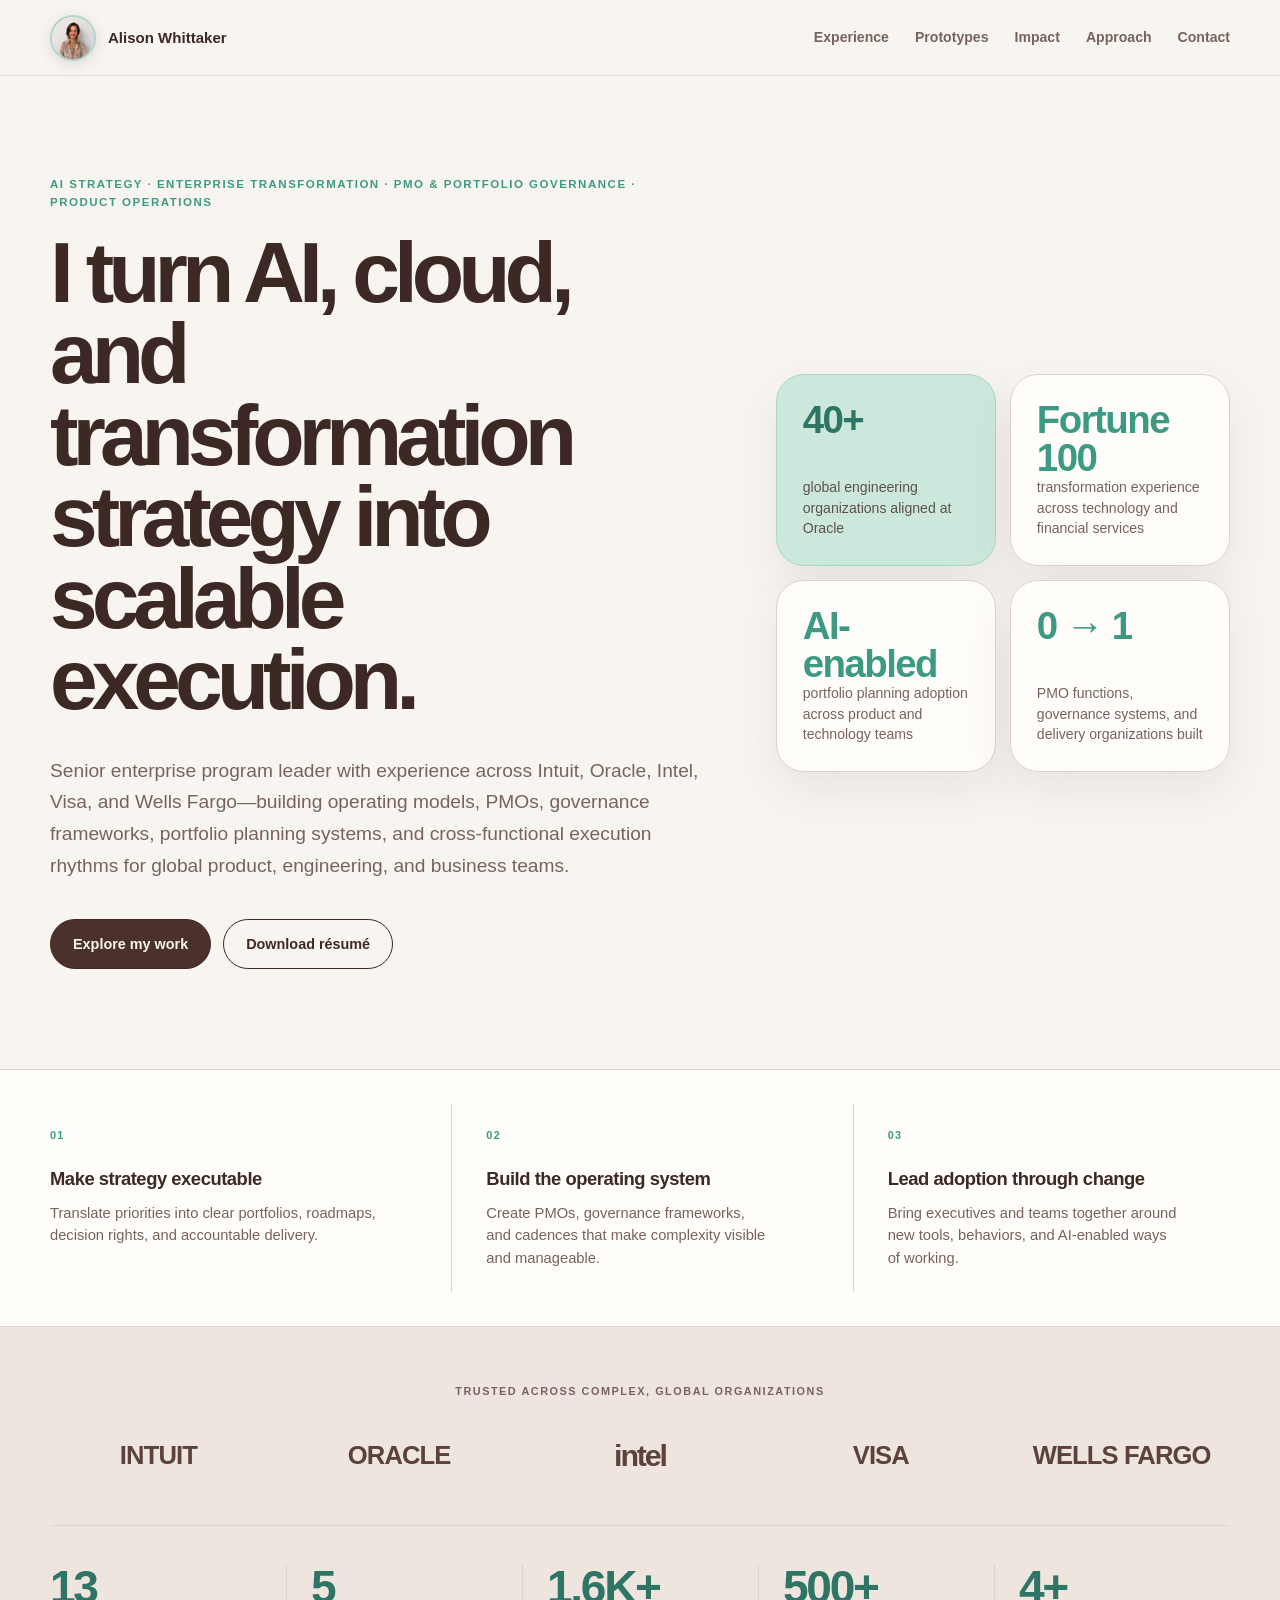
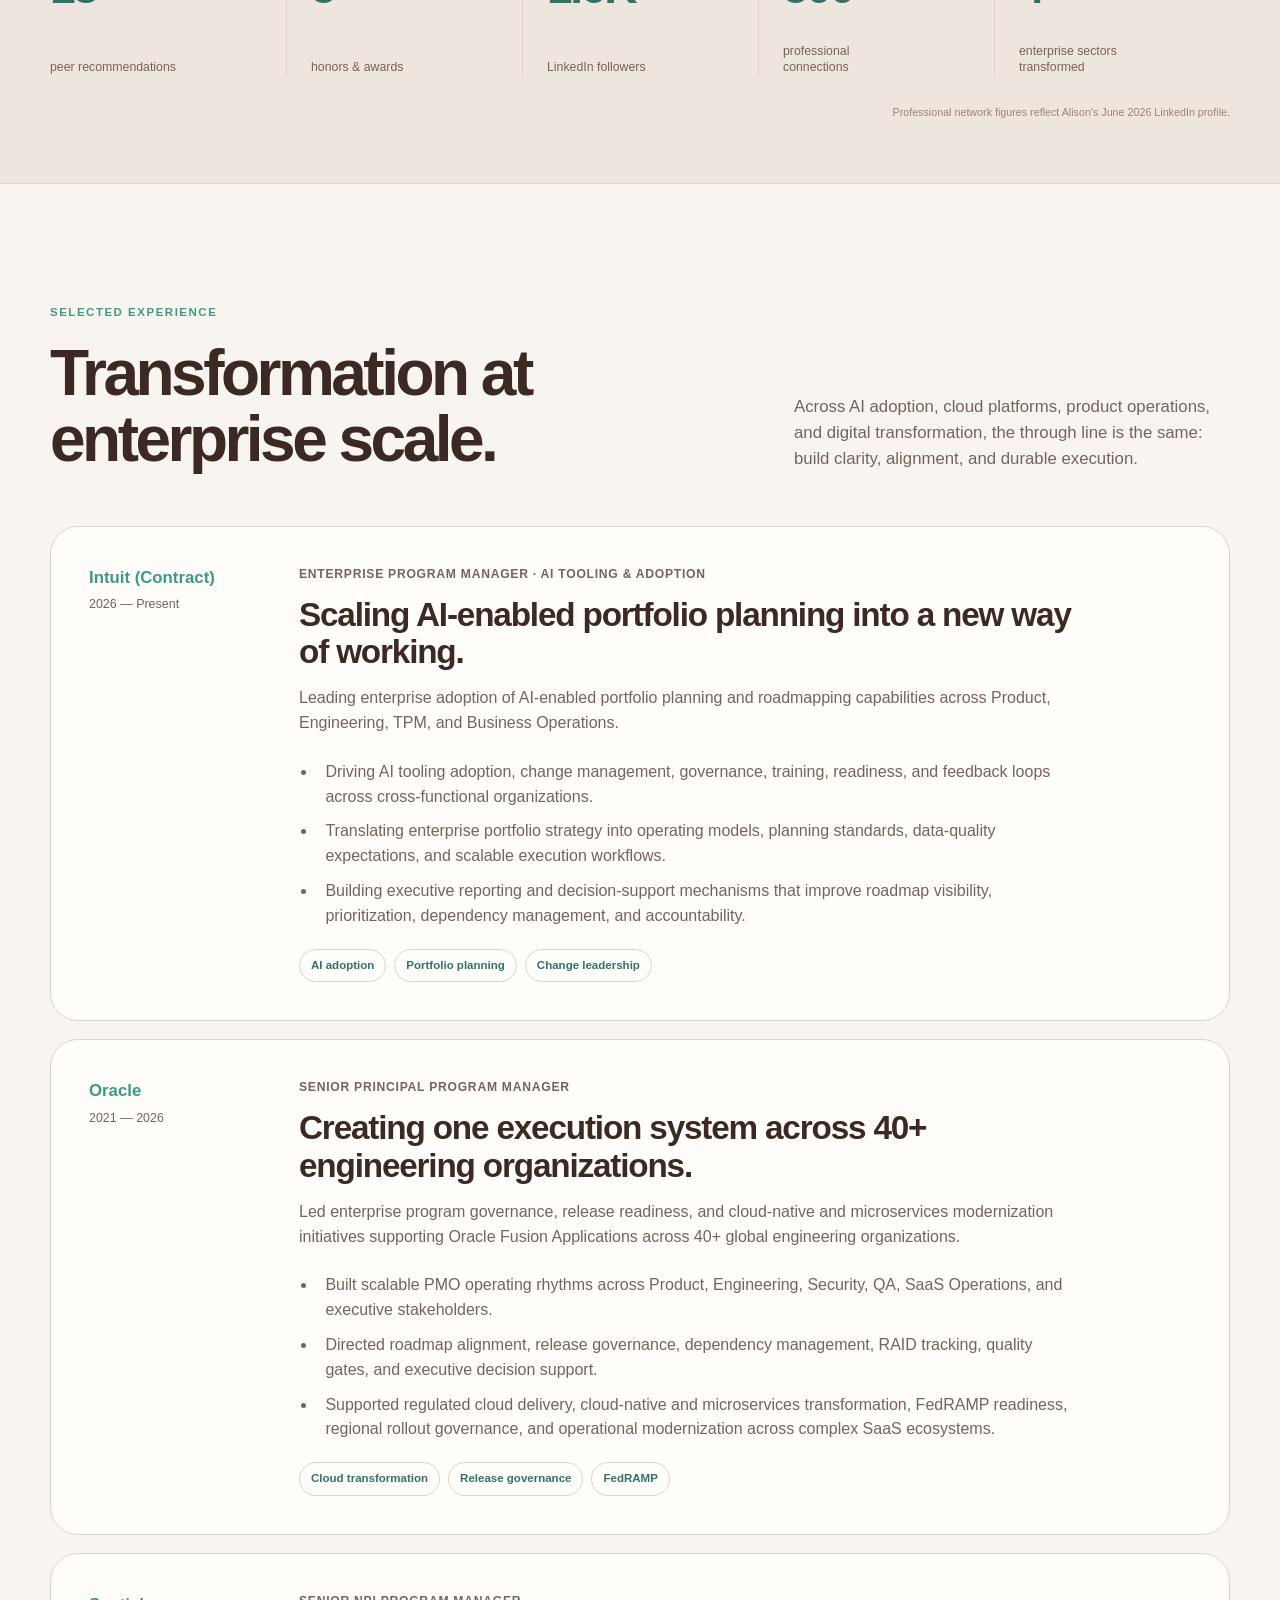
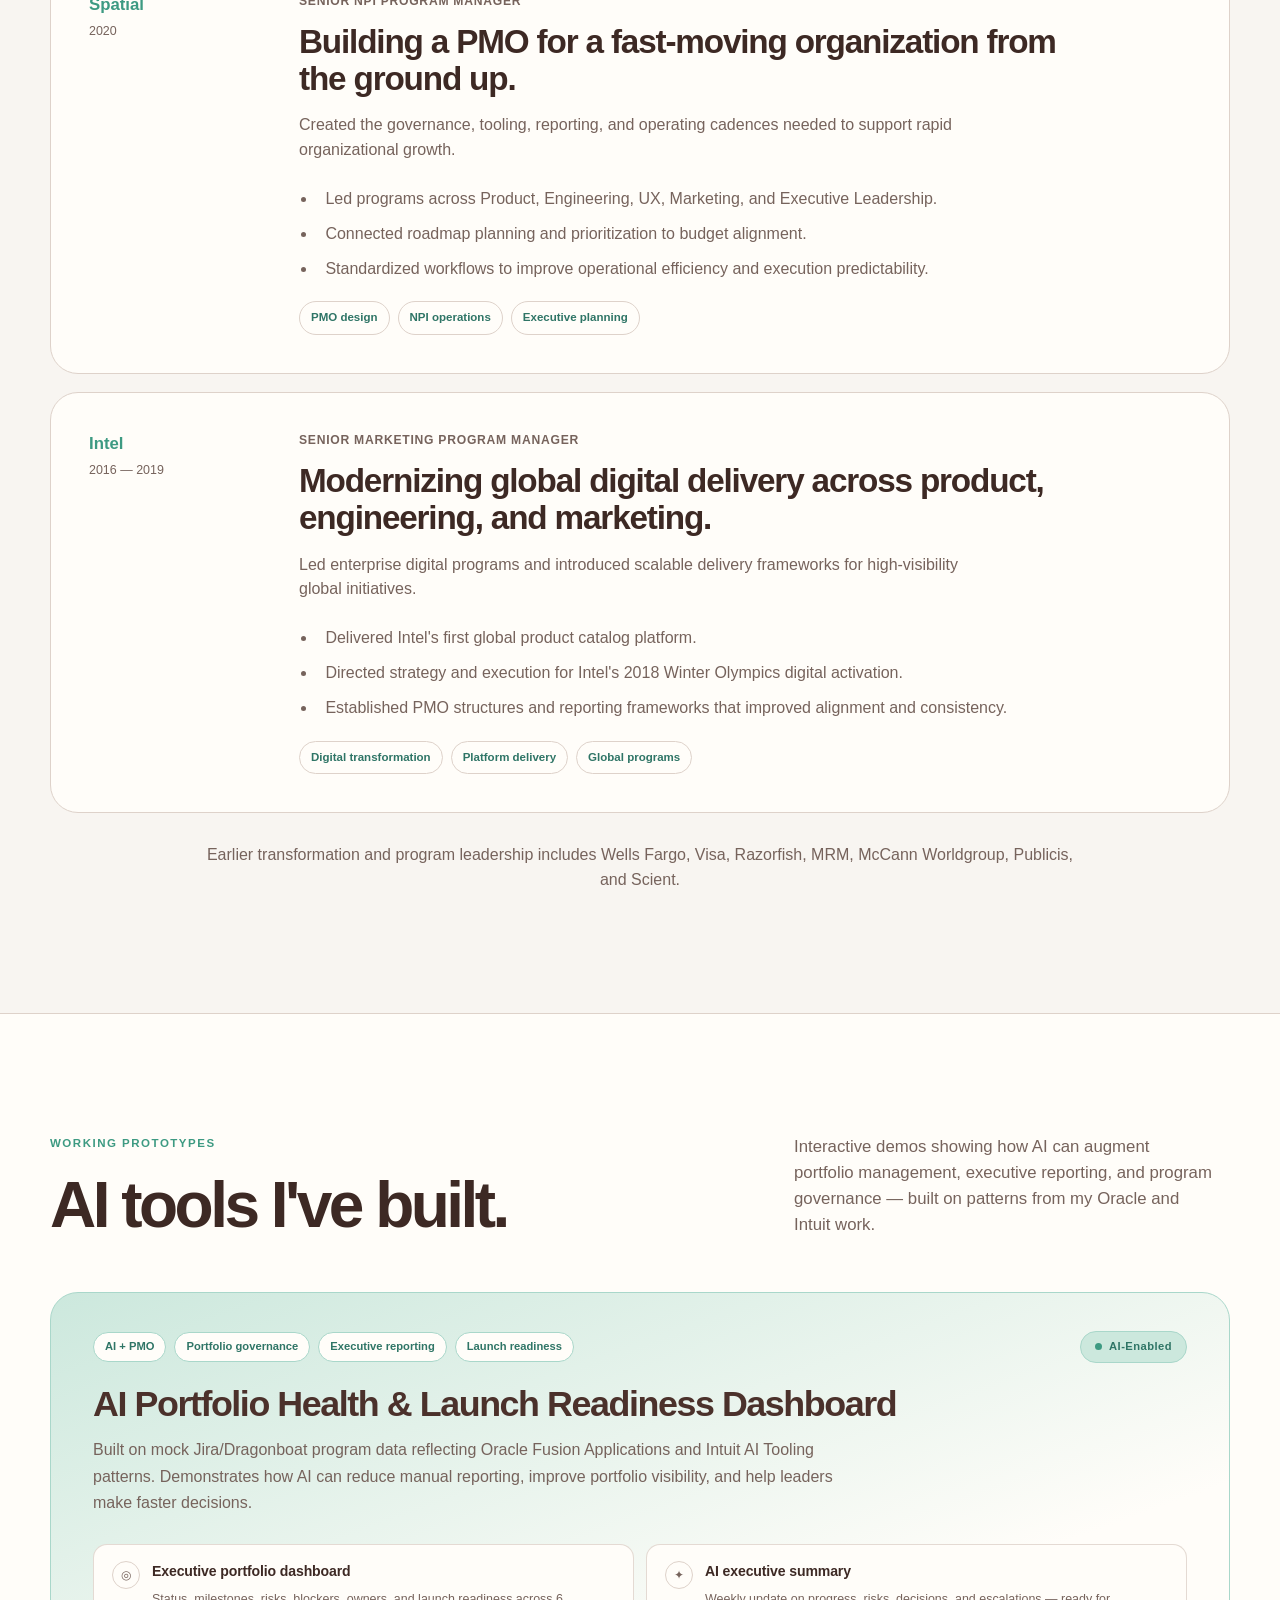
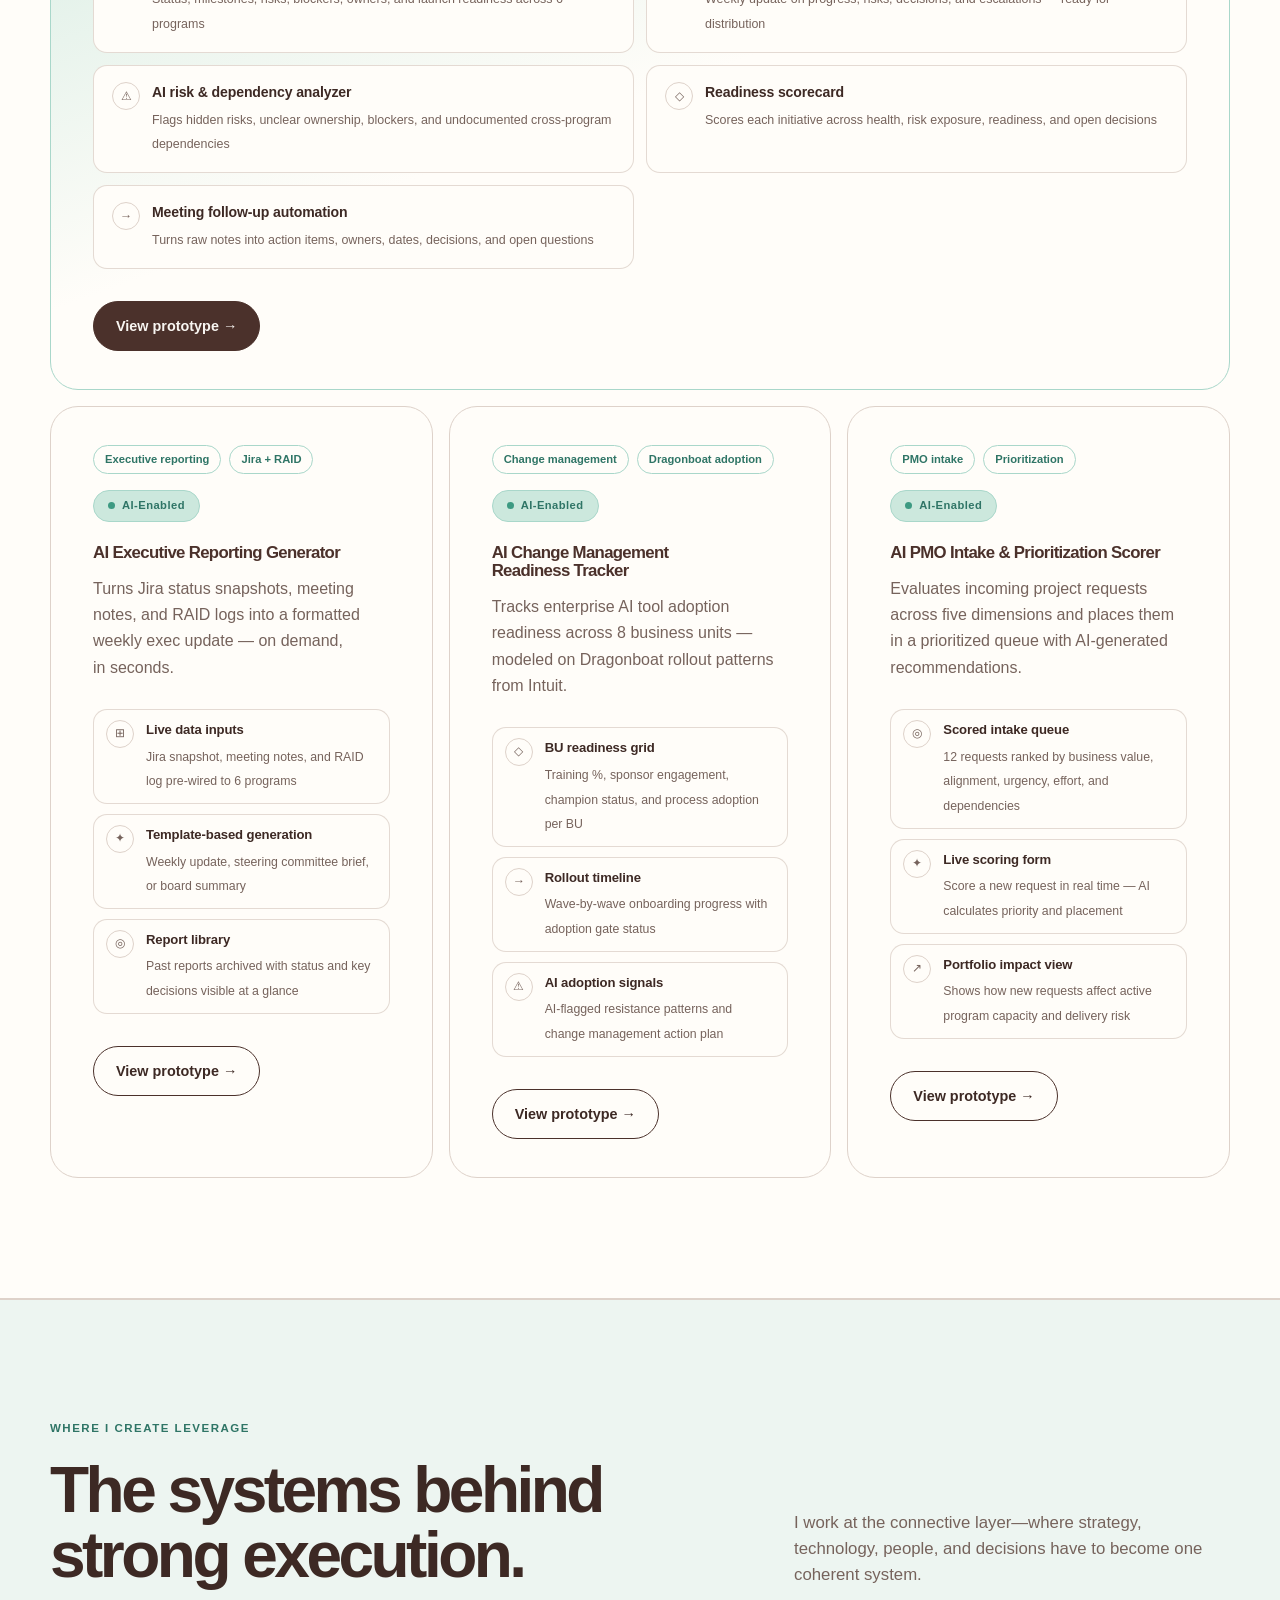
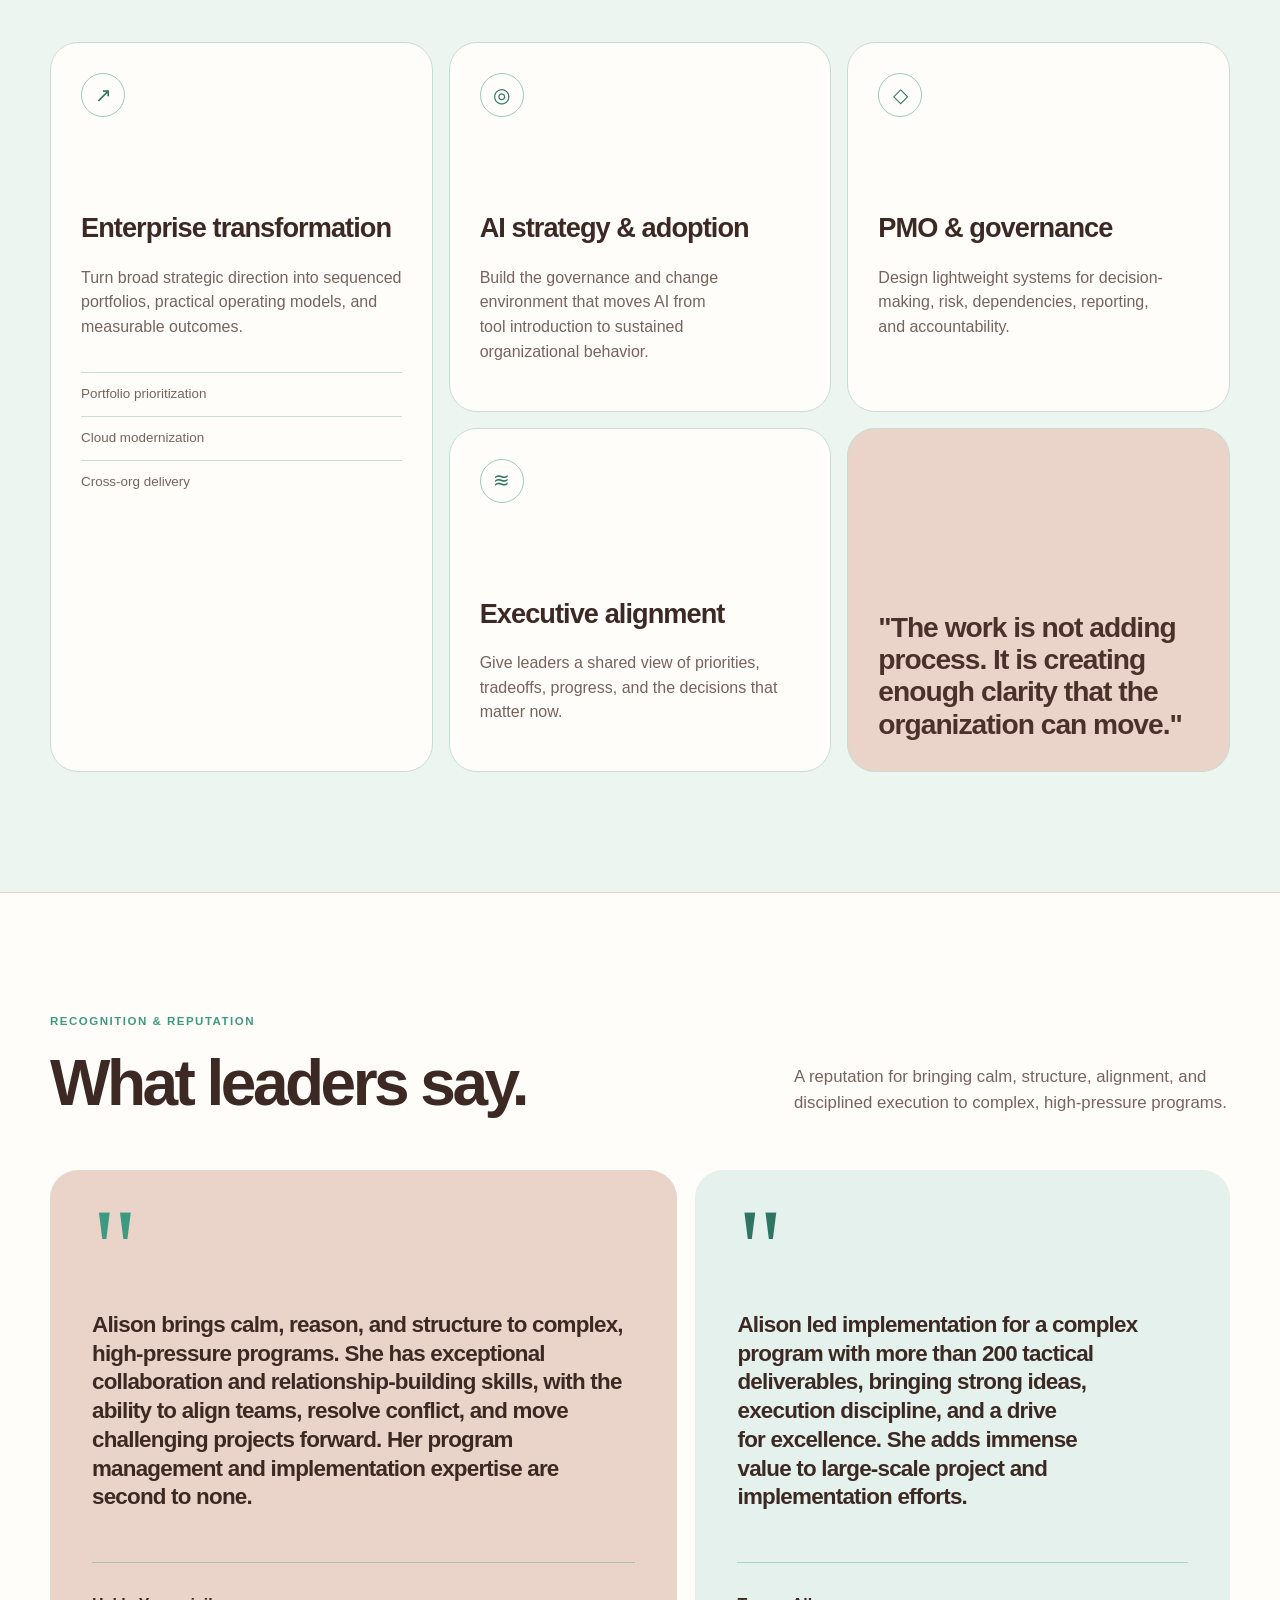
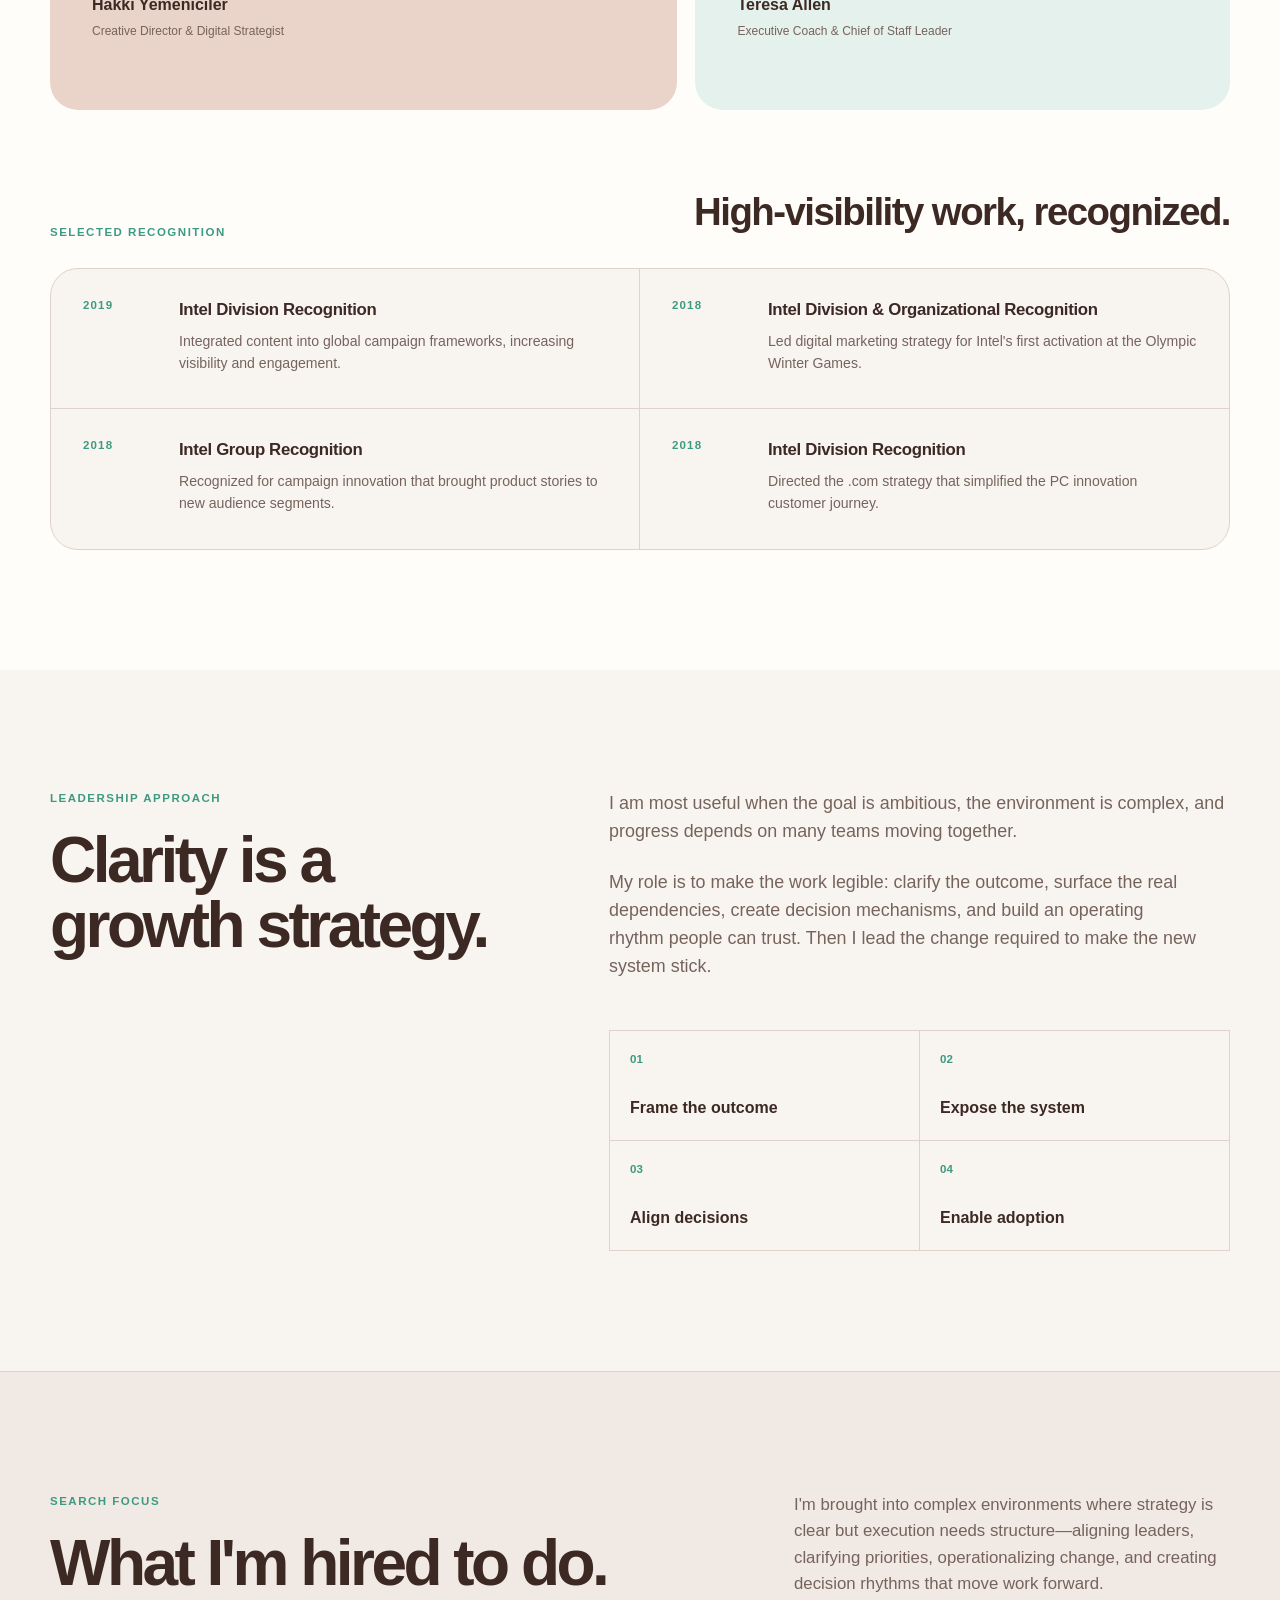
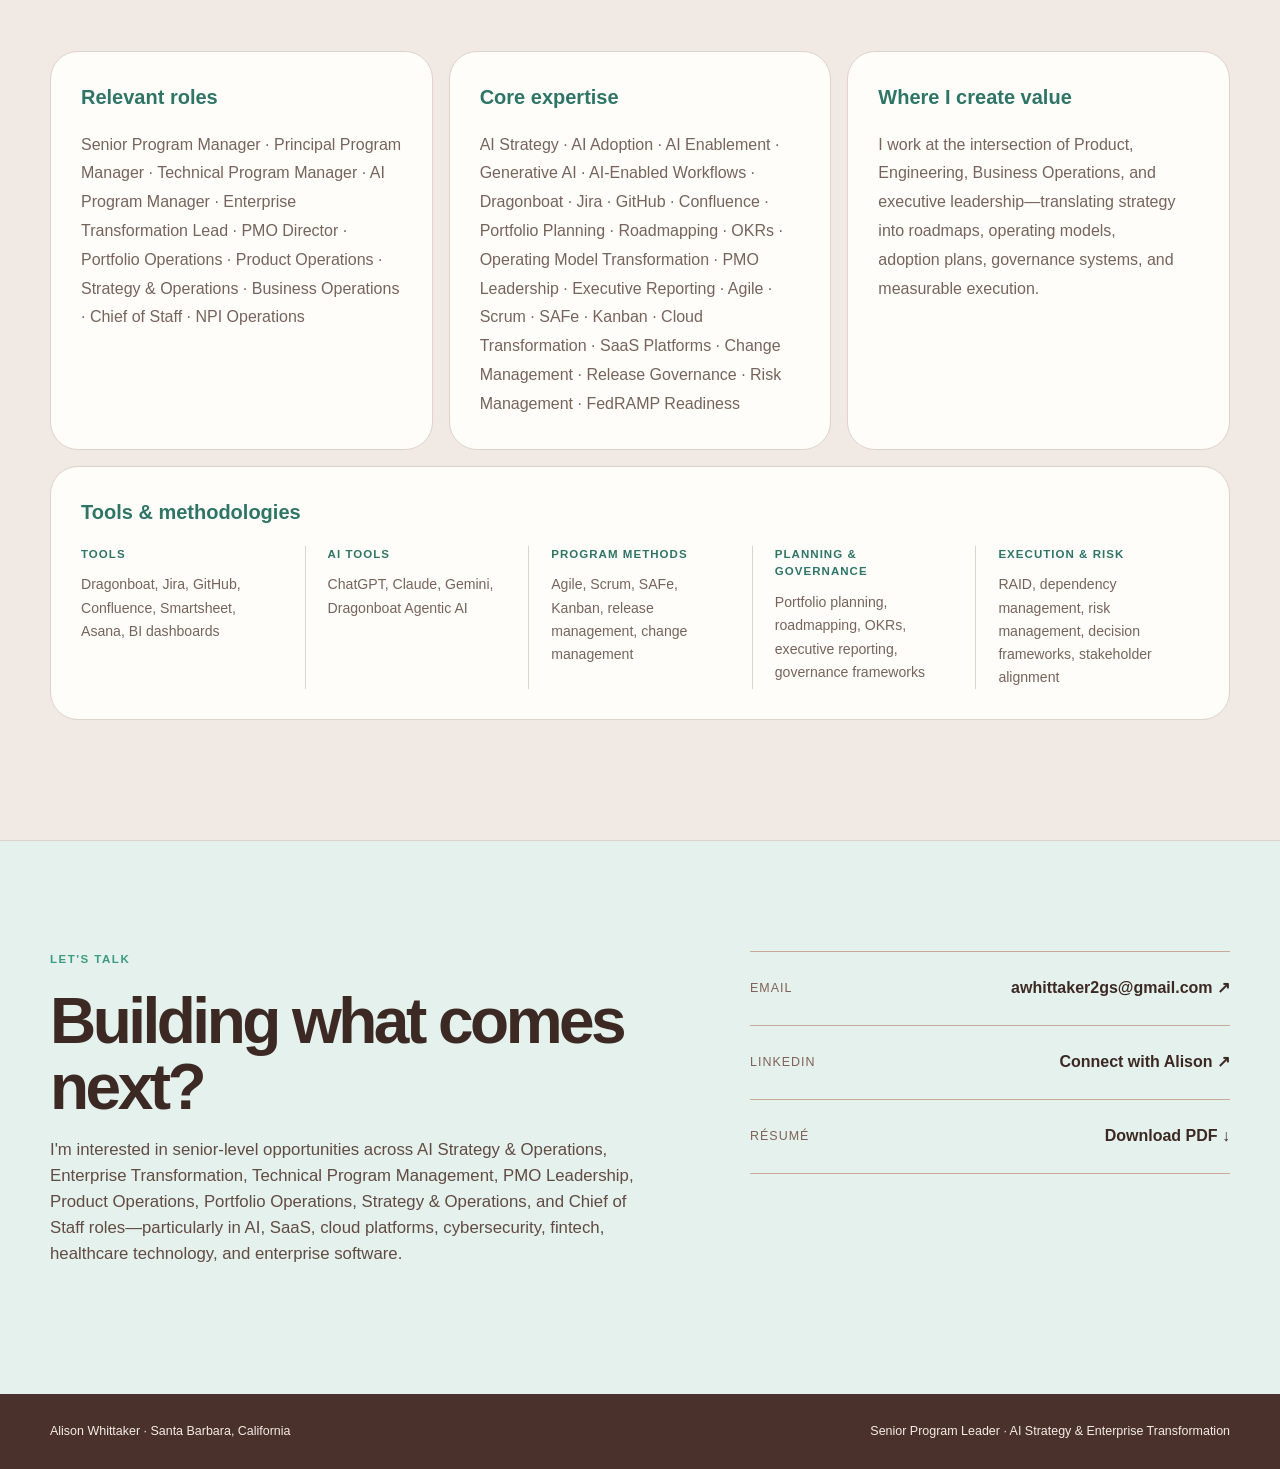
<file: index.html>
<!doctype html>
<html lang="en">
<head>
  <meta charset="utf-8">
  <meta name="viewport" content="width=device-width, initial-scale=1">
  <meta name="description" content="Alison Whittaker is an enterprise transformation and AI strategy leader with experience across Intuit, Oracle, Intel, Visa, and Wells Fargo. Expertise includes PMO leadership, portfolio governance, operating model design, AI adoption, cloud transformation, SaaS platforms, and executive program delivery.">
  <meta name="keywords" content="AI strategy, AI adoption, AI enablement, generative AI, ChatGPT, Claude, Gemini, Dragonboat Agentic AI, enterprise transformation, technical program management, senior program manager, principal program manager, PMO leadership, portfolio governance, product operations, portfolio operations, operating model design, Dragonboat, Jira, GitHub, Confluence, Smartsheet, Asana, BI dashboards, Agile, Scrum, SAFe, Kanban, OKRs, RAID, dependency management, risk management, decision frameworks, cloud transformation, SaaS platforms, change management, release governance, FedRAMP readiness">
  <meta property="og:title" content="Alison Whittaker | AI Strategy, Enterprise Transformation & PMO Leader">
  <meta property="og:description" content="Enterprise transformation and AI strategy leader turning complex technology strategy into scalable execution.">
  <meta property="og:image" content="alison-whittaker-profile.png">
  <title>Alison Whittaker | AI Strategy, Enterprise Transformation, PMO & Portfolio Operations Leader</title>
  <link rel="icon" type="image/png" href="alison-whittaker-profile.png">
  <link rel="stylesheet" href="styles.css">
  <script defer src="script.js"></script>
</head>
<body>
  <header class="site-header">
    <a class="wordmark" href="#top" aria-label="Alison Whittaker, home">
      <img class="wordmark-photo" src="alison-whittaker-profile.png" alt="Alison Whittaker">
      <span>Alison Whittaker</span>
    </a>
    <button class="menu-toggle" type="button" aria-expanded="false" aria-controls="site-nav">Menu</button>
    <nav id="site-nav" aria-label="Primary navigation">
      <a href="#experience">Experience</a>
      <a href="#prototypes">Prototypes</a>
      <a href="#impact">Impact</a>
      <a href="#approach">Approach</a>
      <a href="#contact">Contact</a>
    </nav>
  </header>

  <main id="top">
    <section class="hero wrap">
      <div class="hero-copy">
        <p class="eyebrow">AI strategy · Enterprise transformation · PMO &amp; portfolio governance · Product operations</p>
        <h1>I turn AI, cloud, and transformation strategy into scalable execution.</h1>
        <p class="hero-intro">Senior enterprise program leader with experience across Intuit, Oracle, Intel, Visa, and Wells Fargo—building operating models, PMOs, governance frameworks, portfolio planning systems, and cross-functional execution rhythms for global product, engineering, and business teams.</p>
        <div class="hero-actions">
          <a class="button button-primary" href="#experience">Explore my work</a>
          <a class="button button-secondary" href="Alison-Whittaker-Resume-2026.pdf" download>Download résumé</a>
        </div>
      </div>

      <aside class="proof-grid" aria-label="Career highlights">
        <div class="proof-card proof-card-featured">
          <strong>40+</strong>
          <span>global engineering organizations aligned at Oracle</span>
        </div>
        <div class="proof-card">
          <strong>Fortune 100</strong>
          <span>transformation experience across technology and financial services</span>
        </div>
        <div class="proof-card">
          <strong>AI-enabled</strong>
          <span>portfolio planning adoption across product and technology teams</span>
        </div>
        <div class="proof-card">
          <strong>0 → 1</strong>
          <span>PMO functions, governance systems, and delivery organizations built</span>
        </div>
      </aside>
    </section>

    <section class="pillars" aria-label="Leadership focus">
      <div class="wrap pillars-grid">
        <article>
          <span class="pillar-number">01</span>
          <h2>Make strategy executable</h2>
          <p>Translate priorities into clear portfolios, roadmaps, decision rights, and accountable delivery.</p>
        </article>
        <article>
          <span class="pillar-number">02</span>
          <h2>Build the operating system</h2>
          <p>Create PMOs, governance frameworks, and cadences that make complexity visible and manageable.</p>
        </article>
        <article>
          <span class="pillar-number">03</span>
          <h2>Lead adoption through change</h2>
          <p>Bring executives and teams together around new tools, behaviors, and AI-enabled ways of working.</p>
        </article>
      </div>
    </section>

    <section class="authority-section" aria-label="Professional credibility">
      <div class="wrap">
        <p class="authority-label">Trusted across complex, global organizations</p>
        <div class="brand-rail" aria-label="Selected organizations">
          <span>INTUIT</span>
          <span>ORACLE</span>
          <span>intel</span>
          <span>VISA</span>
          <span>WELLS FARGO</span>
        </div>
        <div class="authority-stats">
          <div>
            <strong>13</strong>
            <span>peer recommendations</span>
          </div>
          <div>
            <strong>5</strong>
            <span>honors &amp; awards</span>
          </div>
          <div>
            <strong>1.6K+</strong>
            <span>LinkedIn followers</span>
          </div>
          <div>
            <strong>500+</strong>
            <span>professional connections</span>
          </div>
          <div>
            <strong>4+</strong>
            <span>enterprise sectors transformed</span>
          </div>
        </div>
        <p class="source-note">Professional network figures reflect Alison's June 2026 LinkedIn profile.</p>
      </div>
    </section>

    <section class="section wrap" id="experience">
      <div class="section-heading">
        <div>
          <p class="eyebrow">Selected experience</p>
          <h2>Transformation at enterprise scale.</h2>
        </div>
        <p>Across AI adoption, cloud platforms, product operations, and digital transformation, the through line is the same: build clarity, alignment, and durable execution.</p>
      </div>

      <div class="experience-list">
        <article class="experience-card">
          <div class="experience-meta">
            <span class="company">Intuit (Contract)</span>
            <span>2026 — Present</span>
          </div>
          <div class="experience-main">
            <p class="role">Enterprise Program Manager · AI Tooling & Adoption</p>
            <h3>Scaling AI-enabled portfolio planning into a new way of working.</h3>
            <p>Leading enterprise adoption of AI-enabled portfolio planning and roadmapping capabilities across Product, Engineering, TPM, and Business Operations.</p>
            <ul>
              <li>Driving AI tooling adoption, change management, governance, training, readiness, and feedback loops across cross-functional organizations.</li>
              <li>Translating enterprise portfolio strategy into operating models, planning standards, data-quality expectations, and scalable execution workflows.</li>
              <li>Building executive reporting and decision-support mechanisms that improve roadmap visibility, prioritization, dependency management, and accountability.</li>
            </ul>
          </div>
          <div class="experience-tags">
            <span>AI adoption</span><span>Portfolio planning</span><span>Change leadership</span>
          </div>
        </article>

        <article class="experience-card">
          <div class="experience-meta">
            <span class="company">Oracle</span>
            <span>2021 — 2026</span>
          </div>
          <div class="experience-main">
            <p class="role">Senior Principal Program Manager</p>
            <h3>Creating one execution system across 40+ engineering organizations.</h3>
            <p>Led enterprise program governance, release readiness, and cloud-native and microservices modernization initiatives supporting Oracle Fusion Applications across 40+ global engineering organizations.</p>
            <ul>
              <li>Built scalable PMO operating rhythms across Product, Engineering, Security, QA, SaaS Operations, and executive stakeholders.</li>
              <li>Directed roadmap alignment, release governance, dependency management, RAID tracking, quality gates, and executive decision support.</li>
              <li>Supported regulated cloud delivery, cloud-native and microservices transformation, FedRAMP readiness, regional rollout governance, and operational modernization across complex SaaS ecosystems.</li>
            </ul>
          </div>
          <div class="experience-tags">
            <span>Cloud transformation</span><span>Release governance</span><span>FedRAMP</span>
          </div>
        </article>

        <article class="experience-card">
          <div class="experience-meta">
            <span class="company">Spatial</span>
            <span>2020</span>
          </div>
          <div class="experience-main">
            <p class="role">Senior NPI Program Manager</p>
            <h3>Building a PMO for a fast-moving organization from the ground up.</h3>
            <p>Created the governance, tooling, reporting, and operating cadences needed to support rapid organizational growth.</p>
            <ul>
              <li>Led programs across Product, Engineering, UX, Marketing, and Executive Leadership.</li>
              <li>Connected roadmap planning and prioritization to budget alignment.</li>
              <li>Standardized workflows to improve operational efficiency and execution predictability.</li>
            </ul>
          </div>
          <div class="experience-tags">
            <span>PMO design</span><span>NPI operations</span><span>Executive planning</span>
          </div>
        </article>

        <article class="experience-card">
          <div class="experience-meta">
            <span class="company">Intel</span>
            <span>2016 — 2019</span>
          </div>
          <div class="experience-main">
            <p class="role">Senior Marketing Program Manager</p>
            <h3>Modernizing global digital delivery across product, engineering, and marketing.</h3>
            <p>Led enterprise digital programs and introduced scalable delivery frameworks for high-visibility global initiatives.</p>
            <ul>
              <li>Delivered Intel's first global product catalog platform.</li>
              <li>Directed strategy and execution for Intel's 2018 Winter Olympics digital activation.</li>
              <li>Established PMO structures and reporting frameworks that improved alignment and consistency.</li>
            </ul>
          </div>
          <div class="experience-tags">
            <span>Digital transformation</span><span>Platform delivery</span><span>Global programs</span>
          </div>
        </article>
      </div>

      <p class="earlier-work">Earlier transformation and program leadership includes Wells Fargo, Visa, Razorfish, MRM, McCann Worldgroup, Publicis, and Scient.</p>
    </section>

    <!-- ── PROTOTYPES ─────────────────────────────────── -->
    <section class="section prototype-section" id="prototypes">
      <div class="wrap">
        <div class="section-heading">
          <div>
            <p class="eyebrow">Working prototypes</p>
            <h2>AI tools I've built.</h2>
          </div>
          <p>Interactive demos showing how AI can augment portfolio management, executive reporting, and program governance — built on patterns from my Oracle and Intuit work.</p>
        </div>

        <div class="prototype-grid">
          <article class="prototype-card prototype-card-main">
            <div class="prototype-card-top">
              <div class="prototype-tags-row">
                <span class="proto-tag">AI + PMO</span>
                <span class="proto-tag">Portfolio governance</span>
                <span class="proto-tag">Executive reporting</span>
                <span class="proto-tag">Launch readiness</span>
              </div>
              <div class="proto-ai-badge">
                <span class="proto-pulse"></span>AI-Enabled
              </div>
            </div>
            <h3>AI Portfolio Health &amp; Launch Readiness Dashboard</h3>
            <p>Built on mock Jira/Dragonboat program data reflecting Oracle Fusion Applications and Intuit AI Tooling patterns. Demonstrates how AI can reduce manual reporting, improve portfolio visibility, and help leaders make faster decisions.</p>
            <div class="prototype-features">
              <div class="pf-item">
                <span class="pf-icon">◎</span>
                <div>
                  <strong>Executive portfolio dashboard</strong>
                  <span>Status, milestones, risks, blockers, owners, and launch readiness across 6 programs</span>
                </div>
              </div>
              <div class="pf-item">
                <span class="pf-icon">✦</span>
                <div>
                  <strong>AI executive summary</strong>
                  <span>Weekly update on progress, risks, decisions, and escalations — ready for distribution</span>
                </div>
              </div>
              <div class="pf-item">
                <span class="pf-icon">⚠</span>
                <div>
                  <strong>AI risk &amp; dependency analyzer</strong>
                  <span>Flags hidden risks, unclear ownership, blockers, and undocumented cross-program dependencies</span>
                </div>
              </div>
              <div class="pf-item">
                <span class="pf-icon">◇</span>
                <div>
                  <strong>Readiness scorecard</strong>
                  <span>Scores each initiative across health, risk exposure, readiness, and open decisions</span>
                </div>
              </div>
              <div class="pf-item">
                <span class="pf-icon">→</span>
                <div>
                  <strong>Meeting follow-up automation</strong>
                  <span>Turns raw notes into action items, owners, dates, decisions, and open questions</span>
                </div>
              </div>
            </div>
            <a class="button button-primary prototype-cta" href="portfolio-dashboard.html">View prototype →</a>
          </article>
        </div>

        <div class="prototype-secondary-grid">

          <article class="prototype-card prototype-card-secondary">
            <div class="prototype-card-top">
              <div class="prototype-tags-row">
                <span class="proto-tag">Executive reporting</span>
                <span class="proto-tag">Jira + RAID</span>
              </div>
              <div class="proto-ai-badge">
                <span class="proto-pulse"></span>AI-Enabled
              </div>
            </div>
            <h3>AI Executive Reporting Generator</h3>
            <p>Turns Jira status snapshots, meeting notes, and RAID logs into a formatted weekly exec update — on demand, in seconds.</p>
            <div class="prototype-features pf-compact">
              <div class="pf-item">
                <span class="pf-icon">⊞</span>
                <div><strong>Live data inputs</strong><span>Jira snapshot, meeting notes, and RAID log pre-wired to 6 programs</span></div>
              </div>
              <div class="pf-item">
                <span class="pf-icon">✦</span>
                <div><strong>Template-based generation</strong><span>Weekly update, steering committee brief, or board summary</span></div>
              </div>
              <div class="pf-item">
                <span class="pf-icon">◎</span>
                <div><strong>Report library</strong><span>Past reports archived with status and key decisions visible at a glance</span></div>
              </div>
            </div>
            <a class="button button-secondary prototype-cta" href="exec-report-generator.html">View prototype →</a>
          </article>

          <article class="prototype-card prototype-card-secondary">
            <div class="prototype-card-top">
              <div class="prototype-tags-row">
                <span class="proto-tag">Change management</span>
                <span class="proto-tag">Dragonboat adoption</span>
              </div>
              <div class="proto-ai-badge">
                <span class="proto-pulse"></span>AI-Enabled
              </div>
            </div>
            <h3>AI Change Management Readiness Tracker</h3>
            <p>Tracks enterprise AI tool adoption readiness across 8 business units — modeled on Dragonboat rollout patterns from Intuit.</p>
            <div class="prototype-features pf-compact">
              <div class="pf-item">
                <span class="pf-icon">◇</span>
                <div><strong>BU readiness grid</strong><span>Training %, sponsor engagement, champion status, and process adoption per BU</span></div>
              </div>
              <div class="pf-item">
                <span class="pf-icon">→</span>
                <div><strong>Rollout timeline</strong><span>Wave-by-wave onboarding progress with adoption gate status</span></div>
              </div>
              <div class="pf-item">
                <span class="pf-icon">⚠</span>
                <div><strong>AI adoption signals</strong><span>AI-flagged resistance patterns and change management action plan</span></div>
              </div>
            </div>
            <a class="button button-secondary prototype-cta" href="change-readiness-tracker.html">View prototype →</a>
          </article>

          <article class="prototype-card prototype-card-secondary">
            <div class="prototype-card-top">
              <div class="prototype-tags-row">
                <span class="proto-tag">PMO intake</span>
                <span class="proto-tag">Prioritization</span>
              </div>
              <div class="proto-ai-badge">
                <span class="proto-pulse"></span>AI-Enabled
              </div>
            </div>
            <h3>AI PMO Intake &amp; Prioritization Scorer</h3>
            <p>Evaluates incoming project requests across five dimensions and places them in a prioritized queue with AI-generated recommendations.</p>
            <div class="prototype-features pf-compact">
              <div class="pf-item">
                <span class="pf-icon">◎</span>
                <div><strong>Scored intake queue</strong><span>12 requests ranked by business value, alignment, urgency, effort, and dependencies</span></div>
              </div>
              <div class="pf-item">
                <span class="pf-icon">✦</span>
                <div><strong>Live scoring form</strong><span>Score a new request in real time — AI calculates priority and placement</span></div>
              </div>
              <div class="pf-item">
                <span class="pf-icon">↗</span>
                <div><strong>Portfolio impact view</strong><span>Shows how new requests affect active program capacity and delivery risk</span></div>
              </div>
            </div>
            <a class="button button-secondary prototype-cta" href="pmo-intake-scorer.html">View prototype →</a>
          </article>

        </div>
      </div>
    </section>

    <section class="section impact-section" id="impact">
      <div class="wrap">
        <div class="section-heading">
          <div>
            <p class="eyebrow">Where I create leverage</p>
            <h2>The systems behind strong execution.</h2>
          </div>
          <p>I work at the connective layer—where strategy, technology, people, and decisions have to become one coherent system.</p>
        </div>

        <div class="impact-grid">
          <article class="impact-card impact-card-large">
            <span class="impact-icon">↗</span>
            <h3>Enterprise transformation</h3>
            <p>Turn broad strategic direction into sequenced portfolios, practical operating models, and measurable outcomes.</p>
            <ul><li>Portfolio prioritization</li><li>Cloud modernization</li><li>Cross-org delivery</li></ul>
          </article>
          <article class="impact-card">
            <span class="impact-icon">◎</span>
            <h3>AI strategy & adoption</h3>
            <p>Build the governance and change environment that moves AI from tool introduction to sustained organizational behavior.</p>
          </article>
          <article class="impact-card">
            <span class="impact-icon">◇</span>
            <h3>PMO & governance</h3>
            <p>Design lightweight systems for decision-making, risk, dependencies, reporting, and accountability.</p>
          </article>
          <article class="impact-card">
            <span class="impact-icon">≋</span>
            <h3>Executive alignment</h3>
            <p>Give leaders a shared view of priorities, tradeoffs, progress, and the decisions that matter now.</p>
          </article>
          <article class="impact-card impact-card-accent">
            <p class="quote">"The work is not adding process. It is creating enough clarity that the organization can move."</p>
          </article>
        </div>
      </div>
    </section>

    <section class="section recognition-section">
      <div class="wrap">
        <div class="section-heading">
          <div>
            <p class="eyebrow">Recognition &amp; reputation</p>
            <h2>What leaders say.</h2>
          </div>
          <p>A reputation for bringing calm, structure, alignment, and disciplined execution to complex, high-pressure programs.</p>
        </div>

        <div class="recognition-layout">
          <blockquote class="testimonial-card">
            <span class="quote-mark" aria-hidden="true">"</span>
            <p>Alison brings calm, reason, and structure to complex, high-pressure programs. She has exceptional collaboration and relationship-building skills, with the ability to align teams, resolve conflict, and move challenging projects forward. Her program management and implementation expertise are second to none.</p>
            <footer>
              <strong>Hakkı Yemeniciler</strong>
              <span>Creative Director &amp; Digital Strategist</span>
            </footer>
          </blockquote>

          <blockquote class="testimonial-card testimonial-card-secondary">
            <span class="quote-mark" aria-hidden="true">"</span>
            <p>Alison led implementation for a complex program with more than 200 tactical deliverables, bringing strong ideas, execution discipline, and a drive for excellence. She adds immense value to large-scale project and implementation efforts.</p>
            <footer>
              <strong>Teresa Allen</strong>
              <span>Executive Coach &amp; Chief of Staff Leader</span>
            </footer>
          </blockquote>
        </div>

        <div class="awards-heading">
          <p class="eyebrow">Selected recognition</p>
          <h3>High-visibility work, recognized.</h3>
        </div>

        <div class="award-list">
            <article>
              <span class="award-year">2019</span>
              <div>
                <h3>Intel Division Recognition</h3>
                <p>Integrated content into global campaign frameworks, increasing visibility and engagement.</p>
              </div>
            </article>
            <article>
              <span class="award-year">2018</span>
              <div>
                <h3>Intel Division &amp; Organizational Recognition</h3>
                <p>Led digital marketing strategy for Intel's first activation at the Olympic Winter Games.</p>
              </div>
            </article>
            <article>
              <span class="award-year">2018</span>
              <div>
                <h3>Intel Group Recognition</h3>
                <p>Recognized for campaign innovation that brought product stories to new audience segments.</p>
              </div>
            </article>
            <article>
              <span class="award-year">2018</span>
              <div>
                <h3>Intel Division Recognition</h3>
                <p>Directed the .com strategy that simplified the PC innovation customer journey.</p>
              </div>
            </article>
        </div>
      </div>
    </section>

    <section class="section wrap approach-section" id="approach">
      <div class="approach-intro">
        <p class="eyebrow">Leadership approach</p>
        <h2>Clarity is a growth strategy.</h2>
      </div>
      <div class="approach-copy">
        <p>I am most useful when the goal is ambitious, the environment is complex, and progress depends on many teams moving together.</p>
        <p>My role is to make the work legible: clarify the outcome, surface the real dependencies, create decision mechanisms, and build an operating rhythm people can trust. Then I lead the change required to make the new system stick.</p>
        <div class="approach-steps">
          <div><strong>01</strong><span>Frame the outcome</span></div>
          <div><strong>02</strong><span>Expose the system</span></div>
          <div><strong>03</strong><span>Align decisions</span></div>
          <div><strong>04</strong><span>Enable adoption</span></div>
        </div>
      </div>
    </section>

    <section class="section search-section" id="search-focus">
      <div class="wrap">
        <div class="section-heading">
          <div>
            <p class="eyebrow">Search focus</p>
            <h2>What I'm hired to do.</h2>
          </div>
          <p>I'm brought into complex environments where strategy is clear but execution needs structure—aligning leaders, clarifying priorities, operationalizing change, and creating decision rhythms that move work forward.</p>
        </div>
        <div class="search-grid">
          <article>
            <h3>Relevant roles</h3>
            <p>Senior Program Manager · Principal Program Manager · Technical Program Manager · AI Program Manager · Enterprise Transformation Lead · PMO Director · Portfolio Operations · Product Operations · Strategy &amp; Operations · Business Operations · Chief of Staff · NPI Operations</p>
          </article>
          <article>
            <h3>Core expertise</h3>
            <p>AI Strategy · AI Adoption · AI Enablement · Generative AI · AI-Enabled Workflows · Dragonboat · Jira · GitHub · Confluence · Portfolio Planning · Roadmapping · OKRs · Operating Model Transformation · PMO Leadership · Executive Reporting · Agile · Scrum · SAFe · Kanban · Cloud Transformation · SaaS Platforms · Change Management · Release Governance · Risk Management · FedRAMP Readiness</p>
          </article>
          <article>
            <h3>Where I create value</h3>
            <p>I work at the intersection of Product, Engineering, Business Operations, and executive leadership—translating strategy into roadmaps, operating models, adoption plans, governance systems, and measurable execution.</p>
          </article>
          <article class="tools-card">
            <h3>Tools &amp; methodologies</h3>
            <dl class="tools-list">
              <div>
                <dt>Tools</dt>
                <dd>Dragonboat, Jira, GitHub, Confluence, Smartsheet, Asana, BI dashboards</dd>
              </div>
              <div>
                <dt>AI tools</dt>
                <dd>ChatGPT, Claude, Gemini, Dragonboat Agentic AI</dd>
              </div>
              <div>
                <dt>Program methods</dt>
                <dd>Agile, Scrum, SAFe, Kanban, release management, change management</dd>
              </div>
              <div>
                <dt>Planning &amp; governance</dt>
                <dd>Portfolio planning, roadmapping, OKRs, executive reporting, governance frameworks</dd>
              </div>
              <div>
                <dt>Execution &amp; risk</dt>
                <dd>RAID, dependency management, risk management, decision frameworks, stakeholder alignment</dd>
              </div>
            </dl>
          </article>
        </div>
      </div>
    </section>

    <section class="contact-section" id="contact">
      <div class="wrap contact-grid">
        <div>
          <p class="eyebrow">Let's talk</p>
          <h2>Building what comes next?</h2>
          <p>I'm interested in senior-level opportunities across AI Strategy &amp; Operations, Enterprise Transformation, Technical Program Management, PMO Leadership, Product Operations, Portfolio Operations, Strategy &amp; Operations, and Chief of Staff roles—particularly in AI, SaaS, cloud platforms, cybersecurity, fintech, healthcare technology, and enterprise software.</p>
        </div>
        <div class="contact-actions">
          <a class="contact-link" href="mailto:awhittaker2gs@gmail.com">
            <span>Email</span>
            <strong>awhittaker2gs@gmail.com ↗</strong>
          </a>
          <a class="contact-link" href="https://www.linkedin.com/in/alisoncwhittaker/" target="_blank" rel="noreferrer">
            <span>LinkedIn</span>
            <strong>Connect with Alison ↗</strong>
          </a>
          <a class="contact-link" href="Alison-Whittaker-Resume-2026.pdf" download>
            <span>Résumé</span>
            <strong>Download PDF ↓</strong>
          </a>
        </div>
      </div>
    </section>
  </main>

  <footer>
    <div class="wrap footer-inner">
      <p>Alison Whittaker · Santa Barbara, California</p>
      <p>Senior Program Leader · AI Strategy & Enterprise Transformation</p>
    </div>
  </footer>
</body>
</html>
</file>
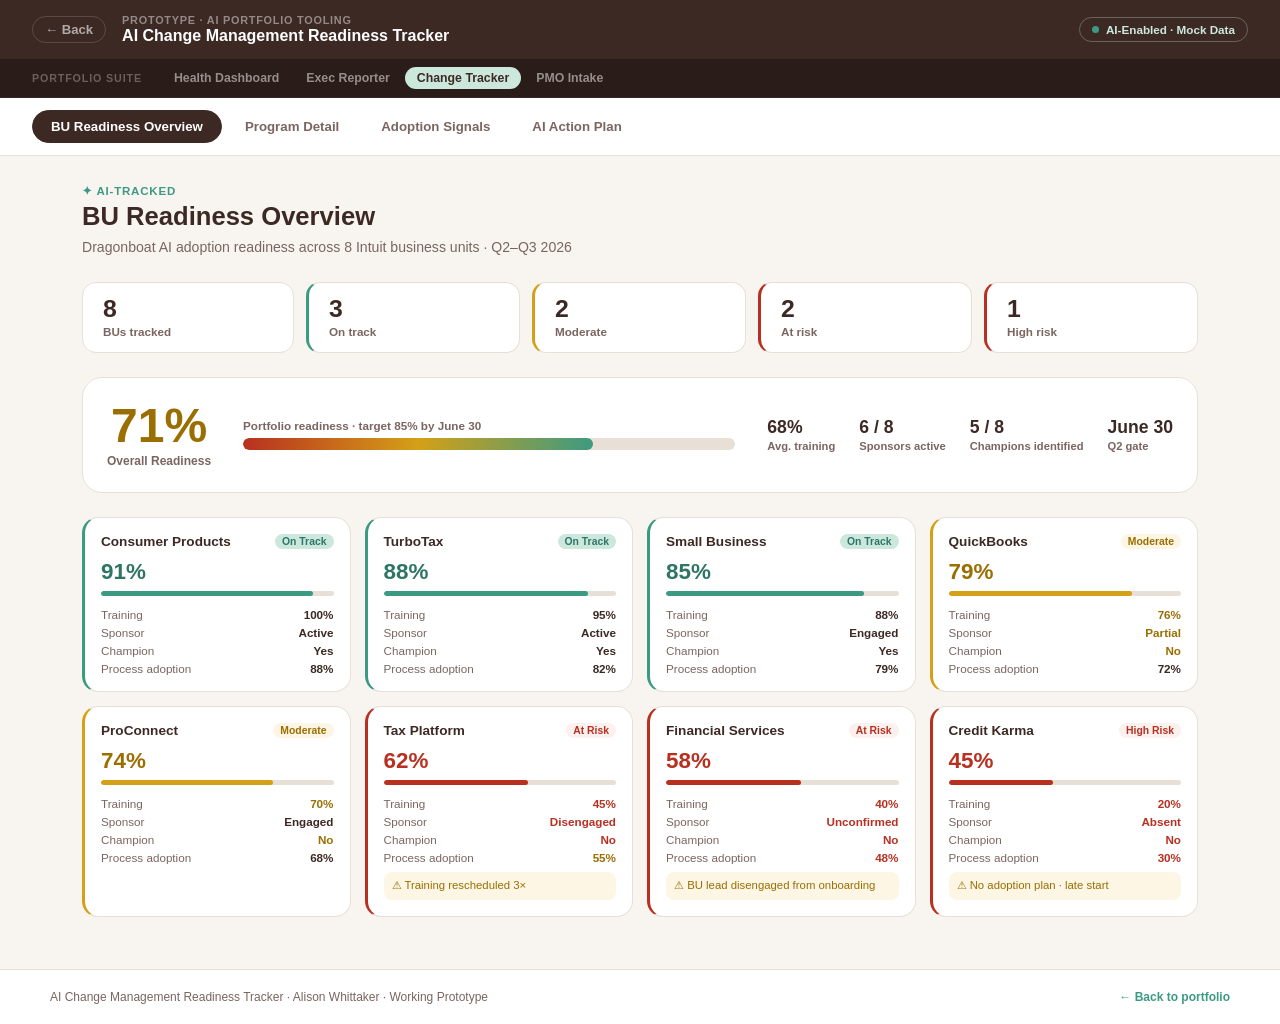
<file: change-readiness-tracker.html>
<!DOCTYPE html>
<html lang="en">
<head>
  <meta charset="UTF-8">
  <meta name="viewport" content="width=device-width, initial-scale=1.0">
  <title>AI Change Management Readiness Tracker · Alison Whittaker</title>
  <style>
    :root {
      --ink:#3d2924; --accent:#3d9a82; --forest:#2f7566; --lime:#cce8dd;
      --paper:#f8f5f1; --surface:#fff; --line:#e8e0d6; --muted:#7a6560;
      --red:#b83020; --amber:#9a6e00; --red-soft:#fdf1ef; --amber-soft:#fdf6e4;
      --radius:20px;
    }
    *{box-sizing:border-box;margin:0;padding:0;}
    body{font-family:-apple-system,BlinkMacSystemFont,'Segoe UI',sans-serif;background:var(--paper);color:var(--ink);min-height:100vh;display:flex;flex-direction:column;}

    .proto-header{display:flex;justify-content:space-between;align-items:center;padding:14px 32px;background:var(--ink);gap:20px;}
    .ph-left{display:flex;align-items:center;gap:16px;}
    .ph-back{color:rgba(255,255,255,.6);text-decoration:none;font-size:.82rem;font-weight:600;border:1px solid rgba(255,255,255,.15);padding:5px 12px;border-radius:99px;transition:all .15s;white-space:nowrap;}
    .ph-back:hover{color:#fff;border-color:rgba(255,255,255,.35);}
    .ph-meta{display:flex;flex-direction:column;gap:1px;}
    .ph-eyebrow{font-size:.68rem;font-weight:700;letter-spacing:.07em;text-transform:uppercase;color:rgba(255,255,255,.45);}
    .ph-title{font-size:1rem;font-weight:700;color:#fff;}
    .ph-badge{display:flex;align-items:center;gap:7px;font-size:.73rem;font-weight:700;color:var(--lime);border:1px solid rgba(204,232,221,.3);padding:5px 12px;border-radius:99px;white-space:nowrap;}
    .ai-pulse{width:7px;height:7px;border-radius:50%;background:var(--accent);animation:pulse 2s ease-in-out infinite;}
    @keyframes pulse{0%,100%{opacity:1}50%{opacity:.3}}

    .suite-bar{display:flex;align-items:center;gap:20px;padding:8px 32px;background:#2a1c18;border-bottom:1px solid rgba(255,255,255,.06);overflow-x:auto;}
    .sb-label{font-size:.67rem;font-weight:800;letter-spacing:.08em;color:rgba(255,255,255,.3);text-transform:uppercase;white-space:nowrap;flex-shrink:0;}
    .sb-links{display:flex;gap:3px;}
    .sb-link{font-size:.77rem;font-weight:600;color:rgba(255,255,255,.5);padding:4px 12px;border-radius:99px;text-decoration:none;transition:all .15s;white-space:nowrap;}
    .sb-link:hover{color:rgba(255,255,255,.85);background:rgba(255,255,255,.08);}
    .sb-link.active{color:var(--ink);background:var(--lime);}

    .tab-bar{display:flex;gap:4px;padding:12px 32px;background:var(--surface);border-bottom:1px solid var(--line);overflow-x:auto;}
    .tab-btn{padding:8px 18px;border:1px solid transparent;border-radius:99px;background:none;font-size:.83rem;font-weight:600;color:var(--muted);cursor:pointer;transition:all .15s;white-space:nowrap;}
    .tab-btn:hover{color:var(--ink);background:var(--paper);}
    .tab-btn.active{background:var(--ink);color:#fff;border-color:var(--ink);}

    .proto-main{flex:1;padding:28px 32px;max-width:1180px;width:100%;margin:0 auto;}
    .tab-panel{display:none;}
    .tab-panel.active{display:block;}

    .panel-header{margin-bottom:24px;}
    .panel-eyebrow{font-size:.72rem;font-weight:700;letter-spacing:.07em;text-transform:uppercase;color:var(--accent);margin-bottom:4px;}
    .panel-title{font-size:1.6rem;font-weight:800;color:var(--ink);margin-bottom:6px;}
    .panel-sub{font-size:.88rem;color:var(--muted);line-height:1.5;}

    .stats-row{display:flex;gap:12px;margin-bottom:24px;flex-wrap:wrap;}
    .stat-card{background:var(--surface);border:1px solid var(--line);border-radius:14px;padding:14px 20px;display:flex;flex-direction:column;gap:3px;min-width:110px;flex:1;}
    .stat-val{font-size:1.55rem;font-weight:800;color:var(--ink);line-height:1;}
    .stat-lbl{font-size:.73rem;color:var(--muted);font-weight:600;}
    .s-red{border-left:3px solid var(--red);}
    .s-amber{border-left:3px solid #d4a017;}
    .s-green{border-left:3px solid var(--accent);}

    /* Overall readiness meter */
    .readiness-hero{background:var(--surface);border:1px solid var(--line);border-radius:var(--radius);padding:24px;margin-bottom:24px;display:flex;align-items:center;gap:32px;flex-wrap:wrap;}
    .rh-score{display:flex;flex-direction:column;align-items:center;gap:4px;flex-shrink:0;}
    .rh-num{font-size:3rem;font-weight:900;color:var(--amber);line-height:1;}
    .rh-label{font-size:.75rem;font-weight:700;color:var(--muted);}
    .rh-bar-wrap{flex:1;min-width:200px;}
    .rh-bar-label{font-size:.73rem;font-weight:700;color:var(--muted);margin-bottom:6px;}
    .rh-bar{height:12px;background:var(--line);border-radius:99px;overflow:hidden;}
    .rh-fill{height:100%;border-radius:99px;background:linear-gradient(90deg,var(--red) 0%,#d4a017 50%,var(--accent) 100%);}
    .rh-detail{display:flex;gap:24px;flex-wrap:wrap;}
    .rh-d-item{display:flex;flex-direction:column;gap:2px;}
    .rh-d-val{font-size:1.1rem;font-weight:800;color:var(--ink);}
    .rh-d-lbl{font-size:.7rem;color:var(--muted);font-weight:600;}

    /* BU grid */
    .bu-grid{display:grid;grid-template-columns:repeat(4,1fr);gap:14px;margin-bottom:24px;}
    .bu-card{background:var(--surface);border:1px solid var(--line);border-radius:16px;padding:16px;border-left:3px solid var(--line);}
    .bu-card.bc-on{border-left-color:var(--accent);}
    .bu-card.bc-mod{border-left-color:#d4a017;}
    .bu-card.bc-risk{border-left-color:var(--red);}
    .bu-top{display:flex;align-items:flex-start;justify-content:space-between;gap:8px;margin-bottom:10px;}
    .bu-name{font-size:.85rem;font-weight:800;color:var(--ink);}
    .bu-badge{font-size:.65rem;font-weight:700;padding:2px 7px;border-radius:99px;white-space:nowrap;}
    .bb-on{background:var(--lime);color:var(--forest);}
    .bb-mod{background:var(--amber-soft);color:var(--amber);}
    .bb-risk{background:var(--red-soft);color:var(--red);}
    .bu-score{font-size:1.4rem;font-weight:900;margin-bottom:6px;}
    .bu-bar{height:5px;background:var(--line);border-radius:99px;overflow:hidden;margin-bottom:12px;}
    .bu-fill{height:100%;border-radius:99px;}
    .bf-g{background:var(--accent);}
    .bf-a{background:#d4a017;}
    .bf-r{background:var(--red);}
    .bu-dims{display:flex;flex-direction:column;gap:5px;}
    .bu-dim{display:flex;align-items:center;justify-content:space-between;font-size:.73rem;}
    .bd-lbl{color:var(--muted);}
    .bd-val{font-weight:700;color:var(--ink);}
    .bd-val.dv-bad{color:var(--red);}
    .bd-val.dv-warn{color:var(--amber);}
    .bu-flag{display:flex;align-items:flex-start;gap:5px;margin-top:8px;padding:6px 8px;background:var(--amber-soft);border-radius:8px;}
    .bu-flag span{font-size:.71rem;color:var(--amber);line-height:1.4;}

    /* Timeline (program detail) */
    .prog-detail-grid{display:grid;grid-template-columns:1fr 1fr;gap:20px;margin-bottom:24px;}
    .pd-card{background:var(--surface);border:1px solid var(--line);border-radius:var(--radius);padding:22px;}
    .pd-card-full{grid-column:1/-1;}
    .pd-title{font-size:.92rem;font-weight:800;color:var(--ink);margin-bottom:4px;}
    .pd-sub{font-size:.78rem;color:var(--muted);margin-bottom:16px;}
    .wave-list{display:flex;flex-direction:column;gap:0;}
    .wave-item{display:flex;align-items:flex-start;gap:14px;padding:12px 0;border-bottom:1px solid var(--line);}
    .wave-item:last-child{border-bottom:none;}
    .wave-dot-col{display:flex;flex-direction:column;align-items:center;gap:0;flex-shrink:0;padding-top:4px;}
    .wave-dot{width:12px;height:12px;border-radius:50%;border:2px solid var(--line);}
    .wd-done{background:var(--accent);border-color:var(--accent);}
    .wd-active{background:#fff;border-color:var(--accent);box-shadow:0 0 0 3px rgba(61,154,130,.2);}
    .wd-risk{background:#fff;border-color:var(--red);}
    .wd-pend{background:#fff;border-color:var(--line);}
    .wave-line{width:2px;flex:1;background:var(--line);min-height:20px;}
    .wave-body{flex:1;}
    .wb-wave{font-size:.7rem;font-weight:700;color:var(--muted);margin-bottom:2px;}
    .wb-title{font-size:.86rem;font-weight:800;color:var(--ink);margin-bottom:4px;}
    .wb-bus{display:flex;gap:5px;flex-wrap:wrap;margin-bottom:4px;}
    .wb-bu{font-size:.68rem;font-weight:700;padding:2px 7px;border-radius:99px;background:var(--lime);color:var(--forest);}
    .wb-bu.wbu-risk{background:var(--red-soft);color:var(--red);}
    .wb-date{font-size:.73rem;color:var(--muted);}

    /* Adoption signals */
    .signals-grid{display:grid;grid-template-columns:repeat(3,1fr);gap:16px;margin-bottom:24px;}
    .sig-card{background:var(--surface);border:1px solid var(--line);border-radius:16px;padding:18px;}
    .sig-header{display:flex;align-items:center;justify-content:space-between;margin-bottom:14px;}
    .sig-title{font-size:.82rem;font-weight:800;color:var(--ink);}
    .sig-badge{font-size:.67rem;font-weight:700;padding:2px 7px;border-radius:99px;}
    .sb-pos{background:var(--lime);color:var(--forest);}
    .sb-neg{background:var(--red-soft);color:var(--red);}
    .sb-warn{background:var(--amber-soft);color:var(--amber);}
    .sig-rows{display:flex;flex-direction:column;gap:10px;}
    .sig-row{display:flex;flex-direction:column;gap:4px;}
    .sr-label{font-size:.73rem;color:var(--muted);display:flex;justify-content:space-between;}
    .sr-bar{height:6px;background:var(--line);border-radius:99px;overflow:hidden;}
    .sr-fill{height:100%;border-radius:99px;}
    .sfg{background:var(--accent);}
    .sfa{background:#d4a017;}
    .sfr{background:var(--red);}
    .ai-flag-list{display:flex;flex-direction:column;gap:10px;}
    .ai-flag{display:flex;gap:12px;align-items:flex-start;padding:14px;background:var(--amber-soft);border:1px solid #f0c27f;border-radius:12px;}
    .af-icon{font-size:1rem;flex-shrink:0;margin-top:1px;}
    .af-title{font-size:.83rem;font-weight:800;color:var(--ink);margin-bottom:3px;}
    .af-body{font-size:.78rem;color:var(--muted);line-height:1.5;}
    .ai-tag{font-size:.62rem;font-weight:800;padding:1px 6px;border-radius:4px;background:var(--lime);color:var(--forest);margin-left:6px;vertical-align:middle;}

    /* Action plan */
    .action-list{display:flex;flex-direction:column;gap:14px;}
    .action-card{background:var(--surface);border:1px solid var(--line);border-radius:var(--radius);padding:20px;border-left:3px solid var(--red);}
    .action-card.ac-warn{border-left-color:#d4a017;}
    .ac-top{display:flex;align-items:flex-start;justify-content:space-between;gap:12px;margin-bottom:12px;flex-wrap:wrap;}
    .ac-bu{font-size:.92rem;font-weight:800;color:var(--ink);}
    .ac-score{font-size:.8rem;color:var(--muted);}
    .ac-items{display:flex;flex-direction:column;gap:8px;}
    .ac-item{display:flex;gap:10px;align-items:flex-start;}
    .ac-num{width:20px;height:20px;border-radius:50%;background:var(--ink);color:#fff;font-size:.7rem;font-weight:800;display:flex;align-items:center;justify-content:center;flex-shrink:0;margin-top:1px;}
    .ac-text{font-size:.84rem;color:var(--muted);line-height:1.5;}
    .ac-text strong{color:var(--ink);}
    .ac-deadline{display:inline-flex;align-items:center;gap:5px;margin-top:6px;font-size:.72rem;font-weight:700;color:var(--red);background:var(--red-soft);padding:3px 9px;border-radius:99px;}

    footer{padding:20px 32px;border-top:1px solid var(--line);background:var(--surface);margin-top:auto;}
    footer .fi{display:flex;justify-content:space-between;align-items:center;gap:20px;max-width:1180px;margin:0 auto;}
    footer p{font-size:.75rem;color:var(--muted);}
    footer a{font-size:.75rem;color:var(--accent);font-weight:700;text-decoration:none;}

    @media(max-width:1100px){.bu-grid{grid-template-columns:repeat(2,1fr);}}
    @media(max-width:900px){
      .proto-header,.suite-bar,.tab-bar,.proto-main{padding-left:16px;padding-right:16px;}
      .bu-grid{grid-template-columns:1fr 1fr;}
      .signals-grid{grid-template-columns:1fr;}
      .prog-detail-grid{grid-template-columns:1fr;}
    }
    @media(max-width:600px){.bu-grid{grid-template-columns:1fr;}}
  </style>
</head>
<body>

  <header class="proto-header">
    <div class="ph-left">
      <a class="ph-back" href="index.html">← Back</a>
      <div class="ph-meta">
        <p class="ph-eyebrow">Prototype · AI Portfolio Tooling</p>
        <p class="ph-title">AI Change Management Readiness Tracker</p>
      </div>
    </div>
    <div class="ph-badge"><span class="ai-pulse"></span>AI-Enabled · Mock Data</div>
  </header>

  <nav class="suite-bar">
    <span class="sb-label">Portfolio Suite</span>
    <div class="sb-links">
      <a href="portfolio-dashboard.html" class="sb-link">Health Dashboard</a>
      <a href="exec-report-generator.html" class="sb-link">Exec Reporter</a>
      <a href="change-readiness-tracker.html" class="sb-link active">Change Tracker</a>
      <a href="pmo-intake-scorer.html" class="sb-link">PMO Intake</a>
    </div>
  </nav>

  <nav class="tab-bar" role="tablist">
    <button class="tab-btn active" data-tab="overview" role="tab" aria-selected="true">BU Readiness Overview</button>
    <button class="tab-btn" data-tab="program" role="tab" aria-selected="false">Program Detail</button>
    <button class="tab-btn" data-tab="signals" role="tab" aria-selected="false">Adoption Signals</button>
    <button class="tab-btn" data-tab="action" role="tab" aria-selected="false">AI Action Plan</button>
  </nav>

  <main class="proto-main">

    <!-- ══ BU OVERVIEW ══ -->
    <div class="tab-panel active" id="tab-overview" role="tabpanel">
      <div class="panel-header">
        <p class="panel-eyebrow">✦ AI-Tracked</p>
        <h1 class="panel-title">BU Readiness Overview</h1>
        <p class="panel-sub">Dragonboat AI adoption readiness across 8 Intuit business units · Q2–Q3 2026</p>
      </div>

      <div class="stats-row">
        <div class="stat-card">
          <span class="stat-val">8</span><p class="stat-lbl">BUs tracked</p>
        </div>
        <div class="stat-card s-green">
          <span class="stat-val">3</span><p class="stat-lbl">On track</p>
        </div>
        <div class="stat-card s-amber">
          <span class="stat-val">2</span><p class="stat-lbl">Moderate</p>
        </div>
        <div class="stat-card s-red">
          <span class="stat-val">2</span><p class="stat-lbl">At risk</p>
        </div>
        <div class="stat-card s-red">
          <span class="stat-val">1</span><p class="stat-lbl">High risk</p>
        </div>
      </div>

      <div class="readiness-hero">
        <div class="rh-score">
          <span class="rh-num">71%</span>
          <span class="rh-label">Overall Readiness</span>
        </div>
        <div class="rh-bar-wrap">
          <p class="rh-bar-label">Portfolio readiness · target 85% by June 30</p>
          <div class="rh-bar"><div class="rh-fill" style="width:71%"></div></div>
        </div>
        <div class="rh-detail">
          <div class="rh-d-item"><span class="rh-d-val">68%</span><span class="rh-d-lbl">Avg. training</span></div>
          <div class="rh-d-item"><span class="rh-d-val">6 / 8</span><span class="rh-d-lbl">Sponsors active</span></div>
          <div class="rh-d-item"><span class="rh-d-val">5 / 8</span><span class="rh-d-lbl">Champions identified</span></div>
          <div class="rh-d-item"><span class="rh-d-val">June 30</span><span class="rh-d-lbl">Q2 gate</span></div>
        </div>
      </div>

      <div class="bu-grid">

        <!-- Consumer Products -->
        <div class="bu-card bc-on">
          <div class="bu-top">
            <span class="bu-name">Consumer Products</span>
            <span class="bu-badge bb-on">On Track</span>
          </div>
          <div class="bu-score" style="color:var(--forest)">91%</div>
          <div class="bu-bar"><div class="bu-fill bf-g" style="width:91%"></div></div>
          <div class="bu-dims">
            <div class="bu-dim"><span class="bd-lbl">Training</span><span class="bd-val">100%</span></div>
            <div class="bu-dim"><span class="bd-lbl">Sponsor</span><span class="bd-val">Active</span></div>
            <div class="bu-dim"><span class="bd-lbl">Champion</span><span class="bd-val">Yes</span></div>
            <div class="bu-dim"><span class="bd-lbl">Process adoption</span><span class="bd-val">88%</span></div>
          </div>
        </div>

        <!-- TurboTax -->
        <div class="bu-card bc-on">
          <div class="bu-top">
            <span class="bu-name">TurboTax</span>
            <span class="bu-badge bb-on">On Track</span>
          </div>
          <div class="bu-score" style="color:var(--forest)">88%</div>
          <div class="bu-bar"><div class="bu-fill bf-g" style="width:88%"></div></div>
          <div class="bu-dims">
            <div class="bu-dim"><span class="bd-lbl">Training</span><span class="bd-val">95%</span></div>
            <div class="bu-dim"><span class="bd-lbl">Sponsor</span><span class="bd-val">Active</span></div>
            <div class="bu-dim"><span class="bd-lbl">Champion</span><span class="bd-val">Yes</span></div>
            <div class="bu-dim"><span class="bd-lbl">Process adoption</span><span class="bd-val">82%</span></div>
          </div>
        </div>

        <!-- Small Business -->
        <div class="bu-card bc-on">
          <div class="bu-top">
            <span class="bu-name">Small Business</span>
            <span class="bu-badge bb-on">On Track</span>
          </div>
          <div class="bu-score" style="color:var(--forest)">85%</div>
          <div class="bu-bar"><div class="bu-fill bf-g" style="width:85%"></div></div>
          <div class="bu-dims">
            <div class="bu-dim"><span class="bd-lbl">Training</span><span class="bd-val">88%</span></div>
            <div class="bu-dim"><span class="bd-lbl">Sponsor</span><span class="bd-val">Engaged</span></div>
            <div class="bu-dim"><span class="bd-lbl">Champion</span><span class="bd-val">Yes</span></div>
            <div class="bu-dim"><span class="bd-lbl">Process adoption</span><span class="bd-val">79%</span></div>
          </div>
        </div>

        <!-- QuickBooks -->
        <div class="bu-card bc-mod">
          <div class="bu-top">
            <span class="bu-name">QuickBooks</span>
            <span class="bu-badge bb-mod">Moderate</span>
          </div>
          <div class="bu-score" style="color:var(--amber)">79%</div>
          <div class="bu-bar"><div class="bu-fill bf-a" style="width:79%"></div></div>
          <div class="bu-dims">
            <div class="bu-dim"><span class="bd-lbl">Training</span><span class="bd-val dv-warn">76%</span></div>
            <div class="bu-dim"><span class="bd-lbl">Sponsor</span><span class="bd-val dv-warn">Partial</span></div>
            <div class="bu-dim"><span class="bd-lbl">Champion</span><span class="bd-val dv-warn">No</span></div>
            <div class="bu-dim"><span class="bd-lbl">Process adoption</span><span class="bd-val">72%</span></div>
          </div>
        </div>

        <!-- ProConnect -->
        <div class="bu-card bc-mod">
          <div class="bu-top">
            <span class="bu-name">ProConnect</span>
            <span class="bu-badge bb-mod">Moderate</span>
          </div>
          <div class="bu-score" style="color:var(--amber)">74%</div>
          <div class="bu-bar"><div class="bu-fill bf-a" style="width:74%"></div></div>
          <div class="bu-dims">
            <div class="bu-dim"><span class="bd-lbl">Training</span><span class="bd-val dv-warn">70%</span></div>
            <div class="bu-dim"><span class="bd-lbl">Sponsor</span><span class="bd-val">Engaged</span></div>
            <div class="bu-dim"><span class="bd-lbl">Champion</span><span class="bd-val dv-warn">No</span></div>
            <div class="bu-dim"><span class="bd-lbl">Process adoption</span><span class="bd-val">68%</span></div>
          </div>
        </div>

        <!-- Tax Platform -->
        <div class="bu-card bc-risk">
          <div class="bu-top">
            <span class="bu-name">Tax Platform</span>
            <span class="bu-badge bb-risk">At Risk</span>
          </div>
          <div class="bu-score" style="color:var(--red)">62%</div>
          <div class="bu-bar"><div class="bu-fill bf-r" style="width:62%"></div></div>
          <div class="bu-dims">
            <div class="bu-dim"><span class="bd-lbl">Training</span><span class="bd-val dv-bad">45%</span></div>
            <div class="bu-dim"><span class="bd-lbl">Sponsor</span><span class="bd-val dv-bad">Disengaged</span></div>
            <div class="bu-dim"><span class="bd-lbl">Champion</span><span class="bd-val dv-bad">No</span></div>
            <div class="bu-dim"><span class="bd-lbl">Process adoption</span><span class="bd-val dv-warn">55%</span></div>
          </div>
          <div class="bu-flag"><span>⚠ Training rescheduled 3×</span></div>
        </div>

        <!-- Financial Services -->
        <div class="bu-card bc-risk">
          <div class="bu-top">
            <span class="bu-name">Financial Services</span>
            <span class="bu-badge bb-risk">At Risk</span>
          </div>
          <div class="bu-score" style="color:var(--red)">58%</div>
          <div class="bu-bar"><div class="bu-fill bf-r" style="width:58%"></div></div>
          <div class="bu-dims">
            <div class="bu-dim"><span class="bd-lbl">Training</span><span class="bd-val dv-bad">40%</span></div>
            <div class="bu-dim"><span class="bd-lbl">Sponsor</span><span class="bd-val dv-bad">Unconfirmed</span></div>
            <div class="bu-dim"><span class="bd-lbl">Champion</span><span class="bd-val dv-bad">No</span></div>
            <div class="bu-dim"><span class="bd-lbl">Process adoption</span><span class="bd-val dv-bad">48%</span></div>
          </div>
          <div class="bu-flag"><span>⚠ BU lead disengaged from onboarding</span></div>
        </div>

        <!-- Credit Karma -->
        <div class="bu-card bc-risk">
          <div class="bu-top">
            <span class="bu-name">Credit Karma</span>
            <span class="bu-badge bb-risk">High Risk</span>
          </div>
          <div class="bu-score" style="color:var(--red)">45%</div>
          <div class="bu-bar"><div class="bu-fill bf-r" style="width:45%"></div></div>
          <div class="bu-dims">
            <div class="bu-dim"><span class="bd-lbl">Training</span><span class="bd-val dv-bad">20%</span></div>
            <div class="bu-dim"><span class="bd-lbl">Sponsor</span><span class="bd-val dv-bad">Absent</span></div>
            <div class="bu-dim"><span class="bd-lbl">Champion</span><span class="bd-val dv-bad">No</span></div>
            <div class="bu-dim"><span class="bd-lbl">Process adoption</span><span class="bd-val dv-bad">30%</span></div>
          </div>
          <div class="bu-flag"><span>⚠ No adoption plan · late start</span></div>
        </div>

      </div>
    </div>

    <!-- ══ PROGRAM DETAIL ══ -->
    <div class="tab-panel" id="tab-program" role="tabpanel">
      <div class="panel-header">
        <p class="panel-eyebrow">Program View</p>
        <h1 class="panel-title">Program Detail</h1>
        <p class="panel-sub">Rollout timeline and per-BU progress for programs driving change adoption.</p>
      </div>

      <div class="prog-detail-grid">

        <div class="pd-card pd-card-full">
          <p class="pd-title">AI Portfolio Planning Rollout — Dragonboat Adoption Timeline</p>
          <p class="pd-sub">Intuit · Owner: Alison Whittaker · Q2 2026 milestone: June 30 · 6 of 8 BUs onboarded</p>
          <div class="wave-list">
            <div class="wave-item">
              <div class="wave-dot-col"><div class="wave-dot wd-done"></div><div class="wave-line"></div></div>
              <div class="wave-body">
                <p class="wb-wave">Wave 1 · May 2026</p>
                <p class="wb-title">Pilot — Consumer Products &amp; TurboTax</p>
                <div class="wb-bus"><span class="wb-bu">Consumer Products</span><span class="wb-bu">TurboTax</span></div>
                <p class="wb-date">✓ Complete · 100% trained · Champions active</p>
              </div>
            </div>
            <div class="wave-item">
              <div class="wave-dot-col"><div class="wave-dot wd-done"></div><div class="wave-line"></div></div>
              <div class="wave-body">
                <p class="wb-wave">Wave 2 · June 1–14, 2026</p>
                <p class="wb-title">Small Business, QuickBooks &amp; ProConnect</p>
                <div class="wb-bus"><span class="wb-bu">Small Business</span><span class="wb-bu">QuickBooks</span><span class="wb-bu">ProConnect</span></div>
                <p class="wb-date">✓ Onboarded · Training 76–88% · No champions in QB/ProConnect</p>
              </div>
            </div>
            <div class="wave-item">
              <div class="wave-dot-col"><div class="wave-dot wd-active"></div><div class="wave-line"></div></div>
              <div class="wave-body">
                <p class="wb-wave">Wave 3 · June 28, 2026 — Q2 Milestone</p>
                <p class="wb-title">Tax Platform &amp; Financial Services</p>
                <div class="wb-bus"><span class="wb-bu wbu-risk">Tax Platform</span><span class="wb-bu wbu-risk">Financial Services</span></div>
                <p class="wb-date">In progress · Training sessions June 28 · At-risk BUs — see Action Plan</p>
              </div>
            </div>
            <div class="wave-item">
              <div class="wave-dot-col"><div class="wave-dot wd-risk"></div></div>
              <div class="wave-body">
                <p class="wb-wave">Wave 4 · Q3 2026 — Requires Intervention</p>
                <p class="wb-title">Credit Karma</p>
                <div class="wb-bus"><span class="wb-bu wbu-risk">Credit Karma</span></div>
                <p class="wb-date">High risk · No adoption plan · Sponsor absent · Emergency action required</p>
              </div>
            </div>
          </div>
        </div>

        <div class="pd-card">
          <p class="pd-title">TPM Operating Model Redesign — Change Impact</p>
          <p class="pd-sub">Intuit · Owner: Alison Whittaker · RACI approval pending</p>
          <div class="wave-list">
            <div class="wave-item">
              <div class="wave-dot-col"><div class="wave-dot wd-done"></div><div class="wave-line"></div></div>
              <div class="wave-body">
                <p class="wb-wave">Phase 1 · April–May 2026</p>
                <p class="wb-title">Current-state assessment</p>
                <p class="wb-date">✓ Complete · 12 TPM process interviews conducted</p>
              </div>
            </div>
            <div class="wave-item">
              <div class="wave-dot-col"><div class="wave-dot wd-done"></div><div class="wave-line"></div></div>
              <div class="wave-body">
                <p class="wb-wave">Phase 2 · May–June 2026</p>
                <p class="wb-title">New model design + RACI draft</p>
                <p class="wb-date">✓ Complete · RACI submitted June 5</p>
              </div>
            </div>
            <div class="wave-item">
              <div class="wave-dot-col"><div class="wave-dot wd-risk"></div><div class="wave-line"></div></div>
              <div class="wave-body">
                <p class="wb-wave">Phase 3 · Blocked</p>
                <p class="wb-title">RACI approval + exec alignment</p>
                <p class="wb-date">⚠ Pending 3 weeks · No exec sponsor · Q3 kickoff blocked</p>
              </div>
            </div>
            <div class="wave-item">
              <div class="wave-dot-col"><div class="wave-dot wd-pend"></div></div>
              <div class="wave-body">
                <p class="wb-wave">Phase 4 · Q3 2026 target</p>
                <p class="wb-title">Rollout to all TPM teams</p>
                <p class="wb-date">Pending RACI approval</p>
              </div>
            </div>
          </div>
        </div>

        <div class="pd-card">
          <p class="pd-title">Dragonboat Adoption — BU Progress Summary</p>
          <p class="pd-sub">Training and process adoption by business unit</p>
          <table style="width:100%;border-collapse:collapse;font-size:.8rem;margin-top:4px;">
            <thead>
              <tr>
                <th style="text-align:left;font-size:.66rem;font-weight:700;letter-spacing:.05em;text-transform:uppercase;color:var(--muted);padding:0 8px 8px 0;border-bottom:1px solid var(--line);">BU</th>
                <th style="text-align:left;font-size:.66rem;font-weight:700;letter-spacing:.05em;text-transform:uppercase;color:var(--muted);padding:0 8px 8px;border-bottom:1px solid var(--line);">Training</th>
                <th style="text-align:left;font-size:.66rem;font-weight:700;letter-spacing:.05em;text-transform:uppercase;color:var(--muted);padding:0 8px 8px;border-bottom:1px solid var(--line);">Process</th>
                <th style="text-align:left;font-size:.66rem;font-weight:700;letter-spacing:.05em;text-transform:uppercase;color:var(--muted);padding:0 0 8px;border-bottom:1px solid var(--line);">Status</th>
              </tr>
            </thead>
            <tbody>
              <tr><td style="padding:8px 8px 8px 0;font-weight:700;font-size:.77rem;border-bottom:1px solid var(--line)">Consumer Products</td><td style="padding:8px;border-bottom:1px solid var(--line);color:var(--forest);font-weight:700">100%</td><td style="padding:8px;border-bottom:1px solid var(--line);color:var(--forest);font-weight:700">88%</td><td style="padding:8px 0 8px 8px;border-bottom:1px solid var(--line)"><span style="font-size:.67rem;font-weight:700;padding:2px 6px;border-radius:99px;background:var(--lime);color:var(--forest)">✓ Live</span></td></tr>
              <tr><td style="padding:8px 8px 8px 0;font-weight:700;font-size:.77rem;border-bottom:1px solid var(--line)">TurboTax</td><td style="padding:8px;border-bottom:1px solid var(--line);color:var(--forest);font-weight:700">95%</td><td style="padding:8px;border-bottom:1px solid var(--line);color:var(--forest);font-weight:700">82%</td><td style="padding:8px 0 8px 8px;border-bottom:1px solid var(--line)"><span style="font-size:.67rem;font-weight:700;padding:2px 6px;border-radius:99px;background:var(--lime);color:var(--forest)">✓ Live</span></td></tr>
              <tr><td style="padding:8px 8px 8px 0;font-weight:700;font-size:.77rem;border-bottom:1px solid var(--line)">Small Business</td><td style="padding:8px;border-bottom:1px solid var(--line);color:var(--forest);font-weight:700">88%</td><td style="padding:8px;border-bottom:1px solid var(--line);color:var(--amber);font-weight:700">79%</td><td style="padding:8px 0 8px 8px;border-bottom:1px solid var(--line)"><span style="font-size:.67rem;font-weight:700;padding:2px 6px;border-radius:99px;background:var(--lime);color:var(--forest)">✓ Live</span></td></tr>
              <tr><td style="padding:8px 8px 8px 0;font-weight:700;font-size:.77rem;border-bottom:1px solid var(--line)">QuickBooks</td><td style="padding:8px;border-bottom:1px solid var(--line);color:var(--amber);font-weight:700">76%</td><td style="padding:8px;border-bottom:1px solid var(--line);color:var(--amber);font-weight:700">72%</td><td style="padding:8px 0 8px 8px;border-bottom:1px solid var(--line)"><span style="font-size:.67rem;font-weight:700;padding:2px 6px;border-radius:99px;background:var(--lime);color:var(--forest)">✓ Live</span></td></tr>
              <tr><td style="padding:8px 8px 8px 0;font-weight:700;font-size:.77rem;border-bottom:1px solid var(--line)">ProConnect</td><td style="padding:8px;border-bottom:1px solid var(--line);color:var(--amber);font-weight:700">70%</td><td style="padding:8px;border-bottom:1px solid var(--line);color:var(--amber);font-weight:700">68%</td><td style="padding:8px 0 8px 8px;border-bottom:1px solid var(--line)"><span style="font-size:.67rem;font-weight:700;padding:2px 6px;border-radius:99px;background:var(--lime);color:var(--forest)">✓ Live</span></td></tr>
              <tr><td style="padding:8px 8px 8px 0;font-weight:700;font-size:.77rem;border-bottom:1px solid var(--line)">Tax Platform</td><td style="padding:8px;border-bottom:1px solid var(--line);color:var(--red);font-weight:700">45%</td><td style="padding:8px;border-bottom:1px solid var(--line);color:var(--red);font-weight:700">55%</td><td style="padding:8px 0 8px 8px;border-bottom:1px solid var(--line)"><span style="font-size:.67rem;font-weight:700;padding:2px 6px;border-radius:99px;background:var(--red-soft);color:var(--red)">At Risk</span></td></tr>
              <tr><td style="padding:8px 8px 8px 0;font-weight:700;font-size:.77rem;border-bottom:1px solid var(--line)">Financial Services</td><td style="padding:8px;border-bottom:1px solid var(--line);color:var(--red);font-weight:700">40%</td><td style="padding:8px;border-bottom:1px solid var(--line);color:var(--red);font-weight:700">48%</td><td style="padding:8px 0 8px 8px;border-bottom:1px solid var(--line)"><span style="font-size:.67rem;font-weight:700;padding:2px 6px;border-radius:99px;background:var(--red-soft);color:var(--red)">At Risk</span></td></tr>
              <tr><td style="padding:8px 8px 8px 0;font-weight:700;font-size:.77rem">Credit Karma</td><td style="padding:8px;color:var(--red);font-weight:700">20%</td><td style="padding:8px;color:var(--red);font-weight:700">30%</td><td style="padding:8px 0 8px 8px"><span style="font-size:.67rem;font-weight:700;padding:2px 6px;border-radius:99px;background:var(--red-soft);color:var(--red)">High Risk</span></td></tr>
            </tbody>
          </table>
        </div>

      </div>
    </div>

    <!-- ══ ADOPTION SIGNALS ══ -->
    <div class="tab-panel" id="tab-signals" role="tabpanel">
      <div class="panel-header">
        <p class="panel-eyebrow">✦ AI-Analyzed</p>
        <h1 class="panel-title">Adoption Signals</h1>
        <p class="panel-sub">Leading indicators, engagement metrics, and AI-flagged adoption risks across all 8 BUs.</p>
      </div>

      <div class="signals-grid">
        <div class="sig-card">
          <div class="sig-header">
            <span class="sig-title">Platform Engagement</span>
            <span class="sig-badge sb-warn">Mixed</span>
          </div>
          <div class="sig-rows">
            <div class="sig-row">
              <div class="sr-label"><span>Consumer Products</span><span style="font-weight:700;color:var(--forest)">92%</span></div>
              <div class="sr-bar"><div class="sr-fill sfg" style="width:92%"></div></div>
            </div>
            <div class="sig-row">
              <div class="sr-label"><span>TurboTax</span><span style="font-weight:700;color:var(--forest)">87%</span></div>
              <div class="sr-bar"><div class="sr-fill sfg" style="width:87%"></div></div>
            </div>
            <div class="sig-row">
              <div class="sr-label"><span>Small Business</span><span style="font-weight:700;color:var(--forest)">81%</span></div>
              <div class="sr-bar"><div class="sr-fill sfg" style="width:81%"></div></div>
            </div>
            <div class="sig-row">
              <div class="sr-label"><span>QuickBooks</span><span style="font-weight:700;color:var(--amber)">68%</span></div>
              <div class="sr-bar"><div class="sr-fill sfa" style="width:68%"></div></div>
            </div>
            <div class="sig-row">
              <div class="sr-label"><span>ProConnect</span><span style="font-weight:700;color:var(--amber)">61%</span></div>
              <div class="sr-bar"><div class="sr-fill sfa" style="width:61%"></div></div>
            </div>
            <div class="sig-row">
              <div class="sr-label"><span>Tax Platform</span><span style="font-weight:700;color:var(--red)">38%</span></div>
              <div class="sr-bar"><div class="sr-fill sfr" style="width:38%"></div></div>
            </div>
            <div class="sig-row">
              <div class="sr-label"><span>Financial Services</span><span style="font-weight:700;color:var(--red)">31%</span></div>
              <div class="sr-bar"><div class="sr-fill sfr" style="width:31%"></div></div>
            </div>
            <div class="sig-row">
              <div class="sr-label"><span>Credit Karma</span><span style="font-weight:700;color:var(--red)">12%</span></div>
              <div class="sr-bar"><div class="sr-fill sfr" style="width:12%"></div></div>
            </div>
          </div>
        </div>

        <div class="sig-card">
          <div class="sig-header">
            <span class="sig-title">Training Completion</span>
            <span class="sig-badge sb-warn">68% avg</span>
          </div>
          <div class="sig-rows">
            <div class="sig-row">
              <div class="sr-label"><span>Consumer Products</span><span style="font-weight:700;color:var(--forest)">100%</span></div>
              <div class="sr-bar"><div class="sr-fill sfg" style="width:100%"></div></div>
            </div>
            <div class="sig-row">
              <div class="sr-label"><span>TurboTax</span><span style="font-weight:700;color:var(--forest)">95%</span></div>
              <div class="sr-bar"><div class="sr-fill sfg" style="width:95%"></div></div>
            </div>
            <div class="sig-row">
              <div class="sr-label"><span>Small Business</span><span style="font-weight:700;color:var(--forest)">88%</span></div>
              <div class="sr-bar"><div class="sr-fill sfg" style="width:88%"></div></div>
            </div>
            <div class="sig-row">
              <div class="sr-label"><span>QuickBooks</span><span style="font-weight:700;color:var(--amber)">76%</span></div>
              <div class="sr-bar"><div class="sr-fill sfa" style="width:76%"></div></div>
            </div>
            <div class="sig-row">
              <div class="sr-label"><span>ProConnect</span><span style="font-weight:700;color:var(--amber)">70%</span></div>
              <div class="sr-bar"><div class="sr-fill sfa" style="width:70%"></div></div>
            </div>
            <div class="sig-row">
              <div class="sr-label"><span>Tax Platform</span><span style="font-weight:700;color:var(--red)">45%</span></div>
              <div class="sr-bar"><div class="sr-fill sfr" style="width:45%"></div></div>
            </div>
            <div class="sig-row">
              <div class="sr-label"><span>Financial Services</span><span style="font-weight:700;color:var(--red)">40%</span></div>
              <div class="sr-bar"><div class="sr-fill sfr" style="width:40%"></div></div>
            </div>
            <div class="sig-row">
              <div class="sr-label"><span>Credit Karma</span><span style="font-weight:700;color:var(--red)">20%</span></div>
              <div class="sr-bar"><div class="sr-fill sfr" style="width:20%"></div></div>
            </div>
          </div>
        </div>

        <div class="sig-card">
          <div class="sig-header">
            <span class="sig-title">✦ AI-Flagged Risks</span>
            <span class="sig-badge sb-neg">3 critical</span>
          </div>
          <div class="ai-flag-list">
            <div class="ai-flag">
              <span class="af-icon">⚠</span>
              <div>
                <p class="af-title">Credit Karma — No adoption plan <span class="ai-tag">✦ AI</span></p>
                <p class="af-body">Zero training completion, absent sponsor, and no documented adoption plan with 6 weeks to Q3 cutover. Highest risk BU in the portfolio. Exclusion from Q3 AI features likely without emergency intervention.</p>
              </div>
            </div>
            <div class="ai-flag">
              <span class="af-icon">⚠</span>
              <div>
                <p class="af-title">Financial Services — BU lead disengaged <span class="ai-tag">✦ AI</span></p>
                <p class="af-body">Declined two onboarding sessions without rescheduling. Platform engagement at 31%. AI signal: sponsor relationship breakdown — exec escalation required before June 28 session.</p>
              </div>
            </div>
            <div class="ai-flag">
              <span class="af-icon">⚠</span>
              <div>
                <p class="af-title">Tax Platform — Training resistance pattern <span class="ai-tag">✦ AI</span></p>
                <p class="af-body">Sessions rescheduled 3× without completion. AI identifies this as a leading indicator of adoption failure — not a scheduling issue. Recommend converting remaining training to async format with a hard completion deadline.</p>
              </div>
            </div>
          </div>
        </div>
      </div>
    </div>

    <!-- ══ ACTION PLAN ══ -->
    <div class="tab-panel" id="tab-action" role="tabpanel">
      <div class="panel-header">
        <p class="panel-eyebrow">✦ AI-Recommended</p>
        <h1 class="panel-title">AI Action Plan</h1>
        <p class="panel-sub">AI-generated change management actions for at-risk BUs. Prioritized by impact and urgency.</p>
      </div>

      <div class="action-list">

        <div class="action-card">
          <div class="ac-top">
            <div>
              <p class="ac-bu">Credit Karma <span style="font-size:.72rem;font-weight:700;padding:2px 7px;border-radius:99px;background:var(--red-soft);color:var(--red);margin-left:6px;">High Risk · 45%</span></p>
              <p class="ac-score">Readiness gap: 40 points below target · No adoption plan · Sponsor absent</p>
            </div>
            <span class="ac-deadline">⚡ Act by June 28</span>
          </div>
          <div class="ac-items">
            <div class="ac-item"><span class="ac-num">1</span><p class="ac-text"><strong>Emergency sponsor meeting.</strong> Escalate to VP Product to assign an active sponsor before June 28. Without sponsorship, this BU cannot proceed to Q3 AI-enabled planning.</p></div>
            <div class="ac-item"><span class="ac-num">2</span><p class="ac-text"><strong>Assign a dedicated change agent.</strong> Embed a TPM from the AI Planning Rollout team as a temporary change agent for Credit Karma through Q3 rollout.</p></div>
            <div class="ac-item"><span class="ac-num">3</span><p class="ac-text"><strong>Create adoption plan.</strong> Develop a Credit Karma-specific adoption plan (training schedule, RACI, milestones) by July 5. Use Consumer Products as the template — highest readiness BU in the portfolio.</p></div>
          </div>
        </div>

        <div class="action-card">
          <div class="ac-top">
            <div>
              <p class="ac-bu">Financial Services <span style="font-size:.72rem;font-weight:700;padding:2px 7px;border-radius:99px;background:var(--red-soft);color:var(--red);margin-left:6px;">At Risk · 58%</span></p>
              <p class="ac-score">Sponsor unconfirmed · BU lead disengaged · Training at 40%</p>
            </div>
            <span class="ac-deadline">⚡ Act by June 27</span>
          </div>
          <div class="ac-items">
            <div class="ac-item"><span class="ac-num">1</span><p class="ac-text"><strong>Re-engage BU lead with exec escalation.</strong> Request VP-level outreach to Financial Services BU lead before the June 28 onboarding session. Do not proceed without confirmed attendance.</p></div>
            <div class="ac-item"><span class="ac-num">2</span><p class="ac-text"><strong>Confirm sponsor identity.</strong> Sponsor listed as "unconfirmed" — requires resolution before June 28. Without a named sponsor, RACI cannot be signed and TPM workflows cannot be embedded.</p></div>
            <div class="ac-item"><span class="ac-num">3</span><p class="ac-text"><strong>Set a training hard deadline.</strong> June 28 is the final scheduled session. Communicate that Q3 AI features will not be enabled for Financial Services without 80%+ training completion by July 5.</p></div>
          </div>
        </div>

        <div class="action-card ac-warn">
          <div class="ac-top">
            <div>
              <p class="ac-bu">Tax Platform <span style="font-size:.72rem;font-weight:700;padding:2px 7px;border-radius:99px;background:var(--amber-soft);color:var(--amber);margin-left:6px;">At Risk · 62%</span></p>
              <p class="ac-score">Training rescheduled 3× · Sponsor disengaged · No champion</p>
            </div>
            <span class="ac-deadline" style="color:var(--amber);background:var(--amber-soft);">Act by July 1</span>
          </div>
          <div class="ac-items">
            <div class="ac-item"><span class="ac-num" style="background:var(--amber)">1</span><p class="ac-text"><strong>Convert training to async format.</strong> Live sessions have been rescheduled 3× — a pattern of resistance, not scheduling conflict. Convert to async modules with a hard completion deadline of July 1.</p></div>
            <div class="ac-item"><span class="ac-num" style="background:var(--amber)">2</span><p class="ac-text"><strong>Identify an internal champion.</strong> No champion exists in Tax Platform. Nominate a senior IC or tech lead as a Dragonboat power user. Champion activation is the single highest-leverage action available for this BU.</p></div>
            <div class="ac-item"><span class="ac-num" style="background:var(--amber)">3</span><p class="ac-text"><strong>Re-engage sponsor.</strong> Schedule a 20-minute sponsor briefing to align on Q3 AI planning benefits and confirm RACI ownership. Share the Consumer Products and TurboTax adoption ROI data as motivation.</p></div>
          </div>
        </div>

        <div class="action-card ac-warn">
          <div class="ac-top">
            <div>
              <p class="ac-bu">QuickBooks &amp; ProConnect <span style="font-size:.72rem;font-weight:700;padding:2px 7px;border-radius:99px;background:var(--amber-soft);color:var(--amber);margin-left:6px;">Moderate · 79% / 74%</span></p>
              <p class="ac-score">Onboarded · No champions identified · Training momentum at risk</p>
            </div>
            <span class="ac-deadline" style="color:var(--amber);background:var(--amber-soft);">Monitor through July</span>
          </div>
          <div class="ac-items">
            <div class="ac-item"><span class="ac-num" style="background:var(--amber)">1</span><p class="ac-text"><strong>Champion identification.</strong> Both BUs onboarded without an identified champion. Recommend recruiting a senior TPM or PM as champion within the next 2 weeks. Risk: without a champion, adoption plateaus below 80%.</p></div>
            <div class="ac-item"><span class="ac-num" style="background:var(--amber)">2</span><p class="ac-text"><strong>Complete remaining training by July 15.</strong> QuickBooks at 76%, ProConnect at 70%. A structured push to 85%+ completion will move both BUs to On Track before Q3.</p></div>
          </div>
        </div>

      </div>
    </div>

  </main>

  <footer>
    <div class="fi">
      <p>AI Change Management Readiness Tracker · Alison Whittaker · Working Prototype</p>
      <a href="index.html">← Back to portfolio</a>
    </div>
  </footer>

  <script>
    const tabs = document.querySelectorAll('.tab-btn');
    const panels = document.querySelectorAll('.tab-panel');
    tabs.forEach(btn => btn.addEventListener('click', () => {
      tabs.forEach(t => { t.classList.remove('active'); t.setAttribute('aria-selected','false'); });
      panels.forEach(p => p.classList.remove('active'));
      btn.classList.add('active'); btn.setAttribute('aria-selected','true');
      const panel = document.getElementById('tab-' + btn.dataset.tab);
      if (panel) panel.classList.add('active');
    }));
  </script>
</body>
</html>
</file>
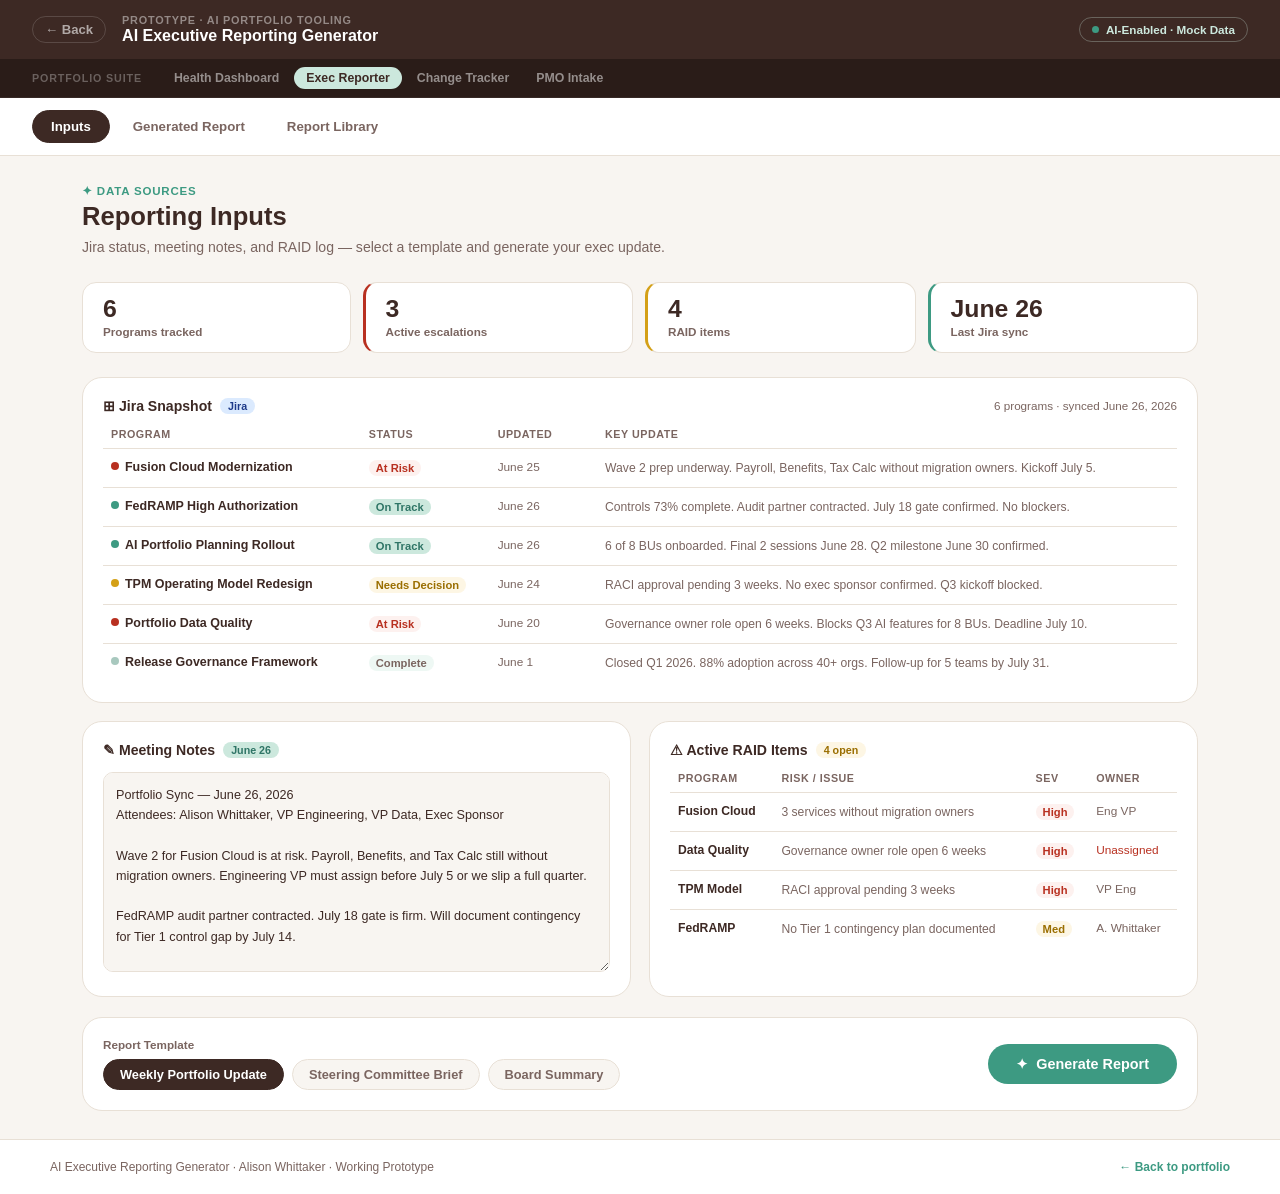
<file: exec-report-generator.html>
<!DOCTYPE html>
<html lang="en">
<head>
  <meta charset="UTF-8">
  <meta name="viewport" content="width=device-width, initial-scale=1.0">
  <title>AI Executive Reporting Generator · Alison Whittaker</title>
  <style>
    :root {
      --ink:#3d2924; --accent:#3d9a82; --forest:#2f7566; --lime:#cce8dd;
      --paper:#f8f5f1; --cocoa:#4b312b; --surface:#fff; --line:#e8e0d6;
      --muted:#7a6560; --red:#b83020; --amber:#9a6e00;
      --red-soft:#fdf1ef; --amber-soft:#fdf6e4; --accent-soft:#eef8f4;
      --radius:20px;
    }
    *{box-sizing:border-box;margin:0;padding:0;}
    body{font-family:-apple-system,BlinkMacSystemFont,'Segoe UI',sans-serif;background:var(--paper);color:var(--ink);min-height:100vh;display:flex;flex-direction:column;}

    /* Header */
    .proto-header{display:flex;justify-content:space-between;align-items:center;padding:14px 32px;background:var(--ink);gap:20px;}
    .ph-left{display:flex;align-items:center;gap:16px;}
    .ph-back{color:rgba(255,255,255,.6);text-decoration:none;font-size:.82rem;font-weight:600;border:1px solid rgba(255,255,255,.15);padding:5px 12px;border-radius:99px;transition:all .15s;white-space:nowrap;}
    .ph-back:hover{color:#fff;border-color:rgba(255,255,255,.35);}
    .ph-meta{display:flex;flex-direction:column;gap:1px;}
    .ph-eyebrow{font-size:.68rem;font-weight:700;letter-spacing:.07em;text-transform:uppercase;color:rgba(255,255,255,.45);}
    .ph-title{font-size:1rem;font-weight:700;color:#fff;}
    .ph-badge{display:flex;align-items:center;gap:7px;font-size:.73rem;font-weight:700;color:var(--lime);border:1px solid rgba(204,232,221,.3);padding:5px 12px;border-radius:99px;white-space:nowrap;}
    .ai-pulse{width:7px;height:7px;border-radius:50%;background:var(--accent);animation:ai-pulse 2s ease-in-out infinite;}
    @keyframes ai-pulse{0%,100%{opacity:1}50%{opacity:.3}}

    /* Suite nav */
    .suite-bar{display:flex;align-items:center;gap:20px;padding:8px 32px;background:#2a1c18;border-bottom:1px solid rgba(255,255,255,.06);overflow-x:auto;}
    .sb-label{font-size:.67rem;font-weight:800;letter-spacing:.08em;color:rgba(255,255,255,.3);text-transform:uppercase;white-space:nowrap;flex-shrink:0;}
    .sb-links{display:flex;gap:3px;}
    .sb-link{font-size:.77rem;font-weight:600;color:rgba(255,255,255,.5);padding:4px 12px;border-radius:99px;text-decoration:none;transition:all .15s;white-space:nowrap;}
    .sb-link:hover{color:rgba(255,255,255,.85);background:rgba(255,255,255,.08);}
    .sb-link.active{color:var(--ink);background:var(--lime);}

    /* Tabs */
    .tab-bar{display:flex;gap:4px;padding:12px 32px;background:var(--surface);border-bottom:1px solid var(--line);overflow-x:auto;}
    .tab-btn{padding:8px 18px;border:1px solid transparent;border-radius:99px;background:none;font-size:.83rem;font-weight:600;color:var(--muted);cursor:pointer;transition:all .15s;white-space:nowrap;}
    .tab-btn:hover{color:var(--ink);background:var(--paper);}
    .tab-btn.active{background:var(--ink);color:#fff;border-color:var(--ink);}

    .proto-main{flex:1;padding:28px 32px;max-width:1180px;width:100%;margin:0 auto;}
    .tab-panel{display:none;}
    .tab-panel.active{display:block;}

    /* Panel header */
    .panel-header{margin-bottom:24px;}
    .panel-eyebrow{font-size:.72rem;font-weight:700;letter-spacing:.07em;text-transform:uppercase;color:var(--accent);margin-bottom:4px;}
    .panel-title{font-size:1.6rem;font-weight:800;color:var(--ink);margin-bottom:6px;}
    .panel-sub{font-size:.88rem;color:var(--muted);line-height:1.5;}

    /* Stats */
    .stats-row{display:flex;gap:12px;margin-bottom:24px;flex-wrap:wrap;}
    .stat-card{background:var(--surface);border:1px solid var(--line);border-radius:14px;padding:14px 20px;display:flex;flex-direction:column;gap:3px;min-width:110px;flex:1;}
    .stat-val{font-size:1.55rem;font-weight:800;color:var(--ink);line-height:1;}
    .stat-lbl{font-size:.73rem;color:var(--muted);font-weight:600;}
    .s-red{border-left:3px solid var(--red);}
    .s-amber{border-left:3px solid #d4a017;}
    .s-green{border-left:3px solid var(--accent);}

    /* Input grid */
    .input-grid{display:grid;grid-template-columns:1fr 1fr;gap:18px;margin-bottom:20px;}
    .input-card{background:var(--surface);border:1px solid var(--line);border-radius:var(--radius);padding:20px;}
    .input-card-full{grid-column:1/-1;}
    .ic-head{display:flex;align-items:center;justify-content:space-between;margin-bottom:14px;gap:10px;}
    .ic-title{font-size:.88rem;font-weight:800;color:var(--ink);display:flex;align-items:center;gap:8px;}
    .ic-badge{font-size:.67rem;font-weight:700;padding:2px 8px;border-radius:99px;}
    .icb-jira{background:#dbeafe;color:#1e3a8a;}
    .icb-notes{background:var(--lime);color:var(--forest);}
    .icb-raid{background:var(--amber-soft);color:var(--amber);}
    .ic-meta{font-size:.73rem;color:var(--muted);}

    /* Jira table */
    .data-tbl{width:100%;border-collapse:collapse;font-size:.8rem;}
    .data-tbl th{text-align:left;font-size:.67rem;font-weight:700;letter-spacing:.05em;text-transform:uppercase;color:var(--muted);padding:0 8px 8px;border-bottom:1px solid var(--line);}
    .data-tbl td{padding:10px 8px;border-bottom:1px solid var(--line);vertical-align:top;color:var(--ink);line-height:1.4;}
    .data-tbl tr:last-child td{border-bottom:none;}
    .j-prog{font-weight:700;font-size:.78rem;}
    .j-upd{color:var(--muted);font-size:.76rem;}
    .dot-wrap{display:flex;align-items:flex-start;gap:6px;}
    .dot{width:8px;height:8px;border-radius:50%;display:inline-block;flex-shrink:0;margin-top:3px;}
    .dot-g{background:var(--accent);}
    .dot-r{background:var(--red);}
    .dot-a{background:#d4a017;}
    .dot-d{background:#a8c8be;}
    .sev{font-size:.7rem;font-weight:700;padding:2px 7px;border-radius:99px;white-space:nowrap;}
    .sev-h{background:var(--red-soft);color:var(--red);}
    .sev-m{background:var(--amber-soft);color:var(--amber);}
    .sev-ok{background:var(--lime);color:var(--forest);}
    .sev-d{background:#eef8f4;color:var(--muted);}

    /* Notes textarea */
    .notes-area{width:100%;min-height:200px;border:1px solid var(--line);border-radius:10px;padding:12px;font-size:.79rem;color:var(--ink);background:var(--paper);resize:vertical;font-family:inherit;line-height:1.6;}
    .notes-area:focus{outline:none;border-color:var(--accent);background:#fff;}

    /* Template selector + generate bar */
    .gen-bar{background:var(--surface);border:1px solid var(--line);border-radius:var(--radius);padding:20px;display:flex;align-items:center;justify-content:space-between;gap:20px;flex-wrap:wrap;}
    .tmpl-group{display:flex;flex-direction:column;gap:8px;}
    .tmpl-label{font-size:.73rem;font-weight:700;color:var(--muted);}
    .tmpl-btns{display:flex;gap:8px;flex-wrap:wrap;}
    .tmpl-btn{padding:7px 16px;border:1px solid var(--line);border-radius:99px;background:var(--paper);font-size:.8rem;font-weight:600;color:var(--muted);cursor:pointer;transition:all .15s;}
    .tmpl-btn:hover{border-color:var(--accent);color:var(--forest);}
    .tmpl-btn.sel{background:var(--ink);color:#fff;border-color:var(--ink);}
    .gen-btn{display:flex;align-items:center;gap:8px;padding:12px 28px;background:var(--accent);color:#fff;border:none;border-radius:99px;font-size:.9rem;font-weight:700;cursor:pointer;transition:all .15s;white-space:nowrap;}
    .gen-btn:hover{background:var(--forest);}
    .gen-btn:disabled{opacity:.5;cursor:not-allowed;}

    /* Load bar */
    .load-bar{height:3px;border-radius:2px;background:var(--line);overflow:hidden;margin:0 0 20px;display:none;}
    .load-bar.running{display:block;}
    .lb-fill{height:100%;width:0;background:var(--accent);border-radius:2px;animation:lb-sweep 1.8s ease-in-out forwards;}
    @keyframes lb-sweep{0%{width:0}60%{width:70%}85%{width:88%}100%{width:100%}}

    /* Report output */
    .report-out{display:none;}
    .report-out.vis{display:block;}
    .report-empty{text-align:center;padding:64px 20px;color:var(--muted);}
    .re-icon{font-size:2.5rem;margin-bottom:12px;opacity:.3;}

    .ai-card{background:var(--surface);border:1px solid var(--line);border-radius:var(--radius);padding:28px;margin-bottom:20px;}
    .ai-card-head{display:flex;align-items:flex-start;justify-content:space-between;gap:20px;margin-bottom:22px;flex-wrap:wrap;}
    .ai-label{font-size:.7rem;font-weight:800;letter-spacing:.07em;text-transform:uppercase;color:var(--accent);display:block;margin-bottom:4px;}
    .ai-card-head h2{font-size:1.2rem;font-weight:800;color:var(--ink);}
    .ai-date{font-size:.78rem;color:var(--muted);margin-top:2px;}
    .status-pill{display:inline-flex;align-items:center;gap:5px;padding:6px 14px;border-radius:99px;font-size:.75rem;font-weight:700;white-space:nowrap;}
    .sp-amber{background:var(--amber-soft);color:var(--amber);border:1px solid #f0c27f;}
    .sum-sec{border-top:1px solid var(--line);padding-top:18px;margin-top:18px;}
    .sum-sec h3{font-size:.82rem;font-weight:800;color:var(--ink);margin-bottom:10px;text-transform:uppercase;letter-spacing:.04em;}
    .sum-sec p{font-size:.87rem;color:var(--muted);line-height:1.6;margin-bottom:10px;}
    .sum-sec p:last-child{margin-bottom:0;}
    .sum-sec strong{color:var(--ink);}
    .dec-list{display:flex;flex-direction:column;gap:10px;}
    .dec-item{display:flex;gap:12px;align-items:flex-start;}
    .dec-num{width:22px;height:22px;border-radius:50%;background:var(--red);color:#fff;font-size:.72rem;font-weight:800;display:flex;align-items:center;justify-content:center;flex-shrink:0;margin-top:1px;}
    .dec-item p{font-size:.86rem;color:var(--muted);line-height:1.5;}
    .dec-item em{color:var(--red);font-style:normal;font-weight:700;}

    .report-actions{display:flex;gap:10px;margin-bottom:22px;}
    .ra-btn{padding:8px 18px;border:1px solid var(--line);border-radius:99px;background:var(--surface);font-size:.8rem;font-weight:700;color:var(--ink);cursor:pointer;transition:all .15s;}
    .ra-btn:hover{background:var(--paper);}
    .ra-btn.ra-primary{background:var(--ink);color:#fff;border-color:var(--ink);}

    /* Report library */
    .lib-grid{display:grid;grid-template-columns:repeat(3,1fr);gap:16px;}
    .lib-card{background:var(--surface);border:1px solid var(--line);border-radius:16px;padding:20px;cursor:pointer;transition:all .15s;}
    .lib-card:hover{border-color:var(--accent);box-shadow:0 2px 12px rgba(61,154,130,.1);}
    .lc-week{font-size:.72rem;font-weight:700;color:var(--muted);margin-bottom:4px;}
    .lc-title{font-size:.92rem;font-weight:800;color:var(--ink);margin-bottom:10px;}
    .lc-pills{display:flex;gap:6px;flex-wrap:wrap;margin-bottom:10px;}
    .lc-pill{font-size:.68rem;font-weight:700;padding:2px 8px;border-radius:99px;}
    .lcp-r{background:var(--red-soft);color:var(--red);}
    .lcp-g{background:var(--lime);color:var(--forest);}
    .lcp-a{background:var(--amber-soft);color:var(--amber);}
    .lc-preview{font-size:.78rem;color:var(--muted);line-height:1.5;}
    .lc-footer{display:flex;align-items:center;justify-content:space-between;margin-top:14px;padding-top:12px;border-top:1px solid var(--line);}
    .lc-tmpl{font-size:.7rem;color:var(--muted);}
    .lc-view{font-size:.75rem;font-weight:700;color:var(--accent);}

    footer{padding:20px 32px;border-top:1px solid var(--line);background:var(--surface);margin-top:auto;}
    footer .fi{display:flex;justify-content:space-between;align-items:center;gap:20px;max-width:1180px;margin:0 auto;}
    footer p{font-size:.75rem;color:var(--muted);}
    footer a{font-size:.75rem;color:var(--accent);font-weight:700;text-decoration:none;}

    @media(max-width:900px){
      .proto-header,.suite-bar,.tab-bar,.proto-main{padding-left:16px;padding-right:16px;}
      .input-grid{grid-template-columns:1fr;}
      .lib-grid{grid-template-columns:1fr;}
      .gen-bar{flex-direction:column;align-items:flex-start;}
    }
  </style>
</head>
<body>

  <header class="proto-header">
    <div class="ph-left">
      <a class="ph-back" href="index.html">← Back</a>
      <div class="ph-meta">
        <p class="ph-eyebrow">Prototype · AI Portfolio Tooling</p>
        <p class="ph-title">AI Executive Reporting Generator</p>
      </div>
    </div>
    <div class="ph-badge"><span class="ai-pulse"></span>AI-Enabled · Mock Data</div>
  </header>

  <nav class="suite-bar">
    <span class="sb-label">Portfolio Suite</span>
    <div class="sb-links">
      <a href="portfolio-dashboard.html" class="sb-link">Health Dashboard</a>
      <a href="exec-report-generator.html" class="sb-link active">Exec Reporter</a>
      <a href="change-readiness-tracker.html" class="sb-link">Change Tracker</a>
      <a href="pmo-intake-scorer.html" class="sb-link">PMO Intake</a>
    </div>
  </nav>

  <nav class="tab-bar" role="tablist">
    <button class="tab-btn active" data-tab="inputs" role="tab" aria-selected="true">Inputs</button>
    <button class="tab-btn" data-tab="report" role="tab" aria-selected="false">Generated Report</button>
    <button class="tab-btn" data-tab="library" role="tab" aria-selected="false">Report Library</button>
  </nav>

  <main class="proto-main">

    <!-- ══ INPUTS ══ -->
    <div class="tab-panel active" id="tab-inputs" role="tabpanel">
      <div class="panel-header">
        <p class="panel-eyebrow">✦ Data Sources</p>
        <h1 class="panel-title">Reporting Inputs</h1>
        <p class="panel-sub">Jira status, meeting notes, and RAID log — select a template and generate your exec update.</p>
      </div>

      <div class="stats-row">
        <div class="stat-card">
          <span class="stat-val">6</span><p class="stat-lbl">Programs tracked</p>
        </div>
        <div class="stat-card s-red">
          <span class="stat-val">3</span><p class="stat-lbl">Active escalations</p>
        </div>
        <div class="stat-card s-amber">
          <span class="stat-val">4</span><p class="stat-lbl">RAID items</p>
        </div>
        <div class="stat-card s-green">
          <span class="stat-val">June 26</span><p class="stat-lbl">Last Jira sync</p>
        </div>
      </div>

      <div class="input-grid">

        <!-- Jira snapshot -->
        <div class="input-card input-card-full">
          <div class="ic-head">
            <div class="ic-title">⊞ Jira Snapshot <span class="ic-badge icb-jira">Jira</span></div>
            <span class="ic-meta">6 programs · synced June 26, 2026</span>
          </div>
          <table class="data-tbl">
            <thead><tr><th style="width:24%">Program</th><th style="width:12%">Status</th><th style="width:10%">Updated</th><th>Key Update</th></tr></thead>
            <tbody>
              <tr>
                <td><div class="dot-wrap"><span class="dot dot-r"></span><span class="j-prog">Fusion Cloud Modernization</span></div></td>
                <td><span class="sev sev-h">At Risk</span></td>
                <td style="color:var(--muted);font-size:.74rem">June 25</td>
                <td><span class="j-upd">Wave 2 prep underway. Payroll, Benefits, Tax Calc without migration owners. Kickoff July 5.</span></td>
              </tr>
              <tr>
                <td><div class="dot-wrap"><span class="dot dot-g"></span><span class="j-prog">FedRAMP High Authorization</span></div></td>
                <td><span class="sev sev-ok">On Track</span></td>
                <td style="color:var(--muted);font-size:.74rem">June 26</td>
                <td><span class="j-upd">Controls 73% complete. Audit partner contracted. July 18 gate confirmed. No blockers.</span></td>
              </tr>
              <tr>
                <td><div class="dot-wrap"><span class="dot dot-g"></span><span class="j-prog">AI Portfolio Planning Rollout</span></div></td>
                <td><span class="sev sev-ok">On Track</span></td>
                <td style="color:var(--muted);font-size:.74rem">June 26</td>
                <td><span class="j-upd">6 of 8 BUs onboarded. Final 2 sessions June 28. Q2 milestone June 30 confirmed.</span></td>
              </tr>
              <tr>
                <td><div class="dot-wrap"><span class="dot dot-a"></span><span class="j-prog">TPM Operating Model Redesign</span></div></td>
                <td><span class="sev sev-m">Needs Decision</span></td>
                <td style="color:var(--muted);font-size:.74rem">June 24</td>
                <td><span class="j-upd">RACI approval pending 3 weeks. No exec sponsor confirmed. Q3 kickoff blocked.</span></td>
              </tr>
              <tr>
                <td><div class="dot-wrap"><span class="dot dot-r"></span><span class="j-prog">Portfolio Data Quality</span></div></td>
                <td><span class="sev sev-h">At Risk</span></td>
                <td style="color:var(--muted);font-size:.74rem">June 20</td>
                <td><span class="j-upd">Governance owner role open 6 weeks. Blocks Q3 AI features for 8 BUs. Deadline July 10.</span></td>
              </tr>
              <tr>
                <td><div class="dot-wrap"><span class="dot dot-d"></span><span class="j-prog">Release Governance Framework</span></div></td>
                <td><span class="sev sev-d">Complete</span></td>
                <td style="color:var(--muted);font-size:.74rem">June 1</td>
                <td><span class="j-upd">Closed Q1 2026. 88% adoption across 40+ orgs. Follow-up for 5 teams by July 31.</span></td>
              </tr>
            </tbody>
          </table>
        </div>

        <!-- Meeting notes -->
        <div class="input-card">
          <div class="ic-head">
            <div class="ic-title">✎ Meeting Notes <span class="ic-badge icb-notes">June 26</span></div>
          </div>
          <textarea class="notes-area" id="meeting-notes">Portfolio Sync — June 26, 2026
Attendees: Alison Whittaker, VP Engineering, VP Data, Exec Sponsor

Wave 2 for Fusion Cloud is at risk. Payroll, Benefits, and Tax Calc still without migration owners. Engineering VP must assign before July 5 or we slip a full quarter.

FedRAMP audit partner contracted. July 18 gate is firm. Will document contingency for Tier 1 control gap by July 14.

Data governance owner still open after 6 weeks. Sending decision request to VP of Data by June 28. Blocks Q3 AI features for all 8 BUs.

RACI for TPM Operating Model needs exec approval before Q3 kickoff. Outstanding 3 weeks. Exec sponsor must be confirmed by June 28.

AI Planning Rollout: 6 of 8 BUs onboarded. Final 2 sessions June 28. On track to close Q2 June 30.</textarea>
        </div>

        <!-- RAID log -->
        <div class="input-card">
          <div class="ic-head">
            <div class="ic-title">⚠ Active RAID Items <span class="ic-badge icb-raid">4 open</span></div>
          </div>
          <table class="data-tbl">
            <thead><tr><th>Program</th><th>Risk / Issue</th><th>Sev</th><th>Owner</th></tr></thead>
            <tbody>
              <tr>
                <td style="font-weight:700;font-size:.76rem">Fusion Cloud</td>
                <td><span class="j-upd">3 services without migration owners</span></td>
                <td><span class="sev sev-h">High</span></td>
                <td style="font-size:.74rem;color:var(--muted)">Eng VP</td>
              </tr>
              <tr>
                <td style="font-weight:700;font-size:.76rem">Data Quality</td>
                <td><span class="j-upd">Governance owner role open 6 weeks</span></td>
                <td><span class="sev sev-h">High</span></td>
                <td style="font-size:.74rem;color:var(--red)">Unassigned</td>
              </tr>
              <tr>
                <td style="font-weight:700;font-size:.76rem">TPM Model</td>
                <td><span class="j-upd">RACI approval pending 3 weeks</span></td>
                <td><span class="sev sev-h">High</span></td>
                <td style="font-size:.74rem;color:var(--muted)">VP Eng</td>
              </tr>
              <tr>
                <td style="font-weight:700;font-size:.76rem">FedRAMP</td>
                <td><span class="j-upd">No Tier 1 contingency plan documented</span></td>
                <td><span class="sev sev-m">Med</span></td>
                <td style="font-size:.74rem;color:var(--muted)">A. Whittaker</td>
              </tr>
            </tbody>
          </table>
        </div>

      </div>

      <div class="gen-bar">
        <div class="tmpl-group">
          <span class="tmpl-label">Report Template</span>
          <div class="tmpl-btns">
            <button class="tmpl-btn sel" onclick="selectTemplate(this)">Weekly Portfolio Update</button>
            <button class="tmpl-btn" onclick="selectTemplate(this)">Steering Committee Brief</button>
            <button class="tmpl-btn" onclick="selectTemplate(this)">Board Summary</button>
          </div>
        </div>
        <button class="gen-btn" id="gen-btn" onclick="generateReport()">
          <span aria-hidden="true">✦</span> Generate Report
        </button>
      </div>
    </div>

    <!-- ══ GENERATED REPORT ══ -->
    <div class="tab-panel" id="tab-report" role="tabpanel">
      <div class="panel-header">
        <p class="panel-eyebrow">✦ AI-Generated</p>
        <h1 class="panel-title">Generated Report</h1>
        <p class="panel-sub">Synthesized from Jira, meeting notes, and RAID log. Ready to copy or distribute.</p>
      </div>

      <div class="load-bar" id="load-bar"><div class="lb-fill"></div></div>

      <div id="report-empty" class="report-empty">
        <div class="re-icon">✦</div>
        <p style="font-weight:700;color:var(--ink);margin-bottom:6px">No report generated yet</p>
        <p style="font-size:.85rem">Go to <strong>Inputs</strong>, select a template, and click <strong>Generate Report</strong>.</p>
      </div>

      <div class="report-out" id="report-out">
        <div class="report-actions">
          <button class="ra-btn ra-primary">↓ Copy Report</button>
          <button class="ra-btn">⇄ Save to Library</button>
          <button class="ra-btn" onclick="switchTab('inputs')">← Edit Inputs</button>
        </div>
        <div class="ai-card">
          <div class="ai-card-head">
            <div>
              <span class="ai-label">✦ AI Portfolio Summary</span>
              <h2>Week of June 22–28, 2026</h2>
              <p class="ai-date">Enterprise Technology Portfolio · Generated June 26, 2026 · Prepared by Alison Whittaker, EPM</p>
            </div>
            <span class="status-pill sp-amber">⚠ Attention Required</span>
          </div>

          <div class="sum-sec">
            <h3>Portfolio at a Glance</h3>
            <p><strong>2 programs at risk. 1 escalation pending 3+ weeks.</strong> Of 6 initiatives: 1 complete, 3 on track, 2 require immediate action. Portfolio health: <strong>74%</strong>, down 4 points — Portfolio Data Quality slipping without a named governance owner.</p>
          </div>

          <div class="sum-sec">
            <h3>Progress This Week</h3>
            <p><strong>AI Portfolio Planning Rollout (91%)</strong> completed 6 of 8 BU onboarding sessions. Final 2 (Tax Platform, Financial Services) confirmed June 28. On track to close Q2 June 30.</p>
            <p><strong>FedRAMP High Authorization (84%)</strong> on track. Controls 73% complete across 325. Audit partner contracted, July 18 gate confirmed. Contingency plan for Tier 1 control gap not yet documented.</p>
            <p><strong>Release Governance Framework</strong> closed Q1 2026. Live across 40+ orgs. Adoption: 88%. Follow-up for 5 remaining teams in July.</p>
          </div>

          <div class="sum-sec">
            <h3>Risks &amp; Blockers</h3>
            <p><strong>Fusion Cloud Modernization (62%, At Risk):</strong> Payroll, Benefits, and Tax Calculation have no assigned migration owners. Wave 2 kickoff July 5. Without resolution this week, delivery slips to Q1 2027. Engineering VP escalation required immediately.</p>
            <p><strong>Portfolio Data Quality (58%, At Risk):</strong> Governance owner role open 6 weeks. Blocks Q3 AI feature activation for 8 BUs. Leadership action required by July 10.</p>
          </div>

          <div class="sum-sec">
            <h3>Decisions Required</h3>
            <div class="dec-list">
              <div class="dec-item"><span class="dec-num">1</span><p><strong>Fusion Cloud:</strong> Engineering VP assigns migration owners for Payroll, Benefits, Tax Calculation by July 5. <em>Risk: Wave 2 slips 2 quarters.</em></p></div>
              <div class="dec-item"><span class="dec-num">2</span><p><strong>Portfolio Data Quality:</strong> VP of Data appoints governance owner. Open 6 weeks. <em>Risk: Q3 AI features blocked for 8 BUs.</em></p></div>
              <div class="dec-item"><span class="dec-num">3</span><p><strong>TPM Operating Model:</strong> Executive sponsor approves RACI. Outstanding 3 weeks. <em>Risk: Q3 kickoff delayed.</em></p></div>
            </div>
          </div>

          <div class="sum-sec">
            <h3>Next Week</h3>
            <p>Two milestones: <strong>AI Planning Q2 milestone (June 30)</strong> — on track — and <strong>Fusion Wave 2 kickoff (July 5)</strong> — currently blocked. Recommend 30-minute exec call by June 28 to resolve Wave 2 ownership and TPM RACI. FedRAMP gate July 18 — no blockers.</p>
          </div>
        </div>
      </div>
    </div>

    <!-- ══ REPORT LIBRARY ══ -->
    <div class="tab-panel" id="tab-library" role="tabpanel">
      <div class="panel-header">
        <p class="panel-eyebrow">Archive</p>
        <h1 class="panel-title">Report Library</h1>
        <p class="panel-sub">Past weekly updates and committee briefs. Click any report to view.</p>
      </div>
      <div class="lib-grid">
        <div class="lib-card">
          <p class="lc-week">Week of June 22–28, 2026</p>
          <p class="lc-title">Weekly Portfolio Update</p>
          <div class="lc-pills"><span class="lc-pill lcp-r">2 At Risk</span><span class="lc-pill lcp-a">1 Escalation</span><span class="lc-pill lcp-g">1 Complete</span></div>
          <p class="lc-preview">Portfolio health 74%. Wave 2 ownership gap escalated. Data governance owner outstanding 6 weeks.</p>
          <div class="lc-footer"><span class="lc-tmpl">Weekly Update</span><span class="lc-view">View →</span></div>
        </div>
        <div class="lib-card">
          <p class="lc-week">Week of June 15–21, 2026</p>
          <p class="lc-title">Weekly Portfolio Update</p>
          <div class="lc-pills"><span class="lc-pill lcp-r">2 At Risk</span><span class="lc-pill lcp-a">1 Watch</span></div>
          <p class="lc-preview">Portfolio health 78%. FedRAMP audit partner shortlist reviewed. AI Planning: 4 of 8 BUs onboarded. TPM RACI submitted.</p>
          <div class="lc-footer"><span class="lc-tmpl">Weekly Update</span><span class="lc-view">View →</span></div>
        </div>
        <div class="lib-card">
          <p class="lc-week">June 12, 2026</p>
          <p class="lc-title">Steering Committee Brief</p>
          <div class="lc-pills"><span class="lc-pill lcp-g">Q2 On Track</span><span class="lc-pill lcp-a">1 Watch Item</span></div>
          <p class="lc-preview">Q2 confidence: High for AI Planning Rollout and FedRAMP. Early ownership gaps flagged in Wave 2 migration planning.</p>
          <div class="lc-footer"><span class="lc-tmpl">Steering Committee</span><span class="lc-view">View →</span></div>
        </div>
        <div class="lib-card">
          <p class="lc-week">Week of June 8–14, 2026</p>
          <p class="lc-title">Weekly Portfolio Update</p>
          <div class="lc-pills"><span class="lc-pill lcp-g">3 On Track</span><span class="lc-pill lcp-a">1 Watch</span></div>
          <p class="lc-preview">Portfolio health 82%. FedRAMP controls at 58%. AI Planning Wave 1 BU onboarding kicked off. Release Governance Q1 close-out complete.</p>
          <div class="lc-footer"><span class="lc-tmpl">Weekly Update</span><span class="lc-view">View →</span></div>
        </div>
        <div class="lib-card">
          <p class="lc-week">May 30, 2026</p>
          <p class="lc-title">Board Summary</p>
          <div class="lc-pills"><span class="lc-pill lcp-g">Health: 85%</span></div>
          <p class="lc-preview">Q2 plans confirmed across all 6 initiatives. FedRAMP on track for Q3 authorization. Dragonboat AI rollout approved for 8 BUs. Fusion Wave 1 complete.</p>
          <div class="lc-footer"><span class="lc-tmpl">Board Summary</span><span class="lc-view">View →</span></div>
        </div>
      </div>
    </div>

  </main>

  <footer>
    <div class="fi">
      <p>AI Executive Reporting Generator · Alison Whittaker · Working Prototype</p>
      <a href="index.html">← Back to portfolio</a>
    </div>
  </footer>

  <script>
    function selectTemplate(btn) {
      document.querySelectorAll('.tmpl-btn').forEach(b => b.classList.remove('sel'));
      btn.classList.add('sel');
    }

    const tabs = document.querySelectorAll('.tab-btn');
    const panels = document.querySelectorAll('.tab-panel');
    tabs.forEach(btn => btn.addEventListener('click', () => {
      tabs.forEach(t => { t.classList.remove('active'); t.setAttribute('aria-selected','false'); });
      panels.forEach(p => p.classList.remove('active'));
      btn.classList.add('active'); btn.setAttribute('aria-selected','true');
      const panel = document.getElementById('tab-' + btn.dataset.tab);
      if (panel) panel.classList.add('active');
    }));

    function switchTab(name) {
      const btn = document.querySelector('[data-tab="' + name + '"]');
      if (btn) btn.click();
    }

    function generateReport() {
      const btn = document.getElementById('gen-btn');
      btn.disabled = true; btn.textContent = 'Generating…';
      switchTab('report');
      const bar = document.getElementById('load-bar');
      const empty = document.getElementById('report-empty');
      const out = document.getElementById('report-out');
      if (empty) empty.style.display = 'none';
      bar.classList.add('running');
      const fill = bar.querySelector('.lb-fill');
      const newFill = fill.cloneNode(true);
      bar.replaceChild(newFill, fill);
      setTimeout(() => {
        bar.classList.remove('running');
        out.classList.add('vis');
        btn.disabled = false;
        btn.innerHTML = '<span aria-hidden="true">✦</span> Regenerate';
      }, 1900);
    }
  </script>
</body>
</html>
</file>
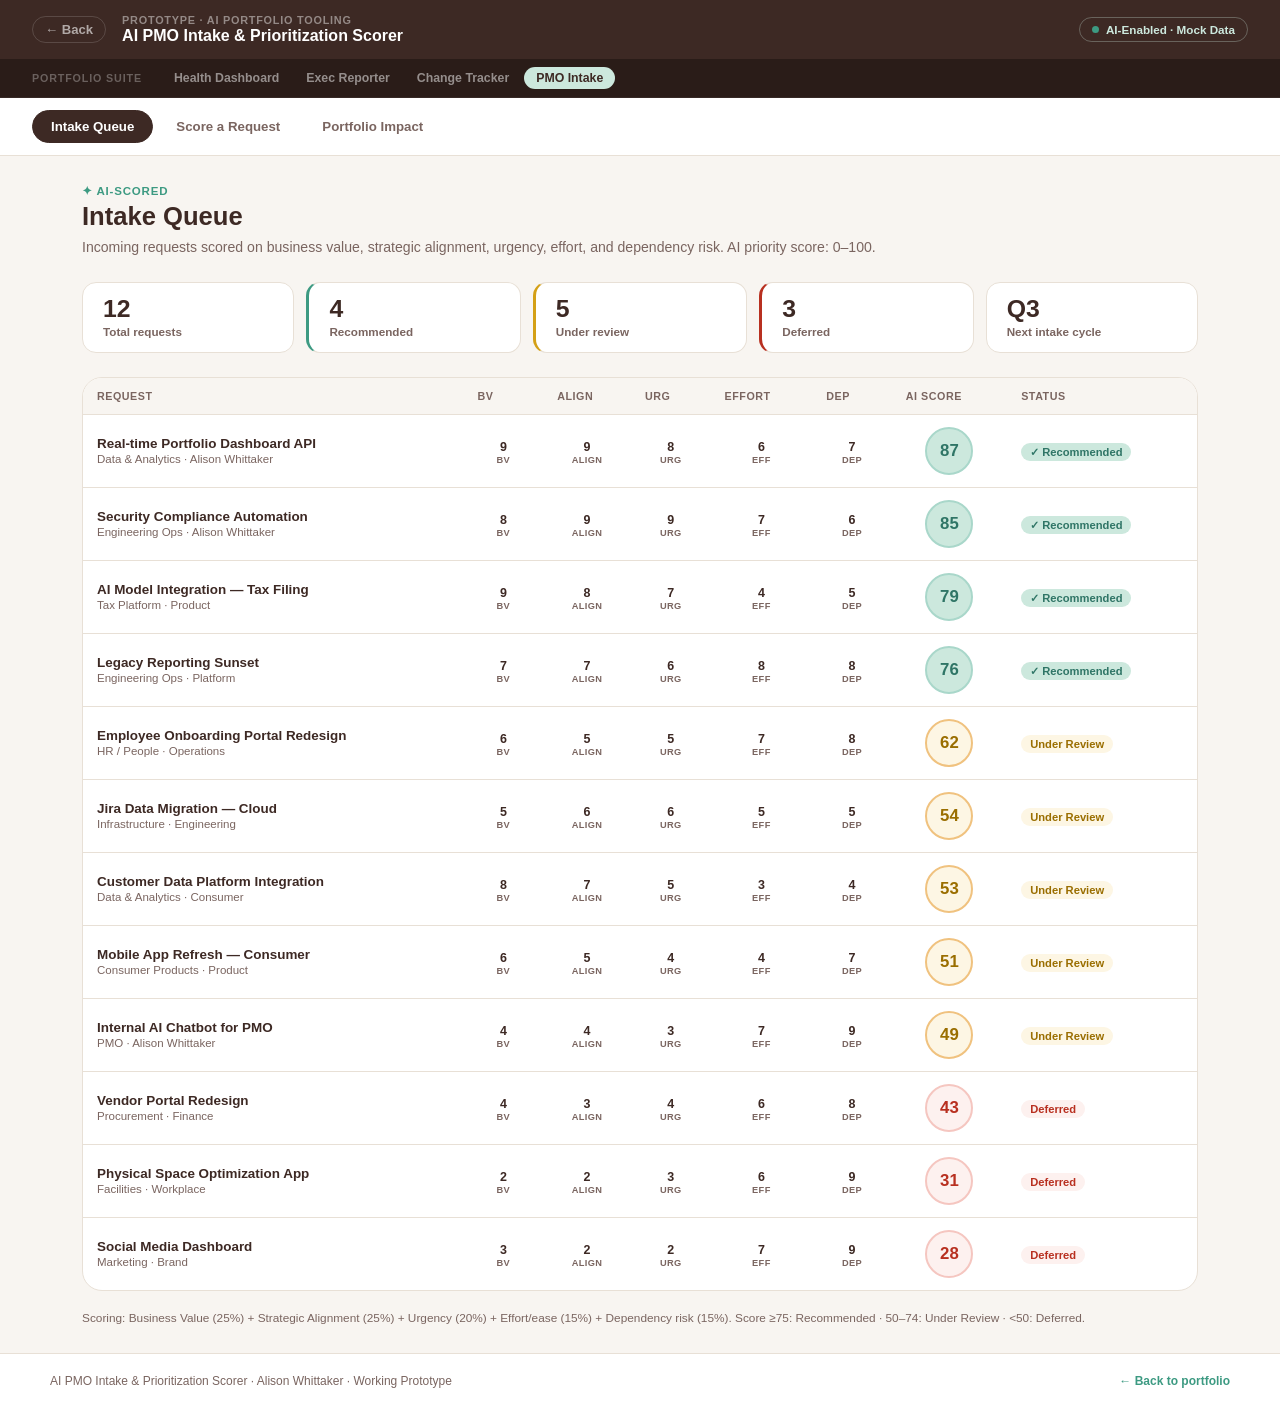
<file: pmo-intake-scorer.html>
<!DOCTYPE html>
<html lang="en">
<head>
  <meta charset="UTF-8">
  <meta name="viewport" content="width=device-width, initial-scale=1.0">
  <title>AI PMO Intake &amp; Prioritization Scorer · Alison Whittaker</title>
  <style>
    :root {
      --ink:#3d2924; --accent:#3d9a82; --forest:#2f7566; --lime:#cce8dd;
      --paper:#f8f5f1; --surface:#fff; --line:#e8e0d6; --muted:#7a6560;
      --red:#b83020; --amber:#9a6e00; --red-soft:#fdf1ef; --amber-soft:#fdf6e4;
      --radius:20px;
    }
    *{box-sizing:border-box;margin:0;padding:0;}
    body{font-family:-apple-system,BlinkMacSystemFont,'Segoe UI',sans-serif;background:var(--paper);color:var(--ink);min-height:100vh;display:flex;flex-direction:column;}

    .proto-header{display:flex;justify-content:space-between;align-items:center;padding:14px 32px;background:var(--ink);gap:20px;}
    .ph-left{display:flex;align-items:center;gap:16px;}
    .ph-back{color:rgba(255,255,255,.6);text-decoration:none;font-size:.82rem;font-weight:600;border:1px solid rgba(255,255,255,.15);padding:5px 12px;border-radius:99px;transition:all .15s;white-space:nowrap;}
    .ph-back:hover{color:#fff;border-color:rgba(255,255,255,.35);}
    .ph-meta{display:flex;flex-direction:column;gap:1px;}
    .ph-eyebrow{font-size:.68rem;font-weight:700;letter-spacing:.07em;text-transform:uppercase;color:rgba(255,255,255,.45);}
    .ph-title{font-size:1rem;font-weight:700;color:#fff;}
    .ph-badge{display:flex;align-items:center;gap:7px;font-size:.73rem;font-weight:700;color:var(--lime);border:1px solid rgba(204,232,221,.3);padding:5px 12px;border-radius:99px;white-space:nowrap;}
    .ai-pulse{width:7px;height:7px;border-radius:50%;background:var(--accent);animation:pulse 2s ease-in-out infinite;}
    @keyframes pulse{0%,100%{opacity:1}50%{opacity:.3}}

    .suite-bar{display:flex;align-items:center;gap:20px;padding:8px 32px;background:#2a1c18;border-bottom:1px solid rgba(255,255,255,.06);overflow-x:auto;}
    .sb-label{font-size:.67rem;font-weight:800;letter-spacing:.08em;color:rgba(255,255,255,.3);text-transform:uppercase;white-space:nowrap;flex-shrink:0;}
    .sb-links{display:flex;gap:3px;}
    .sb-link{font-size:.77rem;font-weight:600;color:rgba(255,255,255,.5);padding:4px 12px;border-radius:99px;text-decoration:none;transition:all .15s;white-space:nowrap;}
    .sb-link:hover{color:rgba(255,255,255,.85);background:rgba(255,255,255,.08);}
    .sb-link.active{color:var(--ink);background:var(--lime);}

    .tab-bar{display:flex;gap:4px;padding:12px 32px;background:var(--surface);border-bottom:1px solid var(--line);overflow-x:auto;}
    .tab-btn{padding:8px 18px;border:1px solid transparent;border-radius:99px;background:none;font-size:.83rem;font-weight:600;color:var(--muted);cursor:pointer;transition:all .15s;white-space:nowrap;}
    .tab-btn:hover{color:var(--ink);background:var(--paper);}
    .tab-btn.active{background:var(--ink);color:#fff;border-color:var(--ink);}

    .proto-main{flex:1;padding:28px 32px;max-width:1180px;width:100%;margin:0 auto;}
    .tab-panel{display:none;}
    .tab-panel.active{display:block;}

    .panel-header{margin-bottom:24px;}
    .panel-eyebrow{font-size:.72rem;font-weight:700;letter-spacing:.07em;text-transform:uppercase;color:var(--accent);margin-bottom:4px;}
    .panel-title{font-size:1.6rem;font-weight:800;color:var(--ink);margin-bottom:6px;}
    .panel-sub{font-size:.88rem;color:var(--muted);line-height:1.5;}

    .stats-row{display:flex;gap:12px;margin-bottom:24px;flex-wrap:wrap;}
    .stat-card{background:var(--surface);border:1px solid var(--line);border-radius:14px;padding:14px 20px;display:flex;flex-direction:column;gap:3px;min-width:100px;flex:1;}
    .stat-val{font-size:1.55rem;font-weight:800;color:var(--ink);line-height:1;}
    .stat-lbl{font-size:.73rem;color:var(--muted);font-weight:600;}
    .s-red{border-left:3px solid var(--red);}
    .s-amber{border-left:3px solid #d4a017;}
    .s-green{border-left:3px solid var(--accent);}

    /* Intake queue table */
    .queue-wrap{background:var(--surface);border:1px solid var(--line);border-radius:var(--radius);overflow:hidden;margin-bottom:20px;}
    .queue-tbl{width:100%;border-collapse:collapse;}
    .queue-tbl th{text-align:left;font-size:.67rem;font-weight:700;letter-spacing:.05em;text-transform:uppercase;color:var(--muted);padding:12px 14px;border-bottom:1px solid var(--line);background:var(--paper);white-space:nowrap;}
    .queue-tbl td{padding:12px 14px;border-bottom:1px solid var(--line);vertical-align:middle;}
    .queue-tbl tr:last-child td{border-bottom:none;}
    .queue-tbl tr:hover td{background:rgba(248,245,241,.5);}
    .q-name{font-weight:700;font-size:.84rem;color:var(--ink);margin-bottom:2px;}
    .q-bu{font-size:.72rem;color:var(--muted);}
    .dim-chip{display:inline-flex;flex-direction:column;align-items:center;gap:1px;min-width:30px;}
    .dc-val{font-size:.78rem;font-weight:800;color:var(--ink);}
    .dc-lbl{font-size:.58rem;font-weight:700;color:var(--muted);text-transform:uppercase;letter-spacing:.04em;}

    /* Priority score */
    .pri-badge{display:inline-flex;align-items:center;justify-content:center;width:48px;height:48px;border-radius:50%;font-size:1.05rem;font-weight:900;border:2px solid;}
    .pb-rec{background:var(--lime);color:var(--forest);border-color:#a9d7ca;}
    .pb-rev{background:var(--amber-soft);color:var(--amber);border-color:#f0c27f;}
    .pb-def{background:var(--red-soft);color:var(--red);border-color:#f5c6c0;}

    /* Status badge */
    .q-status{font-size:.7rem;font-weight:700;padding:3px 9px;border-radius:99px;white-space:nowrap;}
    .qs-rec{background:var(--lime);color:var(--forest);}
    .qs-rev{background:var(--amber-soft);color:var(--amber);}
    .qs-def{background:var(--red-soft);color:var(--red);}

    /* Score form */
    .form-card{background:var(--surface);border:1px solid var(--line);border-radius:var(--radius);padding:28px;}
    .form-grid{display:grid;grid-template-columns:1fr 1fr;gap:18px;margin-bottom:24px;}
    .form-field{display:flex;flex-direction:column;gap:6px;}
    .form-field-full{grid-column:1/-1;}
    .f-label{font-size:.77rem;font-weight:700;color:var(--ink);}
    .f-sub{font-size:.7rem;color:var(--muted);margin-top:-2px;}
    .f-input{border:1px solid var(--line);border-radius:10px;padding:10px 12px;font-size:.84rem;color:var(--ink);background:var(--paper);font-family:inherit;transition:border-color .15s;width:100%;}
    .f-input:focus{outline:none;border-color:var(--accent);background:#fff;}
    .f-textarea{min-height:80px;resize:vertical;}
    .f-select{appearance:none;background-image:url("data:image/svg+xml,%3Csvg xmlns='http://www.w3.org/2000/svg' width='12' height='8' viewBox='0 0 12 8'%3E%3Cpath d='M1 1l5 5 5-5' stroke='%237a6560' stroke-width='1.5' fill='none'/%3E%3C/svg%3E");background-repeat:no-repeat;background-position:right 12px center;padding-right:32px;}
    .score-btns{display:flex;gap:6px;flex-wrap:wrap;}
    .score-btn{padding:6px 12px;border:1px solid var(--line);border-radius:8px;background:var(--paper);font-size:.8rem;font-weight:700;color:var(--muted);cursor:pointer;transition:all .15s;}
    .score-btn:hover{border-color:var(--accent);color:var(--forest);}
    .score-btn.sel{background:var(--ink);color:#fff;border-color:var(--ink);}
    .dep-checks{display:grid;grid-template-columns:1fr 1fr;gap:6px;}
    .dep-check{display:flex;align-items:center;gap:8px;font-size:.79rem;color:var(--ink);cursor:pointer;}
    .dep-check input{accent-color:var(--accent);width:14px;height:14px;}
    .analyze-btn{display:flex;align-items:center;gap:8px;padding:12px 28px;background:var(--accent);color:#fff;border:none;border-radius:99px;font-size:.9rem;font-weight:700;cursor:pointer;transition:all .15s;}
    .analyze-btn:hover{background:var(--forest);}
    .analyze-btn:disabled{opacity:.5;cursor:not-allowed;}

    /* Load bar */
    .load-bar{height:3px;border-radius:2px;background:var(--line);overflow:hidden;margin:24px 0 0;display:none;}
    .load-bar.running{display:block;}
    .lb-fill{height:100%;width:0;background:var(--accent);border-radius:2px;animation:lb-sweep 1.8s ease-in-out forwards;}
    @keyframes lb-sweep{0%{width:0}60%{width:70%}85%{width:88%}100%{width:100%}}

    /* Score result */
    .score-result{display:none;margin-top:24px;border-top:1px solid var(--line);padding-top:24px;}
    .score-result.vis{display:block;}
    .sr-top{display:flex;align-items:center;gap:20px;margin-bottom:20px;flex-wrap:wrap;}
    .sr-score-big{display:flex;flex-direction:column;align-items:center;gap:4px;}
    .ssb-num{font-size:3rem;font-weight:900;line-height:1;}
    .ssb-lbl{font-size:.73rem;font-weight:700;color:var(--muted);}
    .sr-verdict{display:flex;flex-direction:column;gap:6px;}
    .sv-badge{font-size:.82rem;font-weight:800;padding:6px 14px;border-radius:99px;display:inline-flex;}
    .svb-rec{background:var(--lime);color:var(--forest);}
    .svb-rev{background:var(--amber-soft);color:var(--amber);}
    .svb-def{background:var(--red-soft);color:var(--red);}
    .sv-reason{font-size:.83rem;color:var(--muted);line-height:1.5;max-width:480px;}
    .sr-dims{display:flex;flex-direction:column;gap:10px;}
    .srd-row{display:flex;align-items:center;gap:12px;}
    .srd-label{font-size:.77rem;font-weight:700;color:var(--ink);width:160px;flex-shrink:0;}
    .srd-bar-wrap{flex:1;}
    .srd-bar{height:8px;background:var(--line);border-radius:99px;overflow:hidden;}
    .srd-fill{height:100%;border-radius:99px;background:var(--accent);}
    .srd-val{font-size:.77rem;font-weight:800;color:var(--ink);width:36px;text-align:right;flex-shrink:0;}

    /* Portfolio impact */
    .impact-grid{display:grid;grid-template-columns:2fr 1fr;gap:20px;margin-bottom:24px;}
    .impact-card{background:var(--surface);border:1px solid var(--line);border-radius:var(--radius);padding:22px;}
    .ic-title{font-size:.92rem;font-weight:800;color:var(--ink);margin-bottom:4px;}
    .ic-sub{font-size:.77rem;color:var(--muted);margin-bottom:16px;}
    .capacity-row{display:flex;flex-direction:column;gap:10px;}
    .cap-item{display:flex;align-items:center;gap:12px;}
    .cap-label{font-size:.8rem;font-weight:700;color:var(--ink);width:180px;flex-shrink:0;}
    .cap-bar{flex:1;height:10px;background:var(--line);border-radius:99px;overflow:hidden;}
    .cap-fill{height:100%;border-radius:99px;}
    .cf-g{background:var(--accent);}
    .cf-a{background:#d4a017;}
    .cf-r{background:var(--red);}
    .cap-pct{font-size:.77rem;font-weight:800;width:38px;text-align:right;flex-shrink:0;}
    .rec-box{background:var(--lime);border:1px solid #a9d7ca;border-radius:14px;padding:16px;margin-top:16px;}
    .rb-label{font-size:.72rem;font-weight:800;letter-spacing:.05em;text-transform:uppercase;color:var(--forest);margin-bottom:6px;}
    .rb-text{font-size:.83rem;color:var(--ink);line-height:1.55;}
    .new-req-list{display:flex;flex-direction:column;gap:10px;}
    .nrl-item{padding:12px 14px;border:1px solid var(--line);border-radius:12px;background:var(--paper);}
    .nrl-top{display:flex;align-items:center;justify-content:space-between;gap:8px;margin-bottom:4px;}
    .nrl-name{font-size:.82rem;font-weight:800;color:var(--ink);}
    .nrl-sub{font-size:.74rem;color:var(--muted);}
    .nrl-impact{font-size:.74rem;color:var(--muted);margin-top:4px;}
    .nrl-impact strong{color:var(--ink);}

    footer{padding:20px 32px;border-top:1px solid var(--line);background:var(--surface);margin-top:auto;}
    footer .fi{display:flex;justify-content:space-between;align-items:center;gap:20px;max-width:1180px;margin:0 auto;}
    footer p{font-size:.75rem;color:var(--muted);}
    footer a{font-size:.75rem;color:var(--accent);font-weight:700;text-decoration:none;}

    @media(max-width:900px){
      .proto-header,.suite-bar,.tab-bar,.proto-main{padding-left:16px;padding-right:16px;}
      .form-grid{grid-template-columns:1fr;}
      .impact-grid{grid-template-columns:1fr;}
      .queue-wrap{overflow-x:auto;}
    }
  </style>
</head>
<body>

  <header class="proto-header">
    <div class="ph-left">
      <a class="ph-back" href="index.html">← Back</a>
      <div class="ph-meta">
        <p class="ph-eyebrow">Prototype · AI Portfolio Tooling</p>
        <p class="ph-title">AI PMO Intake &amp; Prioritization Scorer</p>
      </div>
    </div>
    <div class="ph-badge"><span class="ai-pulse"></span>AI-Enabled · Mock Data</div>
  </header>

  <nav class="suite-bar">
    <span class="sb-label">Portfolio Suite</span>
    <div class="sb-links">
      <a href="portfolio-dashboard.html" class="sb-link">Health Dashboard</a>
      <a href="exec-report-generator.html" class="sb-link">Exec Reporter</a>
      <a href="change-readiness-tracker.html" class="sb-link">Change Tracker</a>
      <a href="pmo-intake-scorer.html" class="sb-link active">PMO Intake</a>
    </div>
  </nav>

  <nav class="tab-bar" role="tablist">
    <button class="tab-btn active" data-tab="queue" role="tab" aria-selected="true">Intake Queue</button>
    <button class="tab-btn" data-tab="score" role="tab" aria-selected="false">Score a Request</button>
    <button class="tab-btn" data-tab="impact" role="tab" aria-selected="false">Portfolio Impact</button>
  </nav>

  <main class="proto-main">

    <!-- ══ INTAKE QUEUE ══ -->
    <div class="tab-panel active" id="tab-queue" role="tabpanel">
      <div class="panel-header">
        <p class="panel-eyebrow">✦ AI-Scored</p>
        <h1 class="panel-title">Intake Queue</h1>
        <p class="panel-sub">Incoming requests scored on business value, strategic alignment, urgency, effort, and dependency risk. AI priority score: 0–100.</p>
      </div>

      <div class="stats-row">
        <div class="stat-card">
          <span class="stat-val">12</span><p class="stat-lbl">Total requests</p>
        </div>
        <div class="stat-card s-green">
          <span class="stat-val">4</span><p class="stat-lbl">Recommended</p>
        </div>
        <div class="stat-card s-amber">
          <span class="stat-val">5</span><p class="stat-lbl">Under review</p>
        </div>
        <div class="stat-card s-red">
          <span class="stat-val">3</span><p class="stat-lbl">Deferred</p>
        </div>
        <div class="stat-card">
          <span class="stat-val">Q3</span><p class="stat-lbl">Next intake cycle</p>
        </div>
      </div>

      <div class="queue-wrap">
        <table class="queue-tbl">
          <thead>
            <tr>
              <th style="min-width:220px">Request</th>
              <th class="center" style="min-width:40px">BV</th>
              <th class="center" style="min-width:40px">Align</th>
              <th class="center" style="min-width:40px">Urg</th>
              <th class="center" style="min-width:40px">Effort</th>
              <th class="center" style="min-width:40px">Dep</th>
              <th class="center" style="min-width:64px">AI Score</th>
              <th style="min-width:120px">Status</th>
            </tr>
          </thead>
          <tbody id="queue-body">
            <!-- Recommended -->
            <tr>
              <td><p class="q-name">Real-time Portfolio Dashboard API</p><p class="q-bu">Data &amp; Analytics · Alison Whittaker</p></td>
              <td style="text-align:center"><div class="dim-chip"><span class="dc-val">9</span><span class="dc-lbl">BV</span></div></td>
              <td style="text-align:center"><div class="dim-chip"><span class="dc-val">9</span><span class="dc-lbl">Align</span></div></td>
              <td style="text-align:center"><div class="dim-chip"><span class="dc-val">8</span><span class="dc-lbl">Urg</span></div></td>
              <td style="text-align:center"><div class="dim-chip"><span class="dc-val">6</span><span class="dc-lbl">Eff</span></div></td>
              <td style="text-align:center"><div class="dim-chip"><span class="dc-val">7</span><span class="dc-lbl">Dep</span></div></td>
              <td style="text-align:center"><div class="pri-badge pb-rec">87</div></td>
              <td><span class="q-status qs-rec">✓ Recommended</span></td>
            </tr>
            <tr>
              <td><p class="q-name">Security Compliance Automation</p><p class="q-bu">Engineering Ops · Alison Whittaker</p></td>
              <td style="text-align:center"><div class="dim-chip"><span class="dc-val">8</span><span class="dc-lbl">BV</span></div></td>
              <td style="text-align:center"><div class="dim-chip"><span class="dc-val">9</span><span class="dc-lbl">Align</span></div></td>
              <td style="text-align:center"><div class="dim-chip"><span class="dc-val">9</span><span class="dc-lbl">Urg</span></div></td>
              <td style="text-align:center"><div class="dim-chip"><span class="dc-val">7</span><span class="dc-lbl">Eff</span></div></td>
              <td style="text-align:center"><div class="dim-chip"><span class="dc-val">6</span><span class="dc-lbl">Dep</span></div></td>
              <td style="text-align:center"><div class="pri-badge pb-rec">85</div></td>
              <td><span class="q-status qs-rec">✓ Recommended</span></td>
            </tr>
            <tr>
              <td><p class="q-name">AI Model Integration — Tax Filing</p><p class="q-bu">Tax Platform · Product</p></td>
              <td style="text-align:center"><div class="dim-chip"><span class="dc-val">9</span><span class="dc-lbl">BV</span></div></td>
              <td style="text-align:center"><div class="dim-chip"><span class="dc-val">8</span><span class="dc-lbl">Align</span></div></td>
              <td style="text-align:center"><div class="dim-chip"><span class="dc-val">7</span><span class="dc-lbl">Urg</span></div></td>
              <td style="text-align:center"><div class="dim-chip"><span class="dc-val">4</span><span class="dc-lbl">Eff</span></div></td>
              <td style="text-align:center"><div class="dim-chip"><span class="dc-val">5</span><span class="dc-lbl">Dep</span></div></td>
              <td style="text-align:center"><div class="pri-badge pb-rec">79</div></td>
              <td><span class="q-status qs-rec">✓ Recommended</span></td>
            </tr>
            <tr>
              <td><p class="q-name">Legacy Reporting Sunset</p><p class="q-bu">Engineering Ops · Platform</p></td>
              <td style="text-align:center"><div class="dim-chip"><span class="dc-val">7</span><span class="dc-lbl">BV</span></div></td>
              <td style="text-align:center"><div class="dim-chip"><span class="dc-val">7</span><span class="dc-lbl">Align</span></div></td>
              <td style="text-align:center"><div class="dim-chip"><span class="dc-val">6</span><span class="dc-lbl">Urg</span></div></td>
              <td style="text-align:center"><div class="dim-chip"><span class="dc-val">8</span><span class="dc-lbl">Eff</span></div></td>
              <td style="text-align:center"><div class="dim-chip"><span class="dc-val">8</span><span class="dc-lbl">Dep</span></div></td>
              <td style="text-align:center"><div class="pri-badge pb-rec">76</div></td>
              <td><span class="q-status qs-rec">✓ Recommended</span></td>
            </tr>
            <!-- Under review -->
            <tr>
              <td><p class="q-name">Employee Onboarding Portal Redesign</p><p class="q-bu">HR / People · Operations</p></td>
              <td style="text-align:center"><div class="dim-chip"><span class="dc-val">6</span><span class="dc-lbl">BV</span></div></td>
              <td style="text-align:center"><div class="dim-chip"><span class="dc-val">5</span><span class="dc-lbl">Align</span></div></td>
              <td style="text-align:center"><div class="dim-chip"><span class="dc-val">5</span><span class="dc-lbl">Urg</span></div></td>
              <td style="text-align:center"><div class="dim-chip"><span class="dc-val">7</span><span class="dc-lbl">Eff</span></div></td>
              <td style="text-align:center"><div class="dim-chip"><span class="dc-val">8</span><span class="dc-lbl">Dep</span></div></td>
              <td style="text-align:center"><div class="pri-badge pb-rev">62</div></td>
              <td><span class="q-status qs-rev">Under Review</span></td>
            </tr>
            <tr>
              <td><p class="q-name">Jira Data Migration — Cloud</p><p class="q-bu">Infrastructure · Engineering</p></td>
              <td style="text-align:center"><div class="dim-chip"><span class="dc-val">5</span><span class="dc-lbl">BV</span></div></td>
              <td style="text-align:center"><div class="dim-chip"><span class="dc-val">6</span><span class="dc-lbl">Align</span></div></td>
              <td style="text-align:center"><div class="dim-chip"><span class="dc-val">6</span><span class="dc-lbl">Urg</span></div></td>
              <td style="text-align:center"><div class="dim-chip"><span class="dc-val">5</span><span class="dc-lbl">Eff</span></div></td>
              <td style="text-align:center"><div class="dim-chip"><span class="dc-val">5</span><span class="dc-lbl">Dep</span></div></td>
              <td style="text-align:center"><div class="pri-badge pb-rev">54</div></td>
              <td><span class="q-status qs-rev">Under Review</span></td>
            </tr>
            <tr>
              <td><p class="q-name">Customer Data Platform Integration</p><p class="q-bu">Data &amp; Analytics · Consumer</p></td>
              <td style="text-align:center"><div class="dim-chip"><span class="dc-val">8</span><span class="dc-lbl">BV</span></div></td>
              <td style="text-align:center"><div class="dim-chip"><span class="dc-val">7</span><span class="dc-lbl">Align</span></div></td>
              <td style="text-align:center"><div class="dim-chip"><span class="dc-val">5</span><span class="dc-lbl">Urg</span></div></td>
              <td style="text-align:center"><div class="dim-chip"><span class="dc-val">3</span><span class="dc-lbl">Eff</span></div></td>
              <td style="text-align:center"><div class="dim-chip"><span class="dc-val">4</span><span class="dc-lbl">Dep</span></div></td>
              <td style="text-align:center"><div class="pri-badge pb-rev">53</div></td>
              <td><span class="q-status qs-rev">Under Review</span></td>
            </tr>
            <tr>
              <td><p class="q-name">Mobile App Refresh — Consumer</p><p class="q-bu">Consumer Products · Product</p></td>
              <td style="text-align:center"><div class="dim-chip"><span class="dc-val">6</span><span class="dc-lbl">BV</span></div></td>
              <td style="text-align:center"><div class="dim-chip"><span class="dc-val">5</span><span class="dc-lbl">Align</span></div></td>
              <td style="text-align:center"><div class="dim-chip"><span class="dc-val">4</span><span class="dc-lbl">Urg</span></div></td>
              <td style="text-align:center"><div class="dim-chip"><span class="dc-val">4</span><span class="dc-lbl">Eff</span></div></td>
              <td style="text-align:center"><div class="dim-chip"><span class="dc-val">7</span><span class="dc-lbl">Dep</span></div></td>
              <td style="text-align:center"><div class="pri-badge pb-rev">51</div></td>
              <td><span class="q-status qs-rev">Under Review</span></td>
            </tr>
            <tr>
              <td><p class="q-name">Internal AI Chatbot for PMO</p><p class="q-bu">PMO · Alison Whittaker</p></td>
              <td style="text-align:center"><div class="dim-chip"><span class="dc-val">4</span><span class="dc-lbl">BV</span></div></td>
              <td style="text-align:center"><div class="dim-chip"><span class="dc-val">4</span><span class="dc-lbl">Align</span></div></td>
              <td style="text-align:center"><div class="dim-chip"><span class="dc-val">3</span><span class="dc-lbl">Urg</span></div></td>
              <td style="text-align:center"><div class="dim-chip"><span class="dc-val">7</span><span class="dc-lbl">Eff</span></div></td>
              <td style="text-align:center"><div class="dim-chip"><span class="dc-val">9</span><span class="dc-lbl">Dep</span></div></td>
              <td style="text-align:center"><div class="pri-badge pb-rev">49</div></td>
              <td><span class="q-status qs-rev">Under Review</span></td>
            </tr>
            <!-- Deferred -->
            <tr>
              <td><p class="q-name">Vendor Portal Redesign</p><p class="q-bu">Procurement · Finance</p></td>
              <td style="text-align:center"><div class="dim-chip"><span class="dc-val">4</span><span class="dc-lbl">BV</span></div></td>
              <td style="text-align:center"><div class="dim-chip"><span class="dc-val">3</span><span class="dc-lbl">Align</span></div></td>
              <td style="text-align:center"><div class="dim-chip"><span class="dc-val">4</span><span class="dc-lbl">Urg</span></div></td>
              <td style="text-align:center"><div class="dim-chip"><span class="dc-val">6</span><span class="dc-lbl">Eff</span></div></td>
              <td style="text-align:center"><div class="dim-chip"><span class="dc-val">8</span><span class="dc-lbl">Dep</span></div></td>
              <td style="text-align:center"><div class="pri-badge pb-def">43</div></td>
              <td><span class="q-status qs-def">Deferred</span></td>
            </tr>
            <tr>
              <td><p class="q-name">Physical Space Optimization App</p><p class="q-bu">Facilities · Workplace</p></td>
              <td style="text-align:center"><div class="dim-chip"><span class="dc-val">2</span><span class="dc-lbl">BV</span></div></td>
              <td style="text-align:center"><div class="dim-chip"><span class="dc-val">2</span><span class="dc-lbl">Align</span></div></td>
              <td style="text-align:center"><div class="dim-chip"><span class="dc-val">3</span><span class="dc-lbl">Urg</span></div></td>
              <td style="text-align:center"><div class="dim-chip"><span class="dc-val">6</span><span class="dc-lbl">Eff</span></div></td>
              <td style="text-align:center"><div class="dim-chip"><span class="dc-val">9</span><span class="dc-lbl">Dep</span></div></td>
              <td style="text-align:center"><div class="pri-badge pb-def">31</div></td>
              <td><span class="q-status qs-def">Deferred</span></td>
            </tr>
            <tr>
              <td><p class="q-name">Social Media Dashboard</p><p class="q-bu">Marketing · Brand</p></td>
              <td style="text-align:center"><div class="dim-chip"><span class="dc-val">3</span><span class="dc-lbl">BV</span></div></td>
              <td style="text-align:center"><div class="dim-chip"><span class="dc-val">2</span><span class="dc-lbl">Align</span></div></td>
              <td style="text-align:center"><div class="dim-chip"><span class="dc-val">2</span><span class="dc-lbl">Urg</span></div></td>
              <td style="text-align:center"><div class="dim-chip"><span class="dc-val">7</span><span class="dc-lbl">Eff</span></div></td>
              <td style="text-align:center"><div class="dim-chip"><span class="dc-val">9</span><span class="dc-lbl">Dep</span></div></td>
              <td style="text-align:center"><div class="pri-badge pb-def">28</div></td>
              <td><span class="q-status qs-def">Deferred</span></td>
            </tr>
          </tbody>
        </table>
      </div>

      <p style="font-size:.74rem;color:var(--muted)">Scoring: Business Value (25%) + Strategic Alignment (25%) + Urgency (20%) + Effort/ease (15%) + Dependency risk (15%). Score ≥75: Recommended · 50–74: Under Review · &lt;50: Deferred.</p>
    </div>

    <!-- ══ SCORE A REQUEST ══ -->
    <div class="tab-panel" id="tab-score" role="tabpanel">
      <div class="panel-header">
        <p class="panel-eyebrow">✦ AI Scoring</p>
        <h1 class="panel-title">Score a Request</h1>
        <p class="panel-sub">Submit a new project request. AI evaluates and places it in the prioritized queue.</p>
      </div>

      <div class="form-card">
        <div class="form-grid">

          <div class="form-field">
            <label class="f-label" for="req-name">Request Name</label>
            <input class="f-input" id="req-name" type="text" placeholder="e.g., AI Roadmap Signal Dashboard">
          </div>

          <div class="form-field">
            <label class="f-label" for="req-bu">Business Unit</label>
            <select class="f-input f-select" id="req-bu">
              <option value="">Select BU…</option>
              <option>Tax Platform</option>
              <option>Financial Services</option>
              <option>Small Business</option>
              <option>Consumer Products</option>
              <option>QuickBooks</option>
              <option>TurboTax</option>
              <option>Credit Karma</option>
              <option>ProConnect</option>
              <option>Data &amp; Analytics</option>
              <option>Engineering Ops</option>
              <option>PMO</option>
              <option>Other</option>
            </select>
          </div>

          <div class="form-field">
            <label class="f-label" for="req-requestor">Requestor</label>
            <input class="f-input" id="req-requestor" type="text" placeholder="Name and role">
          </div>

          <div class="form-field">
            <label class="f-label" for="req-effort">Estimated Effort</label>
            <select class="f-input f-select" id="req-effort">
              <option value="">Select effort…</option>
              <option value="8">Low — weeks, small team</option>
              <option value="6">Medium — 1–2 months, 2–4 people</option>
              <option value="4">High — quarter+, cross-functional</option>
              <option value="2">Very High — multi-quarter, major program</option>
            </select>
          </div>

          <div class="form-field form-field-full">
            <label class="f-label" for="req-desc">Description</label>
            <textarea class="f-input f-textarea" id="req-desc" placeholder="What is this request, and why is it being submitted now?"></textarea>
          </div>

          <div class="form-field">
            <label class="f-label">Business Value <span class="f-sub">(1 = minimal · 10 = mission-critical)</span></label>
            <div class="score-btns" id="bv-btns">
              <button class="score-btn" data-group="bv" onclick="selectScore(this,'bv')">1</button>
              <button class="score-btn" data-group="bv" onclick="selectScore(this,'bv')">2</button>
              <button class="score-btn" data-group="bv" onclick="selectScore(this,'bv')">3</button>
              <button class="score-btn" data-group="bv" onclick="selectScore(this,'bv')">4</button>
              <button class="score-btn" data-group="bv" onclick="selectScore(this,'bv')">5</button>
              <button class="score-btn" data-group="bv" onclick="selectScore(this,'bv')">6</button>
              <button class="score-btn" data-group="bv" onclick="selectScore(this,'bv')">7</button>
              <button class="score-btn" data-group="bv" onclick="selectScore(this,'bv')">8</button>
              <button class="score-btn" data-group="bv" onclick="selectScore(this,'bv')">9</button>
              <button class="score-btn" data-group="bv" onclick="selectScore(this,'bv')">10</button>
            </div>
          </div>

          <div class="form-field">
            <label class="f-label">Strategic Alignment <span class="f-sub">(1 = tangential · 10 = core to strategy)</span></label>
            <div class="score-btns" id="align-btns">
              <button class="score-btn" onclick="selectScore(this,'align')">1</button>
              <button class="score-btn" onclick="selectScore(this,'align')">2</button>
              <button class="score-btn" onclick="selectScore(this,'align')">3</button>
              <button class="score-btn" onclick="selectScore(this,'align')">4</button>
              <button class="score-btn" onclick="selectScore(this,'align')">5</button>
              <button class="score-btn" onclick="selectScore(this,'align')">6</button>
              <button class="score-btn" onclick="selectScore(this,'align')">7</button>
              <button class="score-btn" onclick="selectScore(this,'align')">8</button>
              <button class="score-btn" onclick="selectScore(this,'align')">9</button>
              <button class="score-btn" onclick="selectScore(this,'align')">10</button>
            </div>
          </div>

          <div class="form-field">
            <label class="f-label">Urgency <span class="f-sub">(1 = backlog · 10 = must start this quarter)</span></label>
            <div class="score-btns" id="urg-btns">
              <button class="score-btn" onclick="selectScore(this,'urg')">1</button>
              <button class="score-btn" onclick="selectScore(this,'urg')">2</button>
              <button class="score-btn" onclick="selectScore(this,'urg')">3</button>
              <button class="score-btn" onclick="selectScore(this,'urg')">4</button>
              <button class="score-btn" onclick="selectScore(this,'urg')">5</button>
              <button class="score-btn" onclick="selectScore(this,'urg')">6</button>
              <button class="score-btn" onclick="selectScore(this,'urg')">7</button>
              <button class="score-btn" onclick="selectScore(this,'urg')">8</button>
              <button class="score-btn" onclick="selectScore(this,'urg')">9</button>
              <button class="score-btn" onclick="selectScore(this,'urg')">10</button>
            </div>
          </div>

          <div class="form-field">
            <label class="f-label">Dependencies on Active Programs</label>
            <div class="dep-checks">
              <label class="dep-check"><input type="checkbox" class="dep-cb"> Fusion Cloud Modernization</label>
              <label class="dep-check"><input type="checkbox" class="dep-cb"> FedRAMP Authorization</label>
              <label class="dep-check"><input type="checkbox" class="dep-cb"> AI Portfolio Planning Rollout</label>
              <label class="dep-check"><input type="checkbox" class="dep-cb"> TPM Operating Model</label>
              <label class="dep-check"><input type="checkbox" class="dep-cb"> Portfolio Data Quality</label>
              <label class="dep-check"><input type="checkbox" class="dep-cb"> None / Independent</label>
            </div>
          </div>

        </div>

        <button class="analyze-btn" id="analyze-btn" onclick="scoreRequest()">
          <span aria-hidden="true">✦</span> Score This Request
        </button>

        <div class="load-bar" id="score-bar"><div class="lb-fill"></div></div>

        <div class="score-result" id="score-result">
          <div class="sr-top">
            <div class="sr-score-big" id="sr-score-display">
              <span class="ssb-num" style="color:var(--forest)">82</span>
              <span class="ssb-lbl">AI Priority Score</span>
            </div>
            <div class="sr-verdict">
              <span class="sv-badge svb-rec" id="sr-verdict-badge">✓ Recommended</span>
              <p class="sv-reason" id="sr-verdict-reason">High business value and strong strategic alignment justify prioritization. Moderate effort and limited dependencies make this actionable in Q3. Recommend reviewing against current portfolio capacity before committing a start date.</p>
            </div>
          </div>
          <div class="sr-dims" id="sr-dims">
            <div class="srd-row"><span class="srd-label">Business Value</span><div class="srd-bar-wrap"><div class="srd-bar"><div class="srd-fill" id="srd-bv" style="width:80%"></div></div></div><span class="srd-val" id="srd-bv-val">8/10</span></div>
            <div class="srd-row"><span class="srd-label">Strategic Alignment</span><div class="srd-bar-wrap"><div class="srd-bar"><div class="srd-fill" id="srd-align" style="width:90%"></div></div></div><span class="srd-val" id="srd-align-val">9/10</span></div>
            <div class="srd-row"><span class="srd-label">Urgency</span><div class="srd-bar-wrap"><div class="srd-bar"><div class="srd-fill" id="srd-urg" style="width:70%"></div></div></div><span class="srd-val" id="srd-urg-val">7/10</span></div>
            <div class="srd-row"><span class="srd-label">Effort (ease)</span><div class="srd-bar-wrap"><div class="srd-bar"><div class="srd-fill" id="srd-eff" style="width:80%"></div></div></div><span class="srd-val" id="srd-eff-val">8/10</span></div>
            <div class="srd-row"><span class="srd-label">Dependency Risk</span><div class="srd-bar-wrap"><div class="srd-bar"><div class="srd-fill" id="srd-dep" style="width:70%"></div></div></div><span class="srd-val" id="srd-dep-val">7/10</span></div>
          </div>
        </div>
      </div>
    </div>

    <!-- ══ PORTFOLIO IMPACT ══ -->
    <div class="tab-panel" id="tab-impact" role="tabpanel">
      <div class="panel-header">
        <p class="panel-eyebrow">Portfolio View</p>
        <h1 class="panel-title">Portfolio Impact</h1>
        <p class="panel-sub">How top-recommended new requests affect active portfolio capacity and delivery risk.</p>
      </div>

      <div class="impact-grid">

        <div class="impact-card">
          <p class="ic-title">Active Portfolio Capacity — Q3 2026</p>
          <p class="ic-sub">6 programs in flight · Estimated team capacity utilized</p>
          <div class="capacity-row">
            <div class="cap-item">
              <span class="cap-label">Fusion Cloud Modernization</span>
              <div class="cap-bar"><div class="cap-fill cf-a" style="width:85%"></div></div>
              <span class="cap-pct" style="color:var(--amber)">85%</span>
            </div>
            <div class="cap-item">
              <span class="cap-label">FedRAMP Authorization</span>
              <div class="cap-bar"><div class="cap-fill cf-g" style="width:70%"></div></div>
              <span class="cap-pct" style="color:var(--forest)">70%</span>
            </div>
            <div class="cap-item">
              <span class="cap-label">AI Planning Rollout</span>
              <div class="cap-bar"><div class="cap-fill cf-g" style="width:60%"></div></div>
              <span class="cap-pct" style="color:var(--forest)">60%</span>
            </div>
            <div class="cap-item">
              <span class="cap-label">TPM Operating Model</span>
              <div class="cap-bar"><div class="cap-fill cf-a" style="width:75%"></div></div>
              <span class="cap-pct" style="color:var(--amber)">75%</span>
            </div>
            <div class="cap-item">
              <span class="cap-label">Portfolio Data Quality</span>
              <div class="cap-bar"><div class="cap-fill cf-r" style="width:90%"></div></div>
              <span class="cap-pct" style="color:var(--red)">90%</span>
            </div>
            <div class="cap-item">
              <span class="cap-label">Release Governance</span>
              <div class="cap-bar"><div class="cap-fill cf-g" style="width:20%"></div></div>
              <span class="cap-pct" style="color:var(--forest)">20%</span>
            </div>
          </div>
          <div class="rec-box">
            <p class="rb-label">✦ AI Recommendation</p>
            <p class="rb-text"><strong>2 new requests can begin Q3 without capacity risk:</strong> Real-time Portfolio Dashboard API and Security Compliance Automation can absorb available capacity from Release Governance wind-down. Defer Customer Data Platform Integration to Q4 — high effort collides with Fusion Cloud peak load in Q3.</p>
          </div>
        </div>

        <div class="impact-card">
          <p class="ic-title">Top Recommended New Requests</p>
          <p class="ic-sub">Impact on active programs if approved for Q3</p>
          <div class="new-req-list">
            <div class="nrl-item">
              <div class="nrl-top">
                <span class="nrl-name">Portfolio Dashboard API</span>
                <span class="q-status qs-rec" style="font-size:.68rem">Score: 87</span>
              </div>
              <p class="nrl-sub">Data &amp; Analytics</p>
              <p class="nrl-impact"><strong>Impact:</strong> Directly accelerates Portfolio Data Quality Initiative. Shared infrastructure with Dragonboat integration. <strong>Start: Q3 2026.</strong></p>
            </div>
            <div class="nrl-item">
              <div class="nrl-top">
                <span class="nrl-name">Security Compliance Automation</span>
                <span class="q-status qs-rec" style="font-size:.68rem">Score: 85</span>
              </div>
              <p class="nrl-sub">Engineering Ops</p>
              <p class="nrl-impact"><strong>Impact:</strong> Reduces FedRAMP manual evidence burden — positive dependency. Uses Release Governance freed capacity. <strong>Start: Q3 2026.</strong></p>
            </div>
            <div class="nrl-item">
              <div class="nrl-top">
                <span class="nrl-name">AI Model — Tax Filing</span>
                <span class="q-status qs-rec" style="font-size:.68rem">Score: 79</span>
              </div>
              <p class="nrl-sub">Tax Platform</p>
              <p class="nrl-impact"><strong>Impact:</strong> Depends on Tax Platform Dragonboat readiness (currently 62% — at risk). <strong>Recommend: Start Q4 pending readiness gate.</strong></p>
            </div>
            <div class="nrl-item">
              <div class="nrl-top">
                <span class="nrl-name">Customer Data Platform</span>
                <span class="q-status qs-rev" style="font-size:.68rem">Score: 53</span>
              </div>
              <p class="nrl-sub">Data &amp; Analytics</p>
              <p class="nrl-impact"><strong>Impact:</strong> High effort collides with Fusion Cloud peak capacity in Q3. <strong>Defer to Q4 2026.</strong></p>
            </div>
          </div>
        </div>

      </div>
    </div>

  </main>

  <footer>
    <div class="fi">
      <p>AI PMO Intake &amp; Prioritization Scorer · Alison Whittaker · Working Prototype</p>
      <a href="index.html">← Back to portfolio</a>
    </div>
  </footer>

  <script>
    // Tab switching
    const tabs = document.querySelectorAll('.tab-btn');
    const panels = document.querySelectorAll('.tab-panel');
    tabs.forEach(btn => btn.addEventListener('click', () => {
      tabs.forEach(t => { t.classList.remove('active'); t.setAttribute('aria-selected','false'); });
      panels.forEach(p => p.classList.remove('active'));
      btn.classList.add('active'); btn.setAttribute('aria-selected','true');
      const panel = document.getElementById('tab-' + btn.dataset.tab);
      if (panel) panel.classList.add('active');
    }));

    // Score button selection
    const scores = { bv: null, align: null, urg: null };
    function selectScore(btn, group) {
      const parent = btn.parentElement;
      parent.querySelectorAll('.score-btn').forEach(b => b.classList.remove('sel'));
      btn.classList.add('sel');
      scores[group] = parseInt(btn.textContent);
    }

    // Score request
    function scoreRequest() {
      const btn = document.getElementById('analyze-btn');
      const bar = document.getElementById('score-bar');
      const result = document.getElementById('score-result');

      btn.disabled = true; btn.textContent = 'Scoring…';
      bar.classList.add('running');
      result.classList.remove('vis');

      const fill = bar.querySelector('.lb-fill');
      const newFill = fill.cloneNode(true);
      bar.replaceChild(newFill, fill);

      setTimeout(() => {
        bar.classList.remove('running');

        // Calculate score from inputs
        const bv = scores.bv || 7;
        const align = scores.align || 8;
        const urg = scores.urg || 6;
        const effEl = document.getElementById('req-effort');
        const eff = effEl.value ? parseInt(effEl.value) : 6;
        const depChecked = document.querySelectorAll('.dep-cb:checked').length;
        const dep = Math.max(2, 10 - (depChecked * 2));

        const raw = (bv * 0.25) + (align * 0.25) + (urg * 0.20) + (eff * 0.15) + (dep * 0.15);
        const total = Math.round(raw * 10);

        // Update display
        const scoreEl = document.querySelector('#sr-score-display .ssb-num');
        scoreEl.textContent = total;

        const badge = document.getElementById('sr-verdict-badge');
        const reason = document.getElementById('sr-verdict-reason');
        scoreEl.style.color = total >= 75 ? 'var(--forest)' : total >= 50 ? 'var(--amber)' : 'var(--red)';

        if (total >= 75) {
          badge.textContent = '✓ Recommended'; badge.className = 'sv-badge svb-rec';
          reason.textContent = 'High composite score across value, alignment, and urgency. Recommend reviewing against Q3 portfolio capacity before committing a start date.';
        } else if (total >= 50) {
          badge.textContent = '⚠ Under Review'; badge.className = 'sv-badge svb-rev';
          reason.textContent = 'Moderate score — viable but not a top priority. Consider deferring to next intake cycle unless urgency increases or dependencies resolve.';
        } else {
          badge.textContent = '× Deferred'; badge.className = 'sv-badge svb-def';
          reason.textContent = 'Low composite score. Business value and strategic alignment are insufficient to compete for Q3 capacity. Revisit in Q4 intake.';
        }

        // Update dimension bars
        const dims = [
          ['srd-bv', bv, `${bv}/10`],
          ['srd-align', align, `${align}/10`],
          ['srd-urg', urg, `${urg}/10`],
          ['srd-eff', eff, `${eff}/10`],
          ['srd-dep', dep, `${dep}/10`]
        ];
        dims.forEach(([id, val, label]) => {
          document.getElementById(id).style.width = (val * 10) + '%';
          document.getElementById(id + '-val').textContent = label;
        });

        result.classList.add('vis');
        btn.disabled = false;
        btn.innerHTML = '<span aria-hidden="true">✦</span> Re-score';
      }, 1800);
    }
  </script>
</body>
</html>
</file>
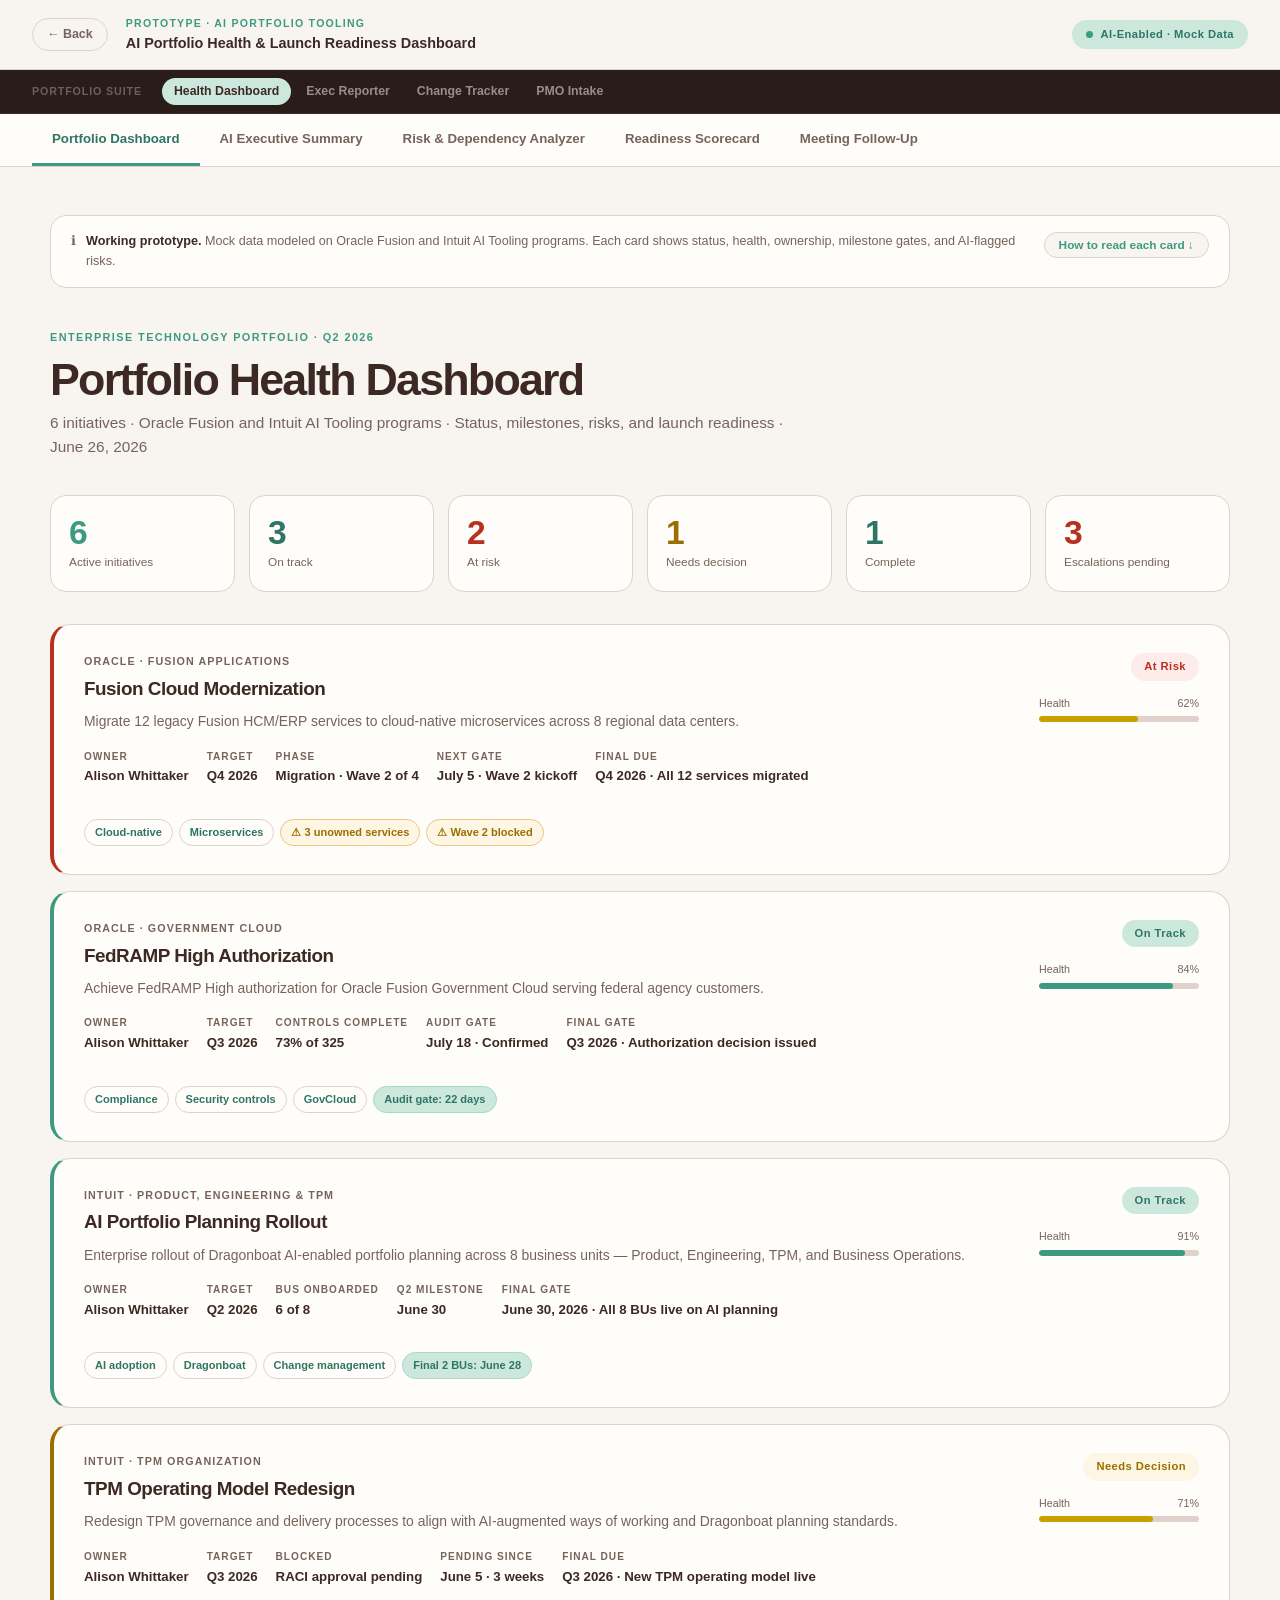
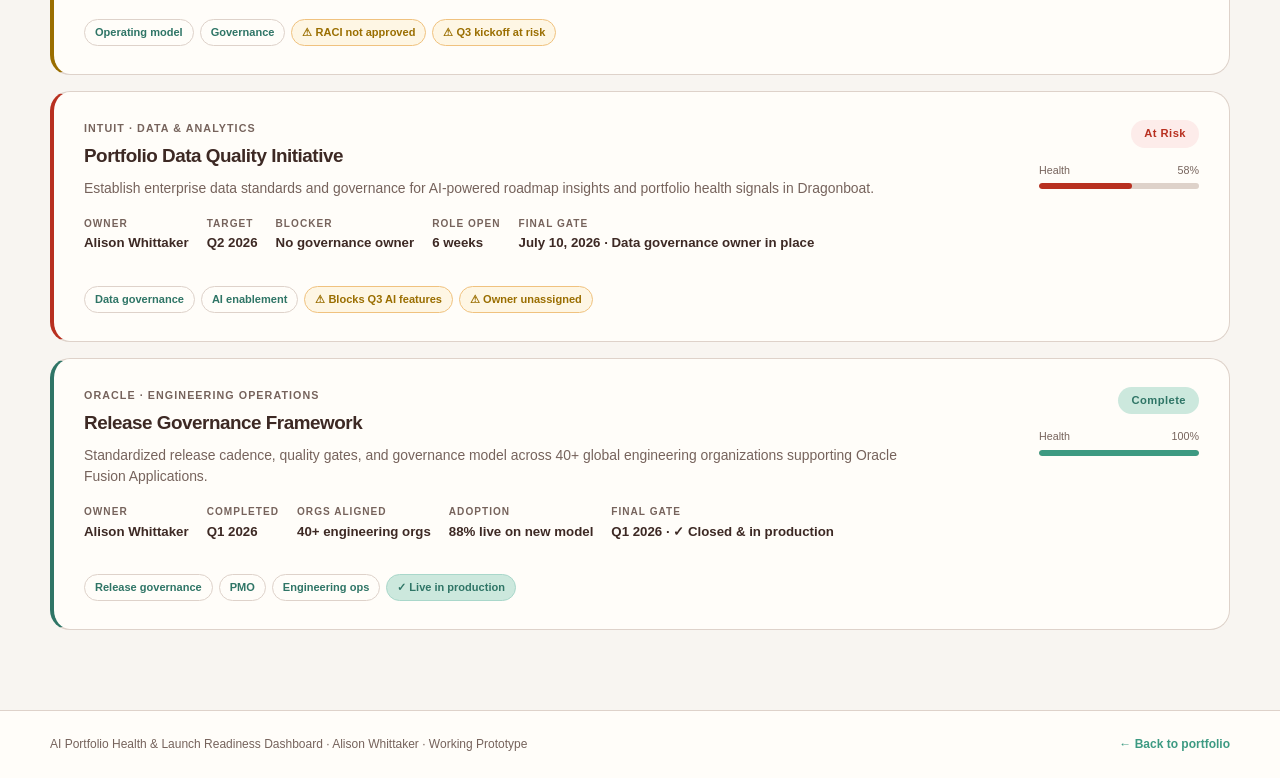
<file: portfolio-dashboard.html>
<!doctype html>
<html lang="en">
<head>
  <meta charset="UTF-8">
  <meta name="viewport" content="width=device-width, initial-scale=1.0">
  <title>AI Portfolio Health & Launch Readiness — Prototype | Alison Whittaker</title>
  <style>
    :root {
      --ink: #3d2924;
      --muted: #76635c;
      --paper: #f8f5f1;
      --surface: #fffdf9;
      --line: #ded2ca;
      --accent: #3d9a82;
      --accent-soft: #ead4c9;
      --forest: #2f7566;
      --lime: #cce8dd;
      --cocoa: #4b312b;
      --shadow: 0 18px 50px rgba(76,49,43,.09);
      --radius: 20px;
      --red: #b83020;
      --red-soft: #fdecea;
      --amber: #9a6e00;
      --amber-soft: #fef6e4;
    }
    *, *::before, *::after { box-sizing: border-box; }
    html { scroll-behavior: smooth; }
    body {
      margin: 0;
      background: var(--paper);
      color: var(--ink);
      font-family: Inter, ui-sans-serif, -apple-system, BlinkMacSystemFont, "Segoe UI", sans-serif;
      line-height: 1.55;
      -webkit-font-smoothing: antialiased;
    }
    a { color: inherit; text-decoration: none; }
    p { text-wrap: pretty; }

    /* ── HEADER ────────────────────────────── */
    .proto-header {
      position: sticky; top: 0; z-index: 30;
      display: flex; align-items: center; justify-content: space-between;
      min-height: 70px; padding: 12px 32px;
      border-bottom: 1px solid var(--line);
      background: color-mix(in srgb, var(--paper) 92%, transparent);
      backdrop-filter: blur(18px);
    }
    .ph-left { display: flex; align-items: center; gap: 18px; }
    .ph-back {
      display: inline-flex; align-items: center; gap: 6px;
      padding: 6px 14px; border: 1px solid var(--line); border-radius: 999px;
      color: var(--muted); font-size: .78rem; font-weight: 650;
      transition: color .2s, border-color .2s;
    }
    .ph-back:hover { color: var(--ink); border-color: var(--ink); }
    .ph-meta { display: flex; flex-direction: column; gap: 1px; }
    .ph-eyebrow { margin: 0; color: var(--accent); font-size: .66rem; font-weight: 800; letter-spacing: .12em; text-transform: uppercase; }
    .ph-title { margin: 0; font-size: .9rem; font-weight: 750; }
    .ph-badge {
      display: inline-flex; align-items: center; gap: 7px;
      padding: 6px 14px; border-radius: 999px;
      background: var(--lime); color: var(--forest);
      font-size: .7rem; font-weight: 800; letter-spacing: .04em;
    }
    .ai-pulse {
      width: 7px; height: 7px; border-radius: 50%;
      background: var(--accent); animation: pulse 2s ease-in-out infinite;
    }
    @keyframes pulse { 0%,100%{opacity:1} 50%{opacity:.3} }

    /* ── TAB BAR ───────────────────────────── */
    .tab-bar {
      position: sticky; top: 70px; z-index: 20;
      display: flex; overflow-x: auto;
      padding: 0 32px;
      border-bottom: 1px solid var(--line);
      background: var(--surface);
      scrollbar-width: none;
    }
    .tab-bar::-webkit-scrollbar { display: none; }
    .tab-btn {
      flex-shrink: 0; height: 52px; padding: 0 20px;
      border: none; border-bottom: 3px solid transparent;
      background: transparent; color: var(--muted);
      cursor: pointer; font-family: inherit;
      font-size: .83rem; font-weight: 650;
      transition: color .18s, border-color .18s;
      white-space: nowrap;
    }
    .tab-btn:hover { color: var(--ink); }
    .tab-btn.active { border-bottom-color: var(--accent); color: var(--forest); font-weight: 750; }

    /* ── MAIN LAYOUT ───────────────────────── */
    .proto-main {
      width: min(calc(100% - 48px), 1180px);
      margin: 0 auto; padding-block: 48px 80px;
    }
    .tab-panel { display: none; }
    .tab-panel.active { display: block; }

    /* ── DISCLAIMER ────────────────────────── */
    .disclaimer {
      display: flex; align-items: center; gap: 10px;
      padding: 12px 18px; margin-bottom: 36px;
      border: 1px solid var(--line); border-radius: 12px;
      background: var(--surface); font-size: .78rem; color: var(--muted);
    }
    .disclaimer strong { color: var(--ink); }

    /* ── PANEL HEADERS ─────────────────────── */
    .panel-header { margin-bottom: 36px; }
    .panel-eyebrow {
      display: inline-flex; align-items: center; gap: 6px;
      margin: 0 0 10px; color: var(--accent);
      font-size: .68rem; font-weight: 800; letter-spacing: .13em; text-transform: uppercase;
    }
    .panel-title { margin: 0 0 8px; font-size: clamp(1.9rem,3.5vw,2.9rem); font-weight: 760; letter-spacing: -.04em; line-height: 1.05; }
    .panel-sub { margin: 0; color: var(--muted); font-size: .96rem; max-width: 760px; }

    /* ── STATS ROW ─────────────────────────── */
    .stats-row { display: grid; grid-template-columns: repeat(6,1fr); gap: 14px; margin-bottom: 32px; }
    .stat-card {
      padding: 20px 18px; border: 1px solid var(--line);
      border-radius: 16px; background: var(--surface);
    }
    .stat-val {
      display: block; font-size: 2.1rem; font-weight: 760;
      letter-spacing: -.04em; line-height: 1; color: var(--accent);
    }
    .stat-card.s-green .stat-val { color: var(--forest); }
    .stat-card.s-red .stat-val { color: var(--red); }
    .stat-card.s-amber .stat-val { color: var(--amber); }
    .stat-lbl { margin: 6px 0 0; color: var(--muted); font-size: .74rem; line-height: 1.35; }

    /* ── PROGRAM CARDS ─────────────────────── */
    .program-grid { display: grid; gap: 16px; }
    .program-card {
      display: grid; grid-template-columns: 1fr 160px;
      gap: 18px 28px; padding: 28px 30px;
      border: 1px solid var(--line); border-left: 4px solid var(--line);
      border-radius: var(--radius); background: var(--surface);
    }
    .program-card.c-on    { border-left-color: var(--accent); }
    .program-card.c-risk  { border-left-color: var(--red); }
    .program-card.c-dec   { border-left-color: var(--amber); }
    .program-card.c-done  { border-left-color: var(--forest); }

    .pc-org { margin: 0 0 4px; font-size: .67rem; font-weight: 800; letter-spacing: .1em; text-transform: uppercase; color: var(--muted); }
    .pc-name { margin: 0 0 8px; font-size: 1.18rem; font-weight: 750; letter-spacing: -.025em; }
    .pc-desc { margin: 0 0 16px; color: var(--muted); font-size: .87rem; }
    .pc-meta { display: flex; flex-wrap: wrap; gap: 18px; }
    .meta-item { display: flex; flex-direction: column; gap: 2px; }
    .meta-lbl { font-size: .63rem; font-weight: 800; letter-spacing: .1em; text-transform: uppercase; color: var(--muted); }
    .meta-val { font-size: .83rem; font-weight: 650; }

    .pc-side { display: flex; flex-direction: column; align-items: flex-end; gap: 14px; }
    .status-badge {
      padding: 5px 13px; border-radius: 999px;
      font-size: .7rem; font-weight: 800; letter-spacing: .04em; white-space: nowrap;
    }
    .sb-on   { background: var(--lime); color: var(--forest); }
    .sb-risk { background: var(--red-soft); color: var(--red); }
    .sb-dec  { background: var(--amber-soft); color: var(--amber); }
    .sb-done { background: var(--lime); color: var(--forest); }

    .health-bar { width: 100%; }
    .hb-row { display: flex; justify-content: space-between; margin-bottom: 5px; font-size: .67rem; color: var(--muted); }
    .hb-track { height: 6px; border-radius: 999px; background: var(--line); overflow: hidden; }
    .hb-fill { height: 100%; border-radius: 999px; background: var(--accent); }
    .hb-fill.hf-red    { background: var(--red); }
    .hb-fill.hf-amber  { background: #c9a000; }

    .pc-tags { display: flex; flex-wrap: wrap; gap: 6px; margin-top: 14px; grid-column: 1; }
    .tag {
      padding: 4px 10px; border: 1px solid var(--line); border-radius: 999px;
      font-size: .69rem; font-weight: 700; color: var(--forest);
    }
    .tag.t-warn { border-color: #f0c27f; color: var(--amber); background: var(--amber-soft); }
    .tag.t-ok   { border-color: #a9d7ca; color: var(--forest); background: var(--lime); }

    /* ── AI SUMMARY ────────────────────────── */
    .ai-card {
      padding: 38px 42px; border: 1px solid var(--line);
      border-radius: var(--radius); background: var(--surface); margin-bottom: 20px;
    }
    .ai-card-head {
      display: flex; align-items: flex-start; justify-content: space-between;
      gap: 20px; margin-bottom: 28px; padding-bottom: 22px; border-bottom: 1px solid var(--line);
    }
    .ai-label {
      display: inline-flex; align-items: center; gap: 6px;
      padding: 4px 11px; border-radius: 999px;
      background: var(--lime); color: var(--forest);
      font-size: .67rem; font-weight: 800; letter-spacing: .06em; text-transform: uppercase;
    }
    .ai-card h2 { margin: 12px 0 4px; font-size: 1.65rem; letter-spacing: -.035em; }
    .ai-date { margin: 0; color: var(--muted); font-size: .82rem; }
    .status-pill {
      flex-shrink: 0; display: inline-flex; align-items: center; gap: 8px;
      padding: 8px 18px; border-radius: 999px;
      font-weight: 750; font-size: .84rem;
    }
    .sp-amber { background: var(--amber-soft); color: var(--amber); }

    .sum-sec { margin-bottom: 28px; }
    .sum-sec h3 {
      margin: 0 0 12px; font-size: .72rem; font-weight: 800;
      letter-spacing: .1em; text-transform: uppercase; color: var(--forest);
    }
    .sum-sec p { margin: 0 0 10px; color: var(--muted); line-height: 1.72; font-size: .94rem; }
    .sum-sec p:last-child { margin-bottom: 0; }
    .sum-sec p strong { color: var(--ink); }

    .dec-list { display: grid; gap: 10px; }
    .dec-item {
      display: flex; align-items: flex-start; gap: 14px;
      padding: 16px 18px; border: 1px solid var(--line); border-radius: 12px;
      background: var(--paper); font-size: .87rem;
    }
    .dec-num {
      flex-shrink: 0; width: 26px; height: 26px; display: grid; place-items: center;
      border-radius: 50%; background: var(--accent-soft); color: var(--cocoa);
      font-size: .74rem; font-weight: 800;
    }
    .dec-item p { margin: 0; line-height: 1.6; color: var(--muted); }
    .dec-item p strong { color: var(--ink); }

    /* ── RISK ANALYZER ─────────────────────── */
    .hidden-banner {
      display: flex; align-items: flex-start; gap: 14px;
      padding: 18px 22px; margin-bottom: 22px;
      border: 1px solid #e8c87a; border-radius: 14px;
      background: var(--amber-soft);
    }
    .hb-icon { font-size: 1.4rem; line-height: 1; flex-shrink: 0; margin-top: 1px; }
    .hb-body strong { display: block; margin-bottom: 4px; font-size: .9rem; color: #5a3e00; }
    .hb-body p { margin: 0; font-size: .84rem; color: #7a5800; }

    .risk-wrap { overflow-x: auto; border: 1px solid var(--line); border-radius: var(--radius); margin-bottom: 24px; }
    table.risk-tbl { width: 100%; border-collapse: collapse; font-size: .86rem; }
    .risk-tbl th {
      padding: 12px 16px; text-align: left; white-space: nowrap;
      font-size: .67rem; font-weight: 800; letter-spacing: .1em; text-transform: uppercase;
      color: var(--muted); border-bottom: 2px solid var(--line); background: var(--paper);
    }
    .risk-tbl td { padding: 16px 16px; border-bottom: 1px solid var(--line); vertical-align: top; }
    .risk-tbl tr:last-child td { border-bottom: 0; }
    .risk-tbl tr:hover td { background: color-mix(in srgb, var(--paper) 50%, var(--surface)); }
    .risk-tbl td:first-child { font-weight: 650; }

    .sev {
      display: inline-flex; align-items: center; gap: 5px;
      padding: 3px 10px; border-radius: 999px;
      font-size: .7rem; font-weight: 800; white-space: nowrap;
    }
    .sev-h { background: var(--red-soft); color: var(--red); }
    .sev-m { background: var(--amber-soft); color: var(--amber); }
    .sev-l { background: var(--lime); color: var(--forest); }

    .ai-tag {
      display: inline-flex; padding: 2px 7px; border-radius: 4px;
      background: var(--lime); color: var(--forest);
      font-size: .63rem; font-weight: 800; letter-spacing: .04em; vertical-align: middle; margin-left: 4px;
    }

    .dep-card {
      padding: 26px 30px; border: 1px solid var(--line);
      border-radius: var(--radius); background: var(--surface);
    }
    .dep-card h3 { margin: 0 0 16px; font-size: 1.05rem; letter-spacing: -.02em; }
    .dep-card p { margin: 0 0 12px; color: var(--muted); font-size: .84rem; }
    .dep-list { display: grid; gap: 10px; }
    .dep-item {
      display: flex; align-items: flex-start; gap: 12px;
      padding: 13px 16px; border: 1px solid var(--line); border-radius: 10px;
      background: var(--paper); font-size: .85rem; line-height: 1.55;
    }
    .dep-item span:first-child { font-size: 1rem; flex-shrink: 0; }

    /* ── SCORECARD ─────────────────────────── */
    .sc-wrap { overflow: hidden; border: 1px solid var(--line); border-radius: var(--radius); margin-bottom: 22px; }
    table.sc-tbl { width: 100%; border-collapse: collapse; font-size: .87rem; }
    .sc-tbl thead tr { background: var(--paper); border-bottom: 2px solid var(--line); }
    .sc-tbl th {
      padding: 14px 18px; text-align: left;
      font-size: .67rem; font-weight: 800; letter-spacing: .1em; text-transform: uppercase; color: var(--muted);
    }
    .sc-tbl th.center { text-align: center; }
    .sc-tbl td { padding: 18px 18px; border-bottom: 1px solid var(--line); vertical-align: middle; }
    .sc-tbl td.center { text-align: center; }
    .sc-tbl tr:last-child td { border-bottom: 0; }
    .sc-tbl tr:hover td { background: var(--paper); }
    .sc-name { font-weight: 650; font-size: .91rem; }
    .sc-org  { color: var(--muted); font-size: .74rem; margin-top: 2px; }

    .chip {
      display: inline-flex; align-items: center; justify-content: center;
      min-width: 56px; padding: 5px 10px; border-radius: 8px;
      font-size: .84rem; font-weight: 750;
    }
    .chip-g { background: var(--lime); color: var(--forest); }
    .chip-a { background: var(--amber-soft); color: var(--amber); }
    .chip-r { background: var(--red-soft); color: var(--red); }
    .chip-n { background: var(--line); color: var(--muted); }

    .rec-cell { font-size: .83rem; color: var(--muted); line-height: 1.55; max-width: 340px; }

    .sc-legend { display: flex; gap: 22px; font-size: .78rem; color: var(--muted); }
    .sl-item { display: flex; align-items: center; gap: 7px; }
    .sl-dot { width: 12px; height: 12px; border-radius: 3px; }

    /* ── MEETING FOLLOW-UP ─────────────────── */
    .meeting-grid { display: grid; grid-template-columns: 1fr 1fr; gap: 22px; align-items: start; }
    .meet-card {
      padding: 30px 32px; border: 1px solid var(--line);
      border-radius: var(--radius); background: var(--surface);
    }
    .meet-card h3 { margin: 0 0 6px; font-size: 1.05rem; letter-spacing: -.02em; }
    .meet-card > p { margin: 0 0 18px; color: var(--muted); font-size: .84rem; }

    textarea {
      width: 100%; min-height: 270px; padding: 14px 16px;
      border: 1px solid var(--line); border-radius: 12px;
      background: var(--paper); color: var(--ink);
      font-family: inherit; font-size: .85rem; line-height: 1.65; resize: vertical;
    }
    textarea:focus { outline: 2px solid var(--accent); border-color: transparent; }

    .analyze-btn {
      display: inline-flex; align-items: center; gap: 8px; margin-top: 14px;
      min-height: 44px; padding: 0 22px;
      border: none; border-radius: 999px;
      background: var(--cocoa); color: var(--paper);
      cursor: pointer; font-family: inherit; font-size: .88rem; font-weight: 750;
      transition: opacity .2s;
    }
    .analyze-btn:hover { opacity: .88; }
    .analyze-btn:disabled { opacity: .45; cursor: not-allowed; }

    .load-bar { display: none; height: 3px; border-radius: 999px; background: var(--line); overflow: hidden; margin-bottom: 20px; }
    .load-bar.running { display: block; }
    .lb-fill { height: 100%; border-radius: 999px; background: var(--accent); animation: load-anim 1.9s ease-in-out; }
    @keyframes load-anim { 0%{width:0%} 100%{width:100%} }

    .empty-state {
      display: flex; flex-direction: column; align-items: center; justify-content: center;
      min-height: 220px; color: var(--muted); text-align: center; font-size: .88rem;
    }
    .empty-icon { font-size: 2rem; margin-bottom: 12px; opacity: .35; }

    .out-section { display: none; }
    .out-section.vis { display: block; }

    .out-group { margin-bottom: 22px; }
    .out-group h4 {
      margin: 0 0 10px; font-size: .69rem; font-weight: 800;
      letter-spacing: .1em; text-transform: uppercase; color: var(--forest);
    }
    .out-item {
      display: flex; align-items: flex-start; gap: 11px;
      padding: 13px 15px; border: 1px solid var(--line); border-radius: 10px;
      margin-bottom: 8px; background: var(--paper); font-size: .85rem;
    }
    .out-item:last-child { margin-bottom: 0; }
    .out-item-icon { flex-shrink: 0; font-size: .9rem; }
    .out-item-body strong { display: block; margin-bottom: 3px; font-size: .84rem; }
    .out-item-body span { color: var(--muted); font-size: .77rem; }
    .out-item.flag { border-color: #e8c87a; background: var(--amber-soft); }

    /* ── RESPONSIVE ────────────────────────── */
    @media (max-width: 860px) {
      .stats-row { grid-template-columns: repeat(3,1fr); }
      .meeting-grid { grid-template-columns: 1fr; }
      .program-card { grid-template-columns: 1fr; }
      .pc-side { align-items: flex-start; }
      .proto-header { padding: 12px 18px; }
      .tab-bar { padding: 0 18px; }
      .proto-main { padding-block: 32px 60px; }
      .ai-card { padding: 26px 24px; }
      .ai-card-head { flex-direction: column; gap: 14px; }
    }
    @media (max-width: 560px) {
      .stats-row { grid-template-columns: repeat(2,1fr); }
      .ph-back span { display: none; }
    }

    /* ── CARD GUIDE ──────────────────────────────────────── */
    .guide-card {
      border: 1px solid var(--line); border-radius: 16px;
      background: var(--surface); margin-bottom: 36px; overflow: hidden;
    }
    .guide-top {
      display: flex; align-items: flex-start; justify-content: space-between;
      gap: 16px; padding: 16px 20px;
    }
    .guide-intro { display: flex; align-items: flex-start; gap: 10px; font-size: .79rem; color: var(--muted); line-height: 1.55; }
    .guide-intro strong { color: var(--ink); }
    .guide-toggle {
      flex-shrink: 0; padding: 5px 14px;
      border: 1px solid var(--line); border-radius: 999px;
      background: var(--paper); color: var(--accent);
      cursor: pointer; font-family: inherit; font-size: .74rem; font-weight: 750;
      white-space: nowrap; transition: background .15s, border-color .15s;
    }
    .guide-toggle:hover { background: var(--lime); border-color: #a9d7ca; }
    .guide-body {
      display: none; padding: 0 20px 22px;
      border-top: 1px solid var(--line);
    }
    .guide-body.open { display: block; }
    .guide-sec { margin-top: 18px; }
    .guide-sec-title {
      font-size: .64rem; font-weight: 800; letter-spacing: .11em;
      text-transform: uppercase; color: var(--forest); margin: 0 0 10px;
    }
    .guide-grid { display: grid; grid-template-columns: repeat(auto-fit, minmax(210px, 1fr)); gap: 8px; }
    .guide-item {
      display: flex; align-items: flex-start; gap: 10px;
      padding: 10px 13px; border: 1px solid var(--line); border-radius: 10px;
      background: var(--paper);
    }
    .gi-icon {
      flex-shrink: 0; width: 22px; height: 22px; border-radius: 4px;
      display: grid; place-items: center;
      font-size: .72rem; font-weight: 800; line-height: 1;
    }
    .gi-green { background: var(--lime); color: var(--forest); }
    .gi-red   { background: var(--red-soft); color: var(--red); }
    .gi-amber { background: var(--amber-soft); color: var(--amber); }
    .gi-done  { background: #cce8dd; color: #1f5c4a; }
    .gi-soft  { background: var(--accent-soft); color: var(--cocoa); }
    .guide-item strong { display: block; font-size: .8rem; font-weight: 700; margin-bottom: 2px; color: var(--ink); }
    .guide-item span   { color: var(--muted); font-size: .75rem; line-height: 1.45; }
    .guide-tags-col { display: grid; gap: 12px; margin-top: 6px; }
    .guide-tag-row { display: flex; align-items: baseline; gap: 10px; flex-wrap: wrap; }
    .gdemo {
      display: inline-flex; align-items: center; gap: 5px;
      padding: 4px 11px; border-radius: 999px; font-size: .74rem; font-weight: 700;
      white-space: nowrap;
    }
    .gdemo-n { border: 1px solid var(--line); color: var(--forest); background: var(--surface); }
    .gdemo-w { border: 1px solid #f0c27f; color: var(--amber); background: var(--amber-soft); }
    .gdemo-g { border: 1px solid #a9d7ca; color: var(--forest); background: var(--lime); }
    .guide-tag-desc { color: var(--muted); font-size: .76rem; line-height: 1.45; max-width: 560px; }
  </style>
</head>
<body>

  <!-- HEADER -->
  <header class="proto-header">
    <div class="ph-left">
      <a class="ph-back" href="index.html"><span>← Back</span></a>
      <div class="ph-meta">
        <p class="ph-eyebrow">Prototype · AI Portfolio Tooling</p>
        <p class="ph-title">AI Portfolio Health &amp; Launch Readiness Dashboard</p>
      </div>
    </div>
    <div class="ph-badge"><span class="ai-pulse"></span>AI-Enabled · Mock Data</div>
  </header>

  <!-- SUITE NAV -->
  <nav style="display:flex;align-items:center;gap:20px;padding:8px 32px;background:#2a1c18;border-bottom:1px solid rgba(255,255,255,.06);overflow-x:auto;">
    <span style="font-size:.67rem;font-weight:800;letter-spacing:.08em;color:rgba(255,255,255,.3);text-transform:uppercase;white-space:nowrap;flex-shrink:0;">Portfolio Suite</span>
    <div style="display:flex;gap:3px;">
      <a href="portfolio-dashboard.html" style="font-size:.77rem;font-weight:600;color:var(--ink);background:var(--lime);padding:4px 12px;border-radius:99px;text-decoration:none;white-space:nowrap;">Health Dashboard</a>
      <a href="exec-report-generator.html" style="font-size:.77rem;font-weight:600;color:rgba(255,255,255,.5);padding:4px 12px;border-radius:99px;text-decoration:none;white-space:nowrap;transition:all .15s;">Exec Reporter</a>
      <a href="change-readiness-tracker.html" style="font-size:.77rem;font-weight:600;color:rgba(255,255,255,.5);padding:4px 12px;border-radius:99px;text-decoration:none;white-space:nowrap;transition:all .15s;">Change Tracker</a>
      <a href="pmo-intake-scorer.html" style="font-size:.77rem;font-weight:600;color:rgba(255,255,255,.5);padding:4px 12px;border-radius:99px;text-decoration:none;white-space:nowrap;transition:all .15s;">PMO Intake</a>
    </div>
  </nav>

  <!-- TAB BAR -->
  <nav class="tab-bar" role="tablist" aria-label="Dashboard sections">
    <button class="tab-btn active" role="tab" data-tab="dashboard" aria-selected="true">Portfolio Dashboard</button>
    <button class="tab-btn" role="tab" data-tab="summary" aria-selected="false">AI Executive Summary</button>
    <button class="tab-btn" role="tab" data-tab="risks" aria-selected="false">Risk &amp; Dependency Analyzer</button>
    <button class="tab-btn" role="tab" data-tab="scorecard" aria-selected="false">Readiness Scorecard</button>
    <button class="tab-btn" role="tab" data-tab="meeting" aria-selected="false">Meeting Follow-Up</button>
  </nav>

  <main class="proto-main">

    <div class="guide-card">
      <div class="guide-top">
        <div class="guide-intro">
          <span aria-hidden="true">ℹ</span>
          <span><strong>Working prototype.</strong> Mock data modeled on Oracle Fusion and Intuit AI Tooling programs. Each card shows status, health, ownership, milestone gates, and AI-flagged risks.</span>
        </div>
        <button class="guide-toggle" onclick="toggleGuide(this)" aria-expanded="false" aria-controls="guide-body">How to read each card ↓</button>
      </div>

      <div class="guide-body" id="guide-body">

        <div class="guide-sec">
          <p class="guide-sec-title">Left border color &amp; status badge — program status</p>
          <div class="guide-grid">
            <div class="guide-item">
              <div class="gi-icon gi-green">■</div>
              <div><strong>On Track</strong><span>On plan. No blockers. Upcoming milestones confirmed.</span></div>
            </div>
            <div class="guide-item">
              <div class="gi-icon gi-red">■</div>
              <div><strong>At Risk</strong><span>Blocker or missed milestone threatening delivery. Escalation likely required.</span></div>
            </div>
            <div class="guide-item">
              <div class="gi-icon gi-amber">■</div>
              <div><strong>Needs Decision</strong><span>Stalled pending executive approval. Cannot advance until resolved.</span></div>
            </div>
            <div class="guide-item">
              <div class="gi-icon gi-done">■</div>
              <div><strong>Complete</strong><span>Delivered. May be in post-launch monitoring.</span></div>
            </div>
          </div>
        </div>

        <div class="guide-sec">
          <p class="guide-sec-title">Health bar — program health score 0–100%</p>
          <div class="guide-grid">
            <div class="guide-item">
              <div class="gi-icon gi-green" style="font-size:.6rem">80+</div>
              <div><strong>Green (80–100%)</strong><span>Healthy. Milestones on track, risks managed.</span></div>
            </div>
            <div class="guide-item">
              <div class="gi-icon gi-amber" style="font-size:.55rem">60–79</div>
              <div><strong>Amber (60–79%)</strong><span>Moderate concern. Blockers need near-term attention.</span></div>
            </div>
            <div class="guide-item">
              <div class="gi-icon gi-red" style="font-size:.6rem">&lt;60</div>
              <div><strong>Red (&lt;60%)</strong><span>Delivery at risk. Immediate leadership action required.</span></div>
            </div>
          </div>
        </div>

        <div class="guide-sec">
          <p class="guide-sec-title">Metadata fields</p>
          <div class="guide-grid">
            <div class="guide-item">
              <div class="gi-icon gi-soft">👤</div>
              <div><strong>Owner</strong><span>Program lead accountable for delivery and escalation.</span></div>
            </div>
            <div class="guide-item">
              <div class="gi-icon gi-soft">📅</div>
              <div><strong>Target</strong><span>Planned delivery quarter or date.</span></div>
            </div>
            <div class="guide-item">
              <div class="gi-icon gi-soft">↗</div>
              <div><strong>Phase / Progress</strong><span>Current delivery stage — e.g., Wave 2 of 4, 73% complete, 6 of 8 BUs onboarded.</span></div>
            </div>
            <div class="guide-item">
              <div class="gi-icon gi-soft">⏱</div>
              <div><strong>Next Gate</strong><span>Nearest decision point or milestone gating program advancement.</span></div>
            </div>
            <div class="guide-item">
              <div class="gi-icon gi-red">!</div>
              <div><strong>Blocked / Blocker</strong><span>Active issue preventing progress. Duration shows how long unresolved.</span></div>
            </div>
            <div class="guide-item">
              <div class="gi-icon gi-done">⬡</div>
              <div><strong>Final Gate / Final Due</strong><span>Ultimate completion milestone — what "done" looks like.</span></div>
            </div>
          </div>
        </div>

        <div class="guide-sec">
          <p class="guide-sec-title">Tag chips (bottom of card) — domain labels and live status signals</p>
          <div class="guide-tags-col">
            <div>
              <div class="guide-tag-row">
                <span class="gdemo gdemo-n">Cloud-native</span>
                <span class="gdemo gdemo-n">Dragonboat</span>
                <span class="gdemo gdemo-n">PMO</span>
                <span class="gdemo gdemo-n">Compliance</span>
              </div>
              <p class="guide-tag-desc" style="margin-top:6px"><strong style="color:var(--ink)">White border</strong> — Domain, tool, or methodology label.</p>
            </div>
            <div>
              <div class="guide-tag-row">
                <span class="gdemo gdemo-w">⚠ 3 unowned services</span>
                <span class="gdemo gdemo-w">⚠ RACI not approved</span>
                <span class="gdemo gdemo-w">⚠ Owner unassigned</span>
              </div>
              <p class="guide-tag-desc" style="margin-top:6px"><strong style="color:var(--ink)">Amber ⚠</strong> — Active risk or pending decision impacting health or timeline.</p>
            </div>
            <div>
              <div class="guide-tag-row">
                <span class="gdemo gdemo-g">Audit gate: 22 days</span>
                <span class="gdemo gdemo-g">Final 2 BUs: June 28</span>
                <span class="gdemo gdemo-g">✓ Live in production</span>
              </div>
              <p class="guide-tag-desc" style="margin-top:6px"><strong style="color:var(--ink)">Green</strong> — Confirmed upcoming milestone or completed delivery.</p>
            </div>
          </div>
        </div>

      </div>
    </div>

    <!-- ══ TAB 1: DASHBOARD ══════════════════════════════ -->
    <div class="tab-panel active" id="tab-dashboard" role="tabpanel">
      <div class="panel-header">
        <p class="panel-eyebrow">Enterprise Technology Portfolio · Q2 2026</p>
        <h1 class="panel-title">Portfolio Health Dashboard</h1>
        <p class="panel-sub">6 initiatives · Oracle Fusion and Intuit AI Tooling programs · Status, milestones, risks, and launch readiness · June 26, 2026</p>
      </div>

      <div class="stats-row">
        <div class="stat-card">
          <span class="stat-val">6</span>
          <p class="stat-lbl">Active initiatives</p>
        </div>
        <div class="stat-card s-green">
          <span class="stat-val">3</span>
          <p class="stat-lbl">On track</p>
        </div>
        <div class="stat-card s-red">
          <span class="stat-val">2</span>
          <p class="stat-lbl">At risk</p>
        </div>
        <div class="stat-card s-amber">
          <span class="stat-val">1</span>
          <p class="stat-lbl">Needs decision</p>
        </div>
        <div class="stat-card s-green">
          <span class="stat-val">1</span>
          <p class="stat-lbl">Complete</p>
        </div>
        <div class="stat-card s-red">
          <span class="stat-val">3</span>
          <p class="stat-lbl">Escalations pending</p>
        </div>
      </div>

      <div class="program-grid">

        <article class="program-card c-risk">
          <div>
            <p class="pc-org">Oracle · Fusion Applications</p>
            <h2 class="pc-name">Fusion Cloud Modernization</h2>
            <p class="pc-desc">Migrate 12 legacy Fusion HCM/ERP services to cloud-native microservices across 8 regional data centers.</p>
            <div class="pc-meta">
              <div class="meta-item"><span class="meta-lbl">Owner</span><span class="meta-val">Alison Whittaker</span></div>
              <div class="meta-item"><span class="meta-lbl">Target</span><span class="meta-val">Q4 2026</span></div>
              <div class="meta-item"><span class="meta-lbl">Phase</span><span class="meta-val">Migration · Wave 2 of 4</span></div>
              <div class="meta-item"><span class="meta-lbl">Next gate</span><span class="meta-val">July 5 · Wave 2 kickoff</span></div>
              <div class="meta-item"><span class="meta-lbl">Final Due</span><span class="meta-val">Q4 2026 · All 12 services migrated</span></div>
            </div>
          </div>
          <div class="pc-side">
            <span class="status-badge sb-risk">At Risk</span>
            <div class="health-bar">
              <div class="hb-row"><span>Health</span><span>62%</span></div>
              <div class="hb-track"><div class="hb-fill hf-amber" style="width:62%"></div></div>
            </div>
          </div>
          <div class="pc-tags">
            <span class="tag">Cloud-native</span>
            <span class="tag">Microservices</span>
            <span class="tag t-warn">⚠ 3 unowned services</span>
            <span class="tag t-warn">⚠ Wave 2 blocked</span>
          </div>
        </article>

        <article class="program-card c-on">
          <div>
            <p class="pc-org">Oracle · Government Cloud</p>
            <h2 class="pc-name">FedRAMP High Authorization</h2>
            <p class="pc-desc">Achieve FedRAMP High authorization for Oracle Fusion Government Cloud serving federal agency customers.</p>
            <div class="pc-meta">
              <div class="meta-item"><span class="meta-lbl">Owner</span><span class="meta-val">Alison Whittaker</span></div>
              <div class="meta-item"><span class="meta-lbl">Target</span><span class="meta-val">Q3 2026</span></div>
              <div class="meta-item"><span class="meta-lbl">Controls complete</span><span class="meta-val">73% of 325</span></div>
              <div class="meta-item"><span class="meta-lbl">Audit gate</span><span class="meta-val">July 18 · Confirmed</span></div>
              <div class="meta-item"><span class="meta-lbl">Final Gate</span><span class="meta-val">Q3 2026 · Authorization decision issued</span></div>
            </div>
          </div>
          <div class="pc-side">
            <span class="status-badge sb-on">On Track</span>
            <div class="health-bar">
              <div class="hb-row"><span>Health</span><span>84%</span></div>
              <div class="hb-track"><div class="hb-fill" style="width:84%"></div></div>
            </div>
          </div>
          <div class="pc-tags">
            <span class="tag">Compliance</span>
            <span class="tag">Security controls</span>
            <span class="tag">GovCloud</span>
            <span class="tag t-ok">Audit gate: 22 days</span>
          </div>
        </article>

        <article class="program-card c-on">
          <div>
            <p class="pc-org">Intuit · Product, Engineering &amp; TPM</p>
            <h2 class="pc-name">AI Portfolio Planning Rollout</h2>
            <p class="pc-desc">Enterprise rollout of Dragonboat AI-enabled portfolio planning across 8 business units — Product, Engineering, TPM, and Business Operations.</p>
            <div class="pc-meta">
              <div class="meta-item"><span class="meta-lbl">Owner</span><span class="meta-val">Alison Whittaker</span></div>
              <div class="meta-item"><span class="meta-lbl">Target</span><span class="meta-val">Q2 2026</span></div>
              <div class="meta-item"><span class="meta-lbl">BUs onboarded</span><span class="meta-val">6 of 8</span></div>
              <div class="meta-item"><span class="meta-lbl">Q2 milestone</span><span class="meta-val">June 30</span></div>
              <div class="meta-item"><span class="meta-lbl">Final Gate</span><span class="meta-val">June 30, 2026 · All 8 BUs live on AI planning</span></div>
            </div>
          </div>
          <div class="pc-side">
            <span class="status-badge sb-on">On Track</span>
            <div class="health-bar">
              <div class="hb-row"><span>Health</span><span>91%</span></div>
              <div class="hb-track"><div class="hb-fill" style="width:91%"></div></div>
            </div>
          </div>
          <div class="pc-tags">
            <span class="tag">AI adoption</span>
            <span class="tag">Dragonboat</span>
            <span class="tag">Change management</span>
            <span class="tag t-ok">Final 2 BUs: June 28</span>
          </div>
        </article>

        <article class="program-card c-dec">
          <div>
            <p class="pc-org">Intuit · TPM Organization</p>
            <h2 class="pc-name">TPM Operating Model Redesign</h2>
            <p class="pc-desc">Redesign TPM governance and delivery processes to align with AI-augmented ways of working and Dragonboat planning standards.</p>
            <div class="pc-meta">
              <div class="meta-item"><span class="meta-lbl">Owner</span><span class="meta-val">Alison Whittaker</span></div>
              <div class="meta-item"><span class="meta-lbl">Target</span><span class="meta-val">Q3 2026</span></div>
              <div class="meta-item"><span class="meta-lbl">Blocked</span><span class="meta-val">RACI approval pending</span></div>
              <div class="meta-item"><span class="meta-lbl">Pending since</span><span class="meta-val">June 5 · 3 weeks</span></div>
              <div class="meta-item"><span class="meta-lbl">Final Due</span><span class="meta-val">Q3 2026 · New TPM operating model live</span></div>
            </div>
          </div>
          <div class="pc-side">
            <span class="status-badge sb-dec">Needs Decision</span>
            <div class="health-bar">
              <div class="hb-row"><span>Health</span><span>71%</span></div>
              <div class="hb-track"><div class="hb-fill hf-amber" style="width:71%"></div></div>
            </div>
          </div>
          <div class="pc-tags">
            <span class="tag">Operating model</span>
            <span class="tag">Governance</span>
            <span class="tag t-warn">⚠ RACI not approved</span>
            <span class="tag t-warn">⚠ Q3 kickoff at risk</span>
          </div>
        </article>

        <article class="program-card c-risk">
          <div>
            <p class="pc-org">Intuit · Data &amp; Analytics</p>
            <h2 class="pc-name">Portfolio Data Quality Initiative</h2>
            <p class="pc-desc">Establish enterprise data standards and governance for AI-powered roadmap insights and portfolio health signals in Dragonboat.</p>
            <div class="pc-meta">
              <div class="meta-item"><span class="meta-lbl">Owner</span><span class="meta-val">Alison Whittaker</span></div>
              <div class="meta-item"><span class="meta-lbl">Target</span><span class="meta-val">Q2 2026</span></div>
              <div class="meta-item"><span class="meta-lbl">Blocker</span><span class="meta-val">No governance owner</span></div>
              <div class="meta-item"><span class="meta-lbl">Role open</span><span class="meta-val">6 weeks</span></div>
              <div class="meta-item"><span class="meta-lbl">Final Gate</span><span class="meta-val">July 10, 2026 · Data governance owner in place</span></div>
            </div>
          </div>
          <div class="pc-side">
            <span class="status-badge sb-risk">At Risk</span>
            <div class="health-bar">
              <div class="hb-row"><span>Health</span><span>58%</span></div>
              <div class="hb-track"><div class="hb-fill hf-red" style="width:58%"></div></div>
            </div>
          </div>
          <div class="pc-tags">
            <span class="tag">Data governance</span>
            <span class="tag">AI enablement</span>
            <span class="tag t-warn">⚠ Blocks Q3 AI features</span>
            <span class="tag t-warn">⚠ Owner unassigned</span>
          </div>
        </article>

        <article class="program-card c-done">
          <div>
            <p class="pc-org">Oracle · Engineering Operations</p>
            <h2 class="pc-name">Release Governance Framework</h2>
            <p class="pc-desc">Standardized release cadence, quality gates, and governance model across 40+ global engineering organizations supporting Oracle Fusion Applications.</p>
            <div class="pc-meta">
              <div class="meta-item"><span class="meta-lbl">Owner</span><span class="meta-val">Alison Whittaker</span></div>
              <div class="meta-item"><span class="meta-lbl">Completed</span><span class="meta-val">Q1 2026</span></div>
              <div class="meta-item"><span class="meta-lbl">Orgs aligned</span><span class="meta-val">40+ engineering orgs</span></div>
              <div class="meta-item"><span class="meta-lbl">Adoption</span><span class="meta-val">88% live on new model</span></div>
              <div class="meta-item"><span class="meta-lbl">Final Gate</span><span class="meta-val">Q1 2026 · ✓ Closed &amp; in production</span></div>
            </div>
          </div>
          <div class="pc-side">
            <span class="status-badge sb-done">Complete</span>
            <div class="health-bar">
              <div class="hb-row"><span>Health</span><span>100%</span></div>
              <div class="hb-track"><div class="hb-fill" style="width:100%"></div></div>
            </div>
          </div>
          <div class="pc-tags">
            <span class="tag">Release governance</span>
            <span class="tag">PMO</span>
            <span class="tag">Engineering ops</span>
            <span class="tag t-ok">✓ Live in production</span>
          </div>
        </article>

      </div>
    </div>

    <!-- ══ TAB 2: AI EXECUTIVE SUMMARY ══════════════════ -->
    <div class="tab-panel" id="tab-summary" role="tabpanel">
      <div class="panel-header">
        <p class="panel-eyebrow">✦ AI-Generated</p>
        <h1 class="panel-title">AI Executive Summary</h1>
        <p class="panel-sub">Weekly portfolio update synthesized from status, milestone data, and RAID logs. Ready for executive distribution.</p>
      </div>

      <div class="ai-card">
        <div class="ai-card-head">
          <div>
            <span class="ai-label">✦ AI Portfolio Summary</span>
            <h2>Week of June 22–28, 2026</h2>
            <p class="ai-date">Enterprise Technology Portfolio · Generated June 26, 2026 · Prepared by Alison Whittaker, EPM</p>
          </div>
          <span class="status-pill sp-amber">⚠ Attention Required</span>
        </div>

        <div class="sum-sec">
          <h3>Portfolio at a Glance</h3>
          <p><strong>2 programs at risk. 1 escalation pending 3+ weeks.</strong> Of 6 initiatives: 1 complete, 3 on track, 2 require immediate action. Portfolio health: <strong>74%</strong>, down 4 points — Portfolio Data Quality slipping without a named governance owner.</p>
        </div>

        <div class="sum-sec">
          <h3>Progress Highlights</h3>
          <p><strong>AI Portfolio Planning Rollout (91%)</strong> completed 6 of 8 BU onboarding sessions. Final 2 (Tax Platform, Financial Services) confirmed June 28. On track to close Q2 June 30.</p>
          <p><strong>FedRAMP High Authorization (84%)</strong> on track. Controls 73% complete across 325. Audit partner contracted, July 18 gate confirmed. No blockers. Contingency plan for Tier 1 control gaps not yet documented.</p>
          <p><strong>Release Governance Framework</strong> closed Q1 2026. Live across 40+ engineering organizations. Post-implementation adoption: 88%. Follow-up planned for 5 remaining teams in July.</p>
        </div>

        <div class="sum-sec">
          <h3>Risks &amp; Blockers</h3>
          <p><strong>Fusion Cloud Modernization (62%, At Risk):</strong> Payroll, Benefits, and Tax Calculation have no assigned migration owners. Wave 2 kickoff: July 5. Without resolution this week, delivery slips to Q1 2027. First flagged 2 weeks ago — no action taken. Engineering VP escalation required immediately.</p>
          <p><strong>Portfolio Data Quality Initiative (58%, At Risk):</strong> Governance owner role open 6 weeks. Blocks Q3 AI feature activation for all 8 BUs and degrades Dragonboat AI accuracy. Leadership action required by July 10.</p>
        </div>

        <div class="sum-sec">
          <h3>Decisions Required This Week</h3>
          <div class="dec-list">
            <div class="dec-item">
              <span class="dec-num">1</span>
              <p><strong>Fusion Cloud Modernization:</strong> Engineering VP assigns migration owners for Payroll, Benefits, and Tax Calculation by July 5. <em>Risk: Wave 2 slips 2 quarters to Q1 2027.</em></p>
            </div>
            <div class="dec-item">
              <span class="dec-num">2</span>
              <p><strong>Portfolio Data Quality Initiative:</strong> VP of Data appoints data governance owner. Open 6 weeks. <em>Risk: Q3 AI features blocked for all 8 BUs.</em></p>
            </div>
            <div class="dec-item">
              <span class="dec-num">3</span>
              <p><strong>TPM Operating Model Redesign:</strong> Executive sponsor approves RACI. Outstanding 3 weeks. <em>Risk: Q3 kickoff delayed.</em></p>
            </div>
          </div>
        </div>

        <div class="sum-sec">
          <h3>Looking Ahead — Week of June 29</h3>
          <p>Two milestones next week: <strong>AI Planning Q2 milestone (June 30)</strong> — on track — and <strong>Fusion Wave 2 kickoff (July 5)</strong> — currently blocked. Recommend a 30-minute exec call by June 28 to resolve Wave 2 ownership and TPM RACI approval. FedRAMP audit gate July 18 — 22 days out, no blockers.</p>
        </div>
      </div>
    </div>

    <!-- ══ TAB 3: RISK & DEPENDENCY ANALYZER ════════════ -->
    <div class="tab-panel" id="tab-risks" role="tabpanel">
      <div class="panel-header">
        <p class="panel-eyebrow">✦ AI-Analyzed</p>
        <h1 class="panel-title">Risk &amp; Dependency Analyzer</h1>
        <p class="panel-sub">AI-flagged risks, ownership gaps, and cross-program dependencies — synthesized from RAID logs and milestone data.</p>
      </div>

      <div class="hidden-banner">
        <span class="hb-icon">⚠</span>
        <div class="hb-body">
          <strong>2 hidden risks identified by AI</strong>
          <p>Absent from existing RAID logs — surfaced by AI through milestone dependency and cross-program pattern analysis. Marked <span style="display:inline-flex;align-items:center;padding:1px 6px;border-radius:4px;background:var(--lime);color:var(--forest);font-size:.65rem;font-weight:800;margin:0 2px;">✦ AI</span> below.</p>
        </div>
      </div>

      <div class="risk-wrap">
        <table class="risk-tbl">
          <thead>
            <tr>
              <th>Program</th>
              <th>Risk / Issue</th>
              <th>Type</th>
              <th>Severity</th>
              <th>Owner</th>
              <th>Due</th>
              <th>Source</th>
            </tr>
          </thead>
          <tbody>
            <tr>
              <td>Fusion Cloud Modernization</td>
              <td>Payroll, Benefits, Tax Calculation without migration owners. Blocks Wave 2 kickoff July 5.</td>
              <td>Ownership gap</td>
              <td><span class="sev sev-h">● High</span></td>
              <td>Engineering VP</td>
              <td>July 5</td>
              <td>RAID log</td>
            </tr>
            <tr>
              <td>Portfolio Data Quality</td>
              <td>Governance owner role open 6 weeks. Blocks Q3 AI feature activation for 8 BUs.</td>
              <td>Blocker</td>
              <td><span class="sev sev-h">● High</span></td>
              <td>Unassigned</td>
              <td>July 10</td>
              <td>RAID log</td>
            </tr>
            <tr>
              <td>TPM Operating Model</td>
              <td>RACI approval pending 3 weeks. No decision timeline or exec sponsor named.</td>
              <td>Decision gap</td>
              <td><span class="sev sev-h">● High</span></td>
              <td>VP Engineering</td>
              <td>June 30</td>
              <td>RAID log</td>
            </tr>
            <tr>
              <td>AI Planning Rollout</td>
              <td>Tax Platform and Financial Services BU leads haven't completed platform training. Gate June 30.</td>
              <td>Readiness gap</td>
              <td><span class="sev sev-m">● Medium</span></td>
              <td>Alison Whittaker</td>
              <td>June 28</td>
              <td>RAID log</td>
            </tr>
            <tr>
              <td>FedRAMP Authorization <span class="ai-tag">✦ AI</span></td>
              <td><em>AI-identified:</em> No contingency plan if July 18 audit surfaces a Tier 1 control gap. Would push authorization to Q1 2027.</td>
              <td>Hidden risk</td>
              <td><span class="sev sev-m">● Medium</span></td>
              <td>Alison Whittaker</td>
              <td>July 14</td>
              <td>AI analysis</td>
            </tr>
            <tr>
              <td>Fusion Cloud Modernization <span class="ai-tag">✦ AI</span></td>
              <td><em>AI-identified:</em> Payroll and Tax Calculation share an undocumented legacy batch processing dependency — hidden coordination risk across 3 engineering teams if migration timelines diverge.</td>
              <td>Hidden dependency</td>
              <td><span class="sev sev-m">● Medium</span></td>
              <td>Unassigned</td>
              <td>ASAP</td>
              <td>AI analysis</td>
            </tr>
            <tr>
              <td>Release Governance Framework</td>
              <td>Adoption at 88%. 5 teams (12%) still on legacy processes. No follow-up plan documented.</td>
              <td>Adoption gap</td>
              <td><span class="sev sev-l">● Low</span></td>
              <td>Alison Whittaker</td>
              <td>July 31</td>
              <td>Survey data</td>
            </tr>
          </tbody>
        </table>
      </div>

      <div class="dep-card">
        <h3>✦ AI Cross-Program Dependency Map</h3>
        <p>Cross-program dependencies not captured in individual RAID logs.</p>
        <div class="dep-list">
          <div class="dep-item">
            <span>🔗</span>
            <span><strong>Portfolio Data Quality → AI Planning Rollout:</strong> Governance owner must be in place before Dragonboat AI signals can be validated. Delay pushes AI signal activation from Q3 to Q4 across all 8 BUs.</span>
          </div>
          <div class="dep-item">
            <span>🔗</span>
            <span><strong>TPM Operating Model → AI Planning Rollout:</strong> RACI approval required before TPM governance workflows embed in Dragonboat. Without it, TPM teams cannot fully participate in AI-enabled planning.</span>
          </div>
          <div class="dep-item">
            <span>🔗</span>
            <span><strong>Fusion Cloud Modernization → FedRAMP Authorization:</strong> Payroll service delay past July 5 may impact FedRAMP control evidence for the July 18 audit — 3 authorization controls depend on that migration.</span>
          </div>
        </div>
      </div>
    </div>

    <!-- ══ TAB 4: READINESS SCORECARD ═══════════════════ -->
    <div class="tab-panel" id="tab-scorecard" role="tabpanel">
      <div class="panel-header">
        <p class="panel-eyebrow">✦ AI-Scored</p>
        <h1 class="panel-title">Readiness Scorecard</h1>
        <p class="panel-sub">Initiatives scored on health, risk, readiness, and open decisions — derived from program data, RAID logs, and milestone proximity.</p>
      </div>

      <div class="sc-wrap">
        <table class="sc-tbl">
          <thead>
            <tr>
              <th>Initiative</th>
              <th class="center">Health</th>
              <th class="center">Risk Level</th>
              <th class="center">Readiness</th>
              <th class="center">Decisions</th>
              <th>AI Recommendation</th>
            </tr>
          </thead>
          <tbody>
            <tr>
              <td>
                <div class="sc-name">Fusion Cloud Modernization</div>
                <div class="sc-org">Oracle · Q4 2026</div>
              </td>
              <td class="center"><span class="chip chip-a">62%</span></td>
              <td class="center"><span class="chip chip-r">High</span></td>
              <td class="center"><span class="chip chip-r">41%</span></td>
              <td class="center"><span class="chip chip-r">3 open</span></td>
              <td class="rec-cell">Escalate to Engineering VP by July 5. Do not proceed to Wave 2 without all 3 owners assigned.</td>
            </tr>
            <tr>
              <td>
                <div class="sc-name">FedRAMP High Authorization</div>
                <div class="sc-org">Oracle · Q3 2026</div>
              </td>
              <td class="center"><span class="chip chip-g">84%</span></td>
              <td class="center"><span class="chip chip-a">Medium</span></td>
              <td class="center"><span class="chip chip-g">78%</span></td>
              <td class="center"><span class="chip chip-g">0 open</span></td>
              <td class="rec-cell">On track for July 18. Document contingency plan for a Tier 1 control gap before audit.</td>
            </tr>
            <tr>
              <td>
                <div class="sc-name">AI Portfolio Planning Rollout</div>
                <div class="sc-org">Intuit · Q2 2026</div>
              </td>
              <td class="center"><span class="chip chip-g">91%</span></td>
              <td class="center"><span class="chip chip-g">Low</span></td>
              <td class="center"><span class="chip chip-g">89%</span></td>
              <td class="center"><span class="chip chip-g">0 open</span></td>
              <td class="rec-cell">Close Q2 milestone June 30. Complete final 2 BU training sessions by June 28. No blockers.</td>
            </tr>
            <tr>
              <td>
                <div class="sc-name">TPM Operating Model Redesign</div>
                <div class="sc-org">Intuit · Q3 2026</div>
              </td>
              <td class="center"><span class="chip chip-a">71%</span></td>
              <td class="center"><span class="chip chip-a">Medium</span></td>
              <td class="center"><span class="chip chip-a">55%</span></td>
              <td class="center"><span class="chip chip-r">1 open</span></td>
              <td class="rec-cell">RACI blocking Q3 kickoff. Secure exec sponsor and approval by June 30.</td>
            </tr>
            <tr>
              <td>
                <div class="sc-name">Portfolio Data Quality Initiative</div>
                <div class="sc-org">Intuit · Q2 2026</div>
              </td>
              <td class="center"><span class="chip chip-r">58%</span></td>
              <td class="center"><span class="chip chip-r">High</span></td>
              <td class="center"><span class="chip chip-r">32%</span></td>
              <td class="center"><span class="chip chip-r">2 open</span></td>
              <td class="rec-cell">Not ready for Q2 close. Governance owner is critical path — delays all Q3 AI features for 8 BUs.</td>
            </tr>
            <tr>
              <td>
                <div class="sc-name">Release Governance Framework</div>
                <div class="sc-org">Oracle · Completed Q1 2026</div>
              </td>
              <td class="center"><span class="chip chip-g">100%</span></td>
              <td class="center"><span class="chip chip-g">Low</span></td>
              <td class="center"><span class="chip chip-n">N/A</span></td>
              <td class="center"><span class="chip chip-g">0 open</span></td>
              <td class="rec-cell">Complete. Follow up with 5 remaining teams (12%) not yet on new model by July 31.</td>
            </tr>
          </tbody>
        </table>
      </div>

      <div class="sc-legend">
        <div class="sl-item"><div class="sl-dot" style="background:var(--lime)"></div><span>Healthy / Low risk / Ready</span></div>
        <div class="sl-item"><div class="sl-dot" style="background:var(--amber-soft);border:1px solid #e8c87a"></div><span>Moderate — attention needed</span></div>
        <div class="sl-item"><div class="sl-dot" style="background:var(--red-soft);border:1px solid #f5c6c0"></div><span>Immediate action required</span></div>
      </div>
    </div>

    <!-- ══ TAB 5: MEETING FOLLOW-UP ══════════════════════ -->
    <div class="tab-panel" id="tab-meeting" role="tabpanel">
      <div class="panel-header">
        <p class="panel-eyebrow">✦ AI-Powered</p>
        <h1 class="panel-title">Meeting Follow-Up Automation</h1>
        <p class="panel-sub">Paste raw meeting notes. AI extracts action items, decisions, open questions, and follow-up flags.</p>
      </div>

      <div class="meeting-grid">
        <div class="meet-card">
          <h3>Paste Meeting Notes</h3>
          <textarea id="meeting-notes" placeholder="Example:&#10;&#10;Portfolio sync — June 26, 2026&#10;Attendees: Alison Whittaker, VP Engineering, VP Data, Exec Sponsor&#10;&#10;Alison: Wave 2 kickoff for Fusion Cloud Modernization is at risk. Three services still don't have migration owners — Payroll, Benefits, Tax Calc. Need Engineering VP to assign owners before July 5 or we slip a full quarter.&#10;&#10;Alison: FedRAMP audit partner contracted, July 18 gate is firm. Raised whether we have a contingency if a Tier 1 control gap is found. Will document fallback plan by July 14.&#10;&#10;Alison: Data governance owner still not appointed after 6 weeks. Sending decision request to VP of Data by June 28. Blocks Q3 AI features for all 8 BUs if not resolved.&#10;&#10;Alison: RACI for TPM Operating Model needs exec approval before Q3 kickoff. Outstanding 3 weeks — need exec sponsor identified by June 28.&#10;&#10;AI Planning Rollout update: 6 of 8 BUs onboarded. Final 2 sessions June 28. On track to close Q2 milestone June 30."></textarea>
          <button class="analyze-btn" id="analyze-btn" onclick="analyzeNotes()">
            <span aria-hidden="true">✦</span> Analyze Notes
          </button>
        </div>

        <div class="meet-card">
          <h3>AI-Generated Follow-Up</h3>

          <div class="load-bar" id="load-bar" role="progressbar" aria-label="Analyzing notes">
            <div class="lb-fill"></div>
          </div>

          <div class="empty-state" id="empty-state">
            <div class="empty-icon" aria-hidden="true">✦</div>
            <p>Paste notes and click <strong>Analyze Notes</strong> to generate structured follow-up.</p>
          </div>

          <div class="out-section" id="out-section" aria-live="polite">

            <div class="out-group">
              <h4>Action Items</h4>
              <div class="out-item">
                <span class="out-item-icon" aria-hidden="true">✓</span>
                <div class="out-item-body">
                  <strong>Assign migration owners for Payroll, Benefits &amp; Tax Calculation services</strong>
                  <span>Owner: Engineering VP · Due: July 5 · Priority: High · Program: Fusion Cloud Modernization</span>
                </div>
              </div>
              <div class="out-item">
                <span class="out-item-icon" aria-hidden="true">✓</span>
                <div class="out-item-body">
                  <strong>Send data governance owner decision request to VP of Data</strong>
                  <span>Owner: Alison Whittaker · Due: June 28 · Priority: High · Program: Portfolio Data Quality</span>
                </div>
              </div>
              <div class="out-item">
                <span class="out-item-icon" aria-hidden="true">✓</span>
                <div class="out-item-body">
                  <strong>Complete final 2 BU onboarding sessions — Tax Platform &amp; Financial Services</strong>
                  <span>Owner: Alison Whittaker · Due: June 28 · Priority: Medium · Program: AI Planning Rollout</span>
                </div>
              </div>
              <div class="out-item">
                <span class="out-item-icon" aria-hidden="true">✓</span>
                <div class="out-item-body">
                  <strong>Identify executive sponsor and escalate RACI approval for TPM Operating Model</strong>
                  <span>Owner: Alison Whittaker · Due: June 30 · Priority: High · Program: TPM Operating Model</span>
                </div>
              </div>
              <div class="out-item">
                <span class="out-item-icon" aria-hidden="true">✓</span>
                <div class="out-item-body">
                  <strong>Document FedRAMP contingency plan for Tier 1 control gap scenario</strong>
                  <span>Owner: Alison Whittaker · Due: July 14 · Priority: Medium · Program: FedRAMP Authorization</span>
                </div>
              </div>
            </div>

            <div class="out-group">
              <h4>Decisions Made</h4>
              <div class="out-item">
                <span class="out-item-icon" aria-hidden="true">◎</span>
                <div class="out-item-body">
                  <strong>FedRAMP July 18 audit gate confirmed as firm — no extension sought</strong>
                  <span>Decision maker: Alison Whittaker · June 26, 2026</span>
                </div>
              </div>
              <div class="out-item">
                <span class="out-item-icon" aria-hidden="true">◎</span>
                <div class="out-item-body">
                  <strong>Data quality escalation path approved — Alison to contact VP of Data directly</strong>
                  <span>Decision maker: Alison Whittaker · June 26, 2026</span>
                </div>
              </div>
            </div>

            <div class="out-group">
              <h4>Open Questions</h4>
              <div class="out-item">
                <span class="out-item-icon" aria-hidden="true">?</span>
                <div class="out-item-body">
                  <strong>What is the contingency plan if a Tier 1 FedRAMP control gap is found at the July 18 audit?</strong>
                  <span>Raised by: Alison Whittaker · Needs answer by: July 14 · Program: FedRAMP Authorization</span>
                </div>
              </div>
              <div class="out-item">
                <span class="out-item-icon" aria-hidden="true">?</span>
                <div class="out-item-body">
                  <strong>Who is the executive sponsor for the TPM Operating Model RACI approval?</strong>
                  <span>Raised by: Alison Whittaker · Blocking: Q3 kickoff · Program: TPM Operating Model</span>
                </div>
              </div>
            </div>

            <div class="out-group">
              <h4>✦ AI Flags</h4>
              <div class="out-item flag">
                <span class="out-item-icon" aria-hidden="true">⚠</span>
                <div class="out-item-body">
                  <strong>5 of 5 action items owned by Alison Whittaker — single point of dependency</strong>
                  <span>Consider delegating or sequencing. High-priority items due June 28 and July 5 are simultaneous.</span>
                </div>
              </div>
              <div class="out-item flag">
                <span class="out-item-icon" aria-hidden="true">⚠</span>
                <div class="out-item-body">
                  <strong>RACI escalation pending 3 weeks — no exec sponsor identified</strong>
                  <span>"Identify exec sponsor" should be a prerequisite action item before June 28, not June 30.</span>
                </div>
              </div>
            </div>

          </div>
        </div>
      </div>
    </div>

  </main>

  <footer style="padding:24px 32px;border-top:1px solid var(--line);background:var(--surface);margin-top:auto;">
    <div style="display:flex;justify-content:space-between;align-items:center;gap:20px;max-width:1180px;margin:0 auto;">
      <p style="margin:0;font-size:.75rem;color:var(--muted);">AI Portfolio Health &amp; Launch Readiness Dashboard · Alison Whittaker · Working Prototype</p>
      <a href="index.html" style="font-size:.75rem;color:var(--accent);font-weight:700;">← Back to portfolio</a>
    </div>
  </footer>

  <script>
    // Card guide toggle
    function toggleGuide(btn) {
      const body = document.getElementById('guide-body');
      const open = body.classList.toggle('open');
      btn.textContent = open ? 'Hide guide ↑' : 'How to read each card ↓';
      btn.setAttribute('aria-expanded', String(open));
    }

    // Tab switching
    const tabs = document.querySelectorAll('.tab-btn');
    const panels = document.querySelectorAll('.tab-panel');

    tabs.forEach(btn => {
      btn.addEventListener('click', () => {
        tabs.forEach(t => { t.classList.remove('active'); t.setAttribute('aria-selected','false'); });
        panels.forEach(p => p.classList.remove('active'));
        btn.classList.add('active');
        btn.setAttribute('aria-selected','true');
        const panel = document.getElementById('tab-' + btn.dataset.tab);
        if (panel) panel.classList.add('active');
      });
    });

    // Meeting analysis simulation
    function analyzeNotes() {
      const btn = document.getElementById('analyze-btn');
      const bar = document.getElementById('load-bar');
      const empty = document.getElementById('empty-state');
      const out = document.getElementById('out-section');

      btn.disabled = true;
      btn.textContent = 'Analyzing…';
      if (empty) empty.style.display = 'none';
      bar.classList.add('running');

      // Replace load bar's fill to restart animation
      const fill = bar.querySelector('.lb-fill');
      const newFill = fill.cloneNode(true);
      bar.replaceChild(newFill, fill);

      setTimeout(() => {
        bar.classList.remove('running');
        out.classList.add('vis');
        btn.disabled = false;
        btn.innerHTML = '<span aria-hidden="true">✦</span> Re-analyze';
      }, 1900);
    }
  </script>
</body>
</html>
</file>
<file: styles.css>
:root {
  --ink: #3d2924;
  --muted: #76635c;
  --paper: #f8f5f1;
  --surface: #fffdf9;
  --surface-2: #eee5df;
  --line: #ded2ca;
  --accent: #3d9a82;
  --accent-soft: #ead4c9;
  --forest: #2f7566;
  --lime: #cce8dd;
  --cocoa: #4b312b;
  --shadow: 0 18px 50px rgba(76, 49, 43, .09);
  --radius: 28px;
  --max: 1180px;
}

* { box-sizing: border-box; }

html {
  scroll-behavior: smooth;
  scroll-padding-top: 100px;
}

body {
  margin: 0;
  background: var(--paper);
  color: var(--ink);
  font-family: Inter, ui-sans-serif, -apple-system, BlinkMacSystemFont, "Segoe UI", sans-serif;
  line-height: 1.55;
  -webkit-font-smoothing: antialiased;
}

a { color: inherit; }
button, a { -webkit-tap-highlight-color: transparent; }

.wrap {
  width: min(calc(100% - 48px), var(--max));
  margin-inline: auto;
}

.site-header {
  position: sticky;
  z-index: 20;
  top: 0;
  display: flex;
  align-items: center;
  justify-content: space-between;
  min-height: 76px;
  padding: 12px max(24px, calc((100vw - var(--max)) / 2));
  border-bottom: 1px solid color-mix(in srgb, var(--line) 72%, transparent);
  background: color-mix(in srgb, var(--paper) 88%, transparent);
  backdrop-filter: blur(18px);
}

.wordmark {
  display: inline-flex;
  align-items: center;
  gap: 12px;
  color: var(--ink);
  font-size: .94rem;
  font-weight: 750;
  text-decoration: none;
}

.wordmark-photo {
  display: block;
  width: 46px;
  height: 46px;
  border: 2px solid color-mix(in srgb, var(--accent) 40%, var(--surface));
  border-radius: 50%;
  background: var(--surface);
  object-fit: cover;
  object-position: center;
  box-shadow: 0 3px 14px rgba(76, 49, 43, .15);
}

nav {
  display: flex;
  align-items: center;
  gap: 26px;
}

nav a {
  color: var(--muted);
  font-size: .88rem;
  font-weight: 650;
  text-decoration: none;
}

nav a:hover { color: var(--ink); }

.menu-toggle {
  border: 1px solid var(--line);
  background: var(--surface);
  color: var(--ink);
  cursor: pointer;
}

.menu-toggle { display: none; }

.hero {
  display: grid;
  grid-template-columns: minmax(0, 1.18fr) minmax(380px, .82fr);
  gap: 72px;
  align-items: center;
  min-height: 720px;
  padding-block: 100px;
}

.eyebrow {
  margin: 0 0 20px;
  color: var(--accent);
  font-size: .72rem;
  font-weight: 800;
  letter-spacing: .13em;
  text-transform: uppercase;
}

h1, h2, h3, p { text-wrap: pretty; }

h1 {
  max-width: 770px;
  margin: 0;
  font-size: clamp(3.5rem, 6.7vw, 6.8rem);
  font-weight: 760;
  letter-spacing: -.07em;
  line-height: .95;
}

.hero-intro {
  max-width: 700px;
  margin: 34px 0 0;
  color: var(--muted);
  font-size: clamp(1.08rem, 1.5vw, 1.35rem);
  line-height: 1.65;
}

.hero-actions {
  display: flex;
  flex-wrap: wrap;
  gap: 12px;
  margin-top: 38px;
}

.button {
  display: inline-flex;
  align-items: center;
  justify-content: center;
  min-height: 50px;
  padding: 0 22px;
  border: 1px solid var(--ink);
  border-radius: 999px;
  font-size: .9rem;
  font-weight: 750;
  text-decoration: none;
}

.button-primary { background: var(--cocoa); color: var(--paper); }
.button-secondary { background: transparent; }
.button:hover { transform: translateY(-2px); }

.proof-grid {
  display: grid;
  grid-template-columns: 1fr 1fr;
  gap: 14px;
}

.proof-card {
  display: flex;
  min-height: 190px;
  flex-direction: column;
  justify-content: space-between;
  padding: 26px;
  border: 1px solid var(--line);
  border-radius: var(--radius);
  background: var(--surface);
  box-shadow: var(--shadow);
}

.proof-card strong {
  color: var(--accent);
  font-size: clamp(1.75rem, 3vw, 2.55rem);
  letter-spacing: -.04em;
  line-height: 1;
}

.proof-card span {
  color: var(--muted);
  font-size: .88rem;
  line-height: 1.45;
}

.proof-card-featured {
  border-color: #a9d7ca;
  background: var(--lime);
  color: var(--cocoa);
}

.proof-card-featured strong { color: var(--forest); }
.proof-card-featured span { color: #5d514c; }

.pillars {
  padding-block: 34px;
  border-block: 1px solid var(--line);
  background: var(--surface);
}

.pillars-grid {
  display: grid;
  grid-template-columns: repeat(3, 1fr);
  gap: 24px;
}

.pillars article { padding: 18px 20px 22px 0; }
.pillars article + article { border-left: 1px solid var(--line); padding-left: 34px; }
.pillar-number { color: var(--accent); font-size: .68rem; font-weight: 800; letter-spacing: .12em; }
.pillars h2 { margin: 18px 0 8px; font-size: 1.15rem; letter-spacing: -.025em; }
.pillars p { margin: 0; color: var(--muted); font-size: .92rem; }

.authority-section {
  padding-block: 56px 62px;
  border-bottom: 1px solid var(--line);
  background: #efe5df;
  color: var(--ink);
}

.authority-label {
  margin: 0 0 32px;
  color: var(--muted);
  font-size: .68rem;
  font-weight: 800;
  letter-spacing: .14em;
  text-align: center;
  text-transform: uppercase;
}

.brand-rail {
  display: grid;
  grid-template-columns: repeat(5, 1fr);
  align-items: center;
  gap: 24px;
  padding-bottom: 46px;
  border-bottom: 1px solid var(--line);
  color: var(--cocoa);
  text-align: center;
}

.brand-rail span {
  font-size: clamp(1rem, 2.1vw, 1.6rem);
  font-weight: 850;
  letter-spacing: -.035em;
  opacity: .9;
}

.brand-rail span:nth-child(3) {
  font-size: clamp(1.25rem, 2.5vw, 1.9rem);
  letter-spacing: -.07em;
}

.authority-stats {
  display: grid;
  grid-template-columns: repeat(5, 1fr);
  gap: 0;
  margin-top: 38px;
}

.authority-stats div {
  display: flex;
  min-height: 112px;
  flex-direction: column;
  justify-content: space-between;
  padding: 0 24px;
  border-left: 1px solid var(--line);
}

.authority-stats div:first-child { border-left: 0; padding-left: 0; }
.authority-stats div:last-child { padding-right: 0; }

.authority-stats strong {
  color: var(--forest);
  font-size: clamp(2rem, 3.6vw, 3.2rem);
  letter-spacing: -.05em;
  line-height: 1;
}

.authority-stats span {
  max-width: 130px;
  color: var(--muted);
  font-size: .77rem;
  line-height: 1.35;
}

.source-note {
  margin: 28px 0 0;
  color: #96847b;
  font-size: .67rem;
  text-align: right;
}

.section { padding-block: 120px; }

.section-heading {
  display: grid;
  grid-template-columns: 1.2fr .8fr;
  gap: 90px;
  align-items: end;
  margin-bottom: 54px;
}

.section-heading h2, .approach-intro h2, .contact-section h2 {
  max-width: 760px;
  margin: 0;
  font-size: clamp(2.55rem, 5vw, 5rem);
  letter-spacing: -.055em;
  line-height: 1.02;
}

.section-heading > p {
  margin: 0;
  color: var(--muted);
  font-size: 1.05rem;
}

.experience-list { display: grid; gap: 18px; }

.experience-card {
  display: grid;
  grid-template-columns: 170px minmax(0, 1fr);
  gap: 20px 40px;
  padding: 38px;
  border: 1px solid var(--line);
  border-radius: var(--radius);
  background: var(--surface);
}

.experience-meta {
  display: flex;
  flex-direction: column;
  gap: 4px;
  color: var(--muted);
  font-size: .78rem;
}

.company { color: var(--accent); font-size: 1.05rem; font-weight: 800; }
.experience-main { max-width: 780px; }
.role { margin: 0 0 12px; color: var(--muted); font-size: .76rem; font-weight: 750; letter-spacing: .06em; text-transform: uppercase; }
.experience-main h3 { margin: 0 0 16px; font-size: clamp(1.5rem, 2.6vw, 2.2rem); letter-spacing: -.035em; line-height: 1.12; }
.experience-main > p:not(.role) { margin: 0; color: var(--muted); }
.experience-main ul { margin: 24px 0 0; padding-left: 1.15em; }
.experience-main li { padding-left: .5em; margin-top: 10px; color: var(--muted); }

.experience-tags {
  display: flex;
  grid-column: 2;
  flex-wrap: wrap;
  gap: 8px;
}

.experience-tags span {
  padding: 7px 11px;
  border: 1px solid var(--line);
  border-radius: 999px;
  color: var(--forest);
  font-size: .72rem;
  font-weight: 700;
}

.earlier-work {
  max-width: 900px;
  margin: 30px auto 0;
  color: var(--muted);
  text-align: center;
}

/* ── PROTOTYPES SECTION ─────────────────────────────── */

.prototype-section {
  background: var(--surface);
  border-block: 1px solid var(--line);
}

.prototype-grid {
  display: grid;
  gap: 18px;
}

.prototype-card {
  padding: 38px 42px;
  border: 1px solid var(--line);
  border-radius: var(--radius);
  background: var(--paper);
}

.prototype-card-main {
  border-color: #a9d7ca;
  background: linear-gradient(160deg, var(--lime) 0%, var(--surface) 55%);
}

.prototype-card-top {
  display: flex;
  align-items: center;
  justify-content: space-between;
  gap: 16px;
  margin-bottom: 22px;
  flex-wrap: wrap;
}

.prototype-tags-row {
  display: flex;
  flex-wrap: wrap;
  gap: 8px;
}

.proto-tag {
  padding: 5px 11px;
  border: 1px solid #a9d7ca;
  border-radius: 999px;
  background: var(--surface);
  color: var(--forest);
  font-size: .7rem;
  font-weight: 750;
}

.proto-ai-badge {
  display: inline-flex;
  align-items: center;
  gap: 7px;
  padding: 6px 14px;
  border-radius: 999px;
  background: var(--lime);
  border: 1px solid #a9d7ca;
  color: var(--forest);
  font-size: .7rem;
  font-weight: 800;
  letter-spacing: .04em;
  white-space: nowrap;
}

.proto-pulse {
  width: 7px;
  height: 7px;
  border-radius: 50%;
  background: var(--accent);
  animation: proto-pulse 2s ease-in-out infinite;
}

@keyframes proto-pulse { 0%,100%{opacity:1} 50%{opacity:.3} }

.prototype-card h3 {
  margin: 0 0 14px;
  font-size: clamp(1.6rem, 2.8vw, 2.4rem);
  letter-spacing: -.04em;
  line-height: 1.08;
  color: var(--cocoa);
}

.prototype-card > p {
  margin: 0 0 28px;
  color: var(--muted);
  font-size: 1rem;
  max-width: 780px;
  line-height: 1.65;
}

.prototype-features {
  display: grid;
  grid-template-columns: repeat(2, 1fr);
  gap: 12px;
  margin-bottom: 32px;
}

.pf-item {
  display: flex;
  align-items: flex-start;
  gap: 12px;
  padding: 16px 18px;
  border: 1px solid color-mix(in srgb, var(--line) 80%, transparent);
  border-radius: 14px;
  background: var(--surface);
}

.pf-icon {
  flex-shrink: 0;
  width: 28px;
  height: 28px;
  display: grid;
  place-items: center;
  border-radius: 50%;
  border: 1px solid var(--line);
  color: var(--forest);
  font-size: .85rem;
}

.pf-item strong {
  display: block;
  font-size: .88rem;
  letter-spacing: -.01em;
  margin-bottom: 3px;
}

.pf-item span {
  color: var(--muted);
  font-size: .78rem;
  line-height: 1.45;
}

.prototype-cta {
  border-color: var(--cocoa);
}

/* Secondary prototype cards */
.prototype-secondary-grid {
  display: grid;
  grid-template-columns: repeat(3, 1fr);
  gap: 16px;
  margin-top: 16px;
}
.prototype-card-secondary {
  background: var(--surface);
  border-color: var(--line);
}
.prototype-card-secondary h3 {
  font-size: 1.05rem;
}
.pf-compact {
  grid-template-columns: 1fr;
  gap: 10px;
}
.pf-compact .pf-item { padding: 10px 12px; }
.pf-compact .pf-icon { font-size: .95rem; }
.pf-compact .pf-item strong { font-size: .82rem; }
.pf-compact .pf-item span { font-size: .77rem; }

@media (max-width: 900px) {
  .prototype-secondary-grid { grid-template-columns: 1fr; }
}

/* ── END PROTOTYPES ─────────────────────────────────── */

.impact-section {
  border-block: 1px solid var(--line);
  background: #edf5f1;
  color: var(--ink);
}

.impact-section .eyebrow { color: var(--forest); }
.impact-section .section-heading > p { color: var(--muted); }

.impact-grid {
  display: grid;
  grid-template-columns: repeat(3, 1fr);
  gap: 16px;
}

.impact-card {
  min-height: 320px;
  padding: 30px;
  border: 1px solid #c5ddd5;
  border-radius: var(--radius);
  background: var(--surface);
}

.impact-card-large { grid-row: span 2; min-height: 656px; }
.impact-card-accent { display: flex; align-items: flex-end; background: var(--accent-soft); color: var(--cocoa); }
.impact-icon { display: inline-grid; width: 44px; height: 44px; place-items: center; border: 1px solid #9bcabe; border-radius: 50%; color: var(--forest); font-size: 1.25rem; }
.impact-card h3 { margin: 90px 0 14px; font-size: 1.7rem; letter-spacing: -.035em; }
.impact-card p { color: var(--muted); }
.impact-card ul { margin: 32px 0 0; padding: 0; list-style: none; }
.impact-card li { padding-block: 11px; border-top: 1px solid #c5ddd5; color: var(--muted); font-size: .84rem; }
.impact-card .quote { margin: 0; color: var(--cocoa); font-size: clamp(1.5rem, 2.2vw, 2.2rem); font-weight: 700; letter-spacing: -.035em; line-height: 1.15; }

.recognition-section {
  background: var(--surface);
}

.recognition-layout {
  display: grid;
  grid-template-columns: 1.08fr .92fr;
  gap: 18px;
  align-items: stretch;
}

.testimonial-card {
  display: flex;
  min-height: 540px;
  flex-direction: column;
  margin: 0;
  padding: 42px;
  border-radius: var(--radius);
  background: var(--accent-soft);
}

.quote-mark {
  color: var(--accent);
  font-family: Georgia, serif;
  font-size: 7rem;
  line-height: .65;
}

.testimonial-card > p {
  margin: 26px 0 40px;
  color: var(--ink);
  font-size: clamp(1.25rem, 1.75vw, 1.7rem);
  font-weight: 720;
  letter-spacing: -.035em;
  line-height: 1.28;
}

.testimonial-card-secondary {
  background: #e4f1ec;
}

.testimonial-card-secondary .quote-mark {
  color: var(--forest);
}

.testimonial-card-secondary footer {
  border-color: #aacfc4;
}

.testimonial-card footer {
  display: flex;
  flex-direction: column;
  gap: 4px;
  margin-top: auto;
  padding-top: 30px;
  border-top: 1px solid color-mix(in srgb, var(--accent) 34%, transparent);
  background: transparent;
  color: var(--ink);
}

.testimonial-card footer span {
  color: var(--muted);
  font-size: .75rem;
}

.awards-heading {
  display: flex;
  align-items: end;
  justify-content: space-between;
  gap: 30px;
  margin: 72px 0 26px;
}

.awards-heading .eyebrow {
  margin-bottom: 0;
}

.awards-heading h3 {
  margin: 0;
  font-size: clamp(1.6rem, 3vw, 2.5rem);
  letter-spacing: -.04em;
}

.award-list {
  display: grid;
  grid-template-columns: 1fr 1fr;
  overflow: hidden;
  border: 1px solid var(--line);
  border-radius: var(--radius);
  background: var(--paper);
}

.award-list article {
  display: grid;
  grid-template-columns: 72px 1fr;
  gap: 24px;
  min-height: 140px;
  padding: 28px 32px;
  border-bottom: 1px solid var(--line);
}

.award-list article:nth-child(odd) { border-right: 1px solid var(--line); }
.award-list article:nth-last-child(-n + 2) { border-bottom: 0; }

.award-year {
  color: var(--accent);
  font-size: .72rem;
  font-weight: 800;
  letter-spacing: .1em;
}

.award-list h3 {
  margin: 0 0 8px;
  font-size: 1.05rem;
  letter-spacing: -.02em;
}

.award-list p {
  margin: 0;
  color: var(--muted);
  font-size: .88rem;
}

.approach-section {
  display: grid;
  grid-template-columns: .85fr 1.15fr;
  gap: 100px;
}

.approach-copy > p {
  margin: 0 0 24px;
  color: var(--muted);
  font-size: 1.12rem;
}

.approach-steps {
  display: grid;
  grid-template-columns: 1fr 1fr;
  margin-top: 50px;
  border-top: 1px solid var(--line);
  border-left: 1px solid var(--line);
}

.approach-steps div {
  display: flex;
  min-height: 110px;
  flex-direction: column;
  justify-content: space-between;
  padding: 20px;
  border-right: 1px solid var(--line);
  border-bottom: 1px solid var(--line);
}

.approach-steps strong { color: var(--accent); font-size: .72rem; }
.approach-steps span { font-weight: 750; }

.search-section {
  border-block: 1px solid var(--line);
  background: #f1e9e4;
}

.search-grid {
  display: grid;
  grid-template-columns: repeat(3, 1fr);
  gap: 16px;
}

.search-grid article {
  padding: 30px;
  border: 1px solid var(--line);
  border-radius: var(--radius);
  background: var(--surface);
}

.search-grid .tools-card {
  grid-column: 1 / -1;
}

.search-grid h3 {
  margin: 0 0 18px;
  color: var(--forest);
  font-size: 1.25rem;
}

.search-grid p {
  margin: 0;
  color: var(--muted);
  line-height: 1.8;
}

.tools-list {
  display: grid;
  grid-template-columns: repeat(5, 1fr);
  gap: 0;
  margin: 0;
}

.tools-list div {
  padding: 0 22px;
  border-left: 1px solid var(--line);
}

.tools-list div:first-child {
  padding-left: 0;
  border-left: 0;
}

.tools-list div:last-child {
  padding-right: 0;
}

.tools-list dt {
  margin-bottom: 10px;
  color: var(--forest);
  font-size: .72rem;
  font-weight: 800;
  letter-spacing: .09em;
  text-transform: uppercase;
}

.tools-list dd {
  margin: 0;
  color: var(--muted);
  font-size: .88rem;
  line-height: 1.65;
}

.contact-section {
  padding-block: 110px;
  background: #e4f1ec;
}

.contact-grid {
  display: grid;
  grid-template-columns: 1fr .8fr;
  gap: 100px;
}

.contact-grid > div > p:not(.eyebrow) { max-width: 690px; color: #614b43; font-size: 1.05rem; }
.contact-actions { border-top: 1px solid #c8a99b; }

.contact-link {
  display: flex;
  align-items: center;
  justify-content: space-between;
  gap: 20px;
  padding: 24px 0;
  border-bottom: 1px solid #c8a99b;
  text-decoration: none;
}

.contact-link span { color: #806258; font-size: .78rem; text-transform: uppercase; letter-spacing: .08em; }
.contact-link strong { text-align: right; }
.contact-link:hover strong { color: var(--accent); }

footer { padding-block: 28px; background: var(--cocoa); color: #f5ece7; }
.footer-inner { display: flex; justify-content: space-between; gap: 30px; }
.footer-inner p { margin: 0; font-size: .78rem; }

@media (max-width: 900px) {
  .hero { grid-template-columns: 1fr; gap: 54px; min-height: auto; padding-block: 80px; }
  .proof-grid { max-width: 700px; }
  .section-heading, .approach-section, .contact-grid { grid-template-columns: 1fr; gap: 36px; }
  .pillars-grid { grid-template-columns: 1fr; }
  .pillars article + article { border-top: 1px solid var(--line); border-left: 0; padding-left: 0; }
  .authority-stats { grid-template-columns: repeat(3, 1fr); row-gap: 38px; }
  .authority-stats div:nth-child(4) { border-left: 0; padding-left: 0; }
  .impact-grid { grid-template-columns: 1fr 1fr; }
  .impact-card-large { grid-row: auto; min-height: 320px; }
  .impact-card-large h3 { margin-top: 60px; }
  .recognition-layout { grid-template-columns: 1fr; }
  .testimonial-card { min-height: 440px; }
  .search-grid { grid-template-columns: 1fr; }
  .tools-list { grid-template-columns: 1fr 1fr; gap: 24px 0; }
  .tools-list div, .tools-list div:first-child, .tools-list div:last-child { padding: 0 20px; border-left: 1px solid var(--line); }
  .tools-list div:nth-child(odd) { padding-left: 0; border-left: 0; }
  .prototype-features { grid-template-columns: 1fr; }
  .prototype-card { padding: 28px 26px; }
}

@media (max-width: 680px) {
  .wrap { width: min(calc(100% - 30px), var(--max)); }
  .site-header { min-height: 66px; padding-inline: 15px; }
  .menu-toggle { display: inline-flex; min-height: 38px; align-items: center; padding: 0 14px; border-radius: 999px; font-weight: 700; }
  nav {
    position: absolute;
    top: 66px;
    right: 15px;
    left: 15px;
    display: none;
    align-items: stretch;
    flex-direction: column;
    gap: 0;
    padding: 10px;
    border: 1px solid var(--line);
    border-radius: 18px;
    background: var(--surface);
    box-shadow: var(--shadow);
  }
  nav.open { display: flex; }
  nav a { padding: 13px; }
  h1 { font-size: clamp(3.1rem, 16vw, 4.7rem); }
  .hero { padding-block: 62px 78px; }
  .proof-grid { grid-template-columns: 1fr; }
  .proof-card { min-height: 150px; }
  .brand-rail { grid-template-columns: repeat(2, 1fr); row-gap: 30px; }
  .brand-rail span:last-child { grid-column: 1 / -1; }
  .authority-stats { grid-template-columns: 1fr 1fr; }
  .authority-stats div { min-height: 98px; padding: 0 18px; }
  .authority-stats div:nth-child(3), .authority-stats div:nth-child(5) { border-left: 0; padding-left: 0; }
  .authority-stats div:nth-child(4) { border-left: 1px solid color-mix(in srgb, var(--paper) 18%, transparent); padding-left: 18px; }
  .authority-stats div:last-child { grid-column: 1 / -1; }
  .authority-stats span { max-width: 145px; }
  .source-note { text-align: left; }
  .section { padding-block: 84px; }
  .experience-card { grid-template-columns: 1fr; padding: 25px; }
  .experience-tags { grid-column: 1; }
  .impact-grid { grid-template-columns: 1fr; }
  .impact-card, .impact-card-large { min-height: 290px; }
  .impact-card h3 { margin-top: 65px; }
  .testimonial-card { min-height: 0; padding: 28px; }
  .testimonial-card > p { margin: 20px 0 32px; }
  .awards-heading { align-items: flex-start; flex-direction: column; gap: 12px; }
  .award-list { grid-template-columns: 1fr; }
  .award-list article { grid-template-columns: 1fr; gap: 10px; padding: 24px; border-right: 0; }
  .award-list article:nth-child(odd) { border-right: 0; }
  .award-list article:nth-last-child(-n + 2) { border-bottom: 1px solid var(--line); }
  .award-list article:last-child { border-bottom: 0; }
  .approach-steps { grid-template-columns: 1fr; }
  .contact-section { padding-block: 80px; }
  .contact-link { align-items: flex-start; flex-direction: column; }
  .contact-link strong { text-align: left; }
  .footer-inner { flex-direction: column; }
  .tools-list { grid-template-columns: 1fr; }
  .tools-list div, .tools-list div:first-child, .tools-list div:last-child, .tools-list div:nth-child(odd) {
    padding: 20px 0 0;
    border-top: 1px solid var(--line);
    border-left: 0;
  }
  .tools-list div:first-child { padding-top: 0; border-top: 0; }
  .prototype-card-top { flex-direction: column; align-items: flex-start; }
}

@media (prefers-reduced-motion: no-preference) {
  .button, .proof-card, .impact-card { transition: transform .25s ease, border-color .25s ease; }
  .proof-card:hover, .impact-card:hover { transform: translateY(-4px); }
}
</file>
